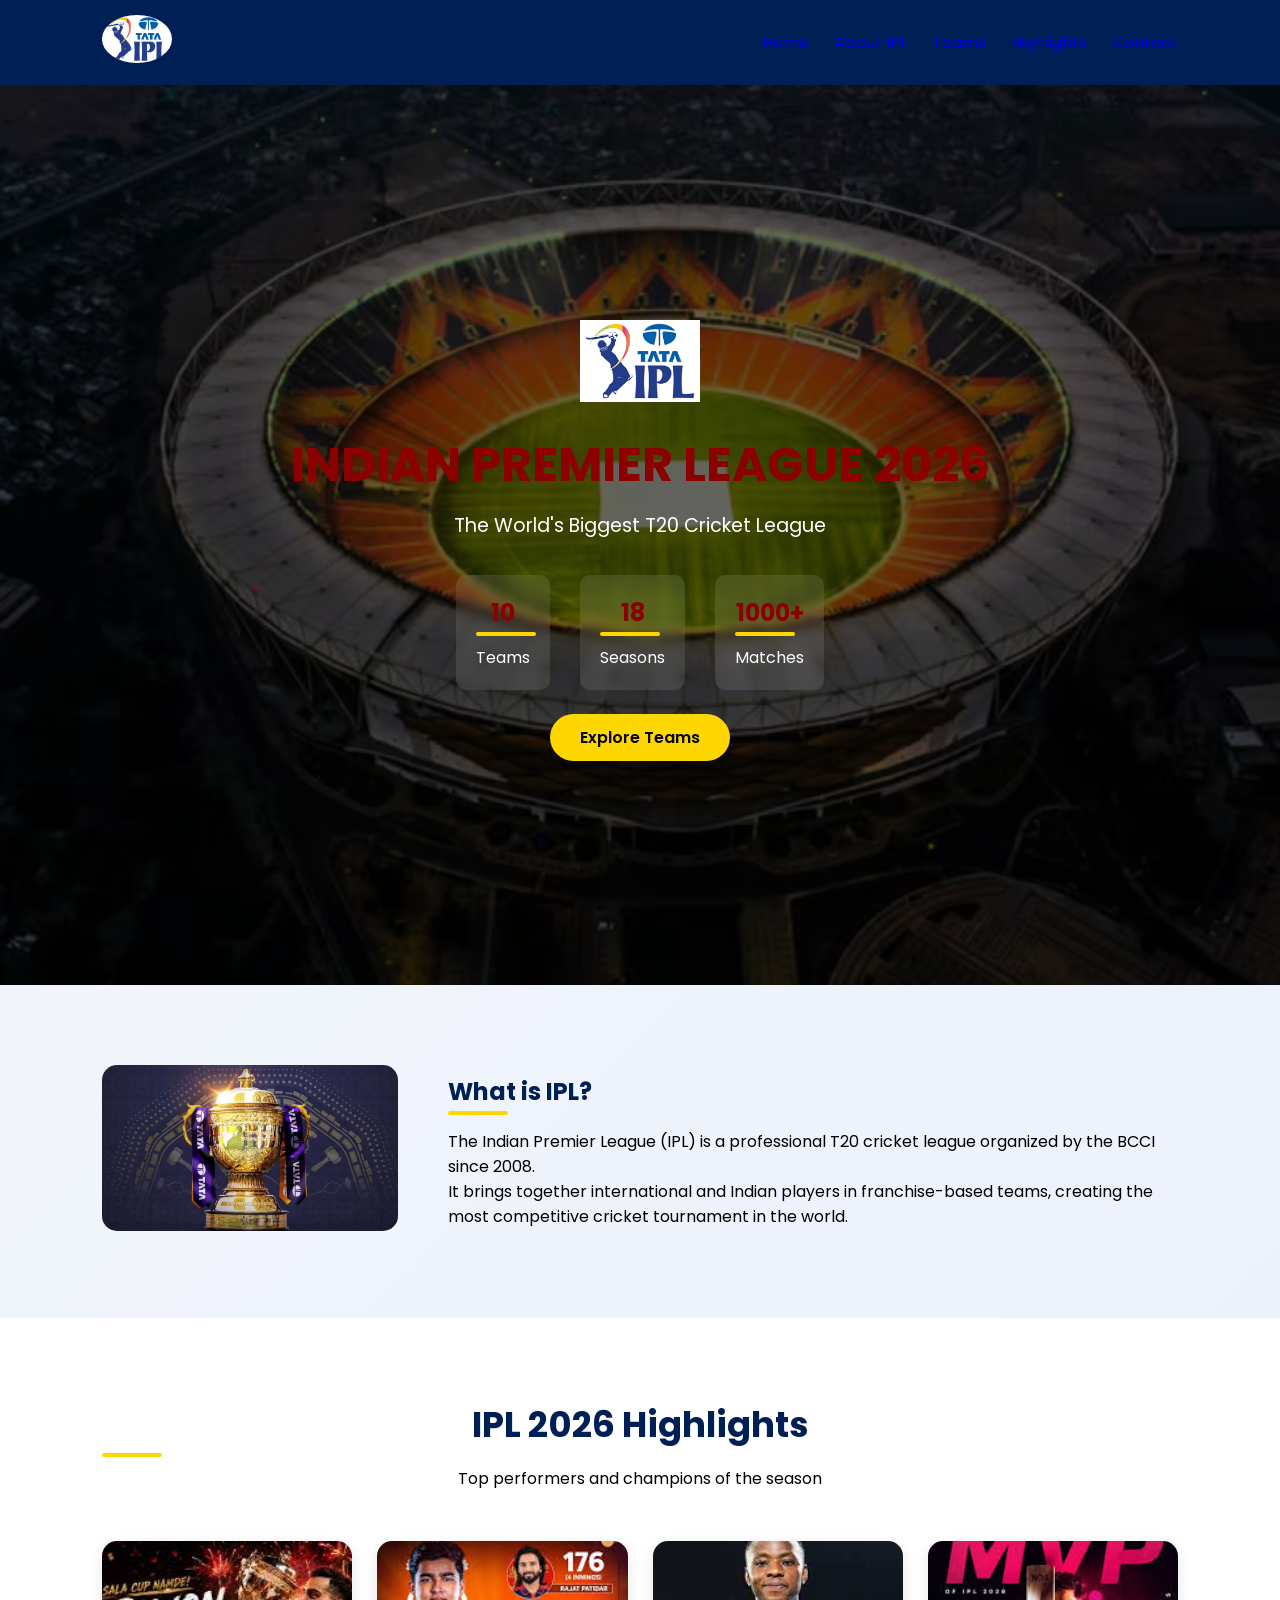
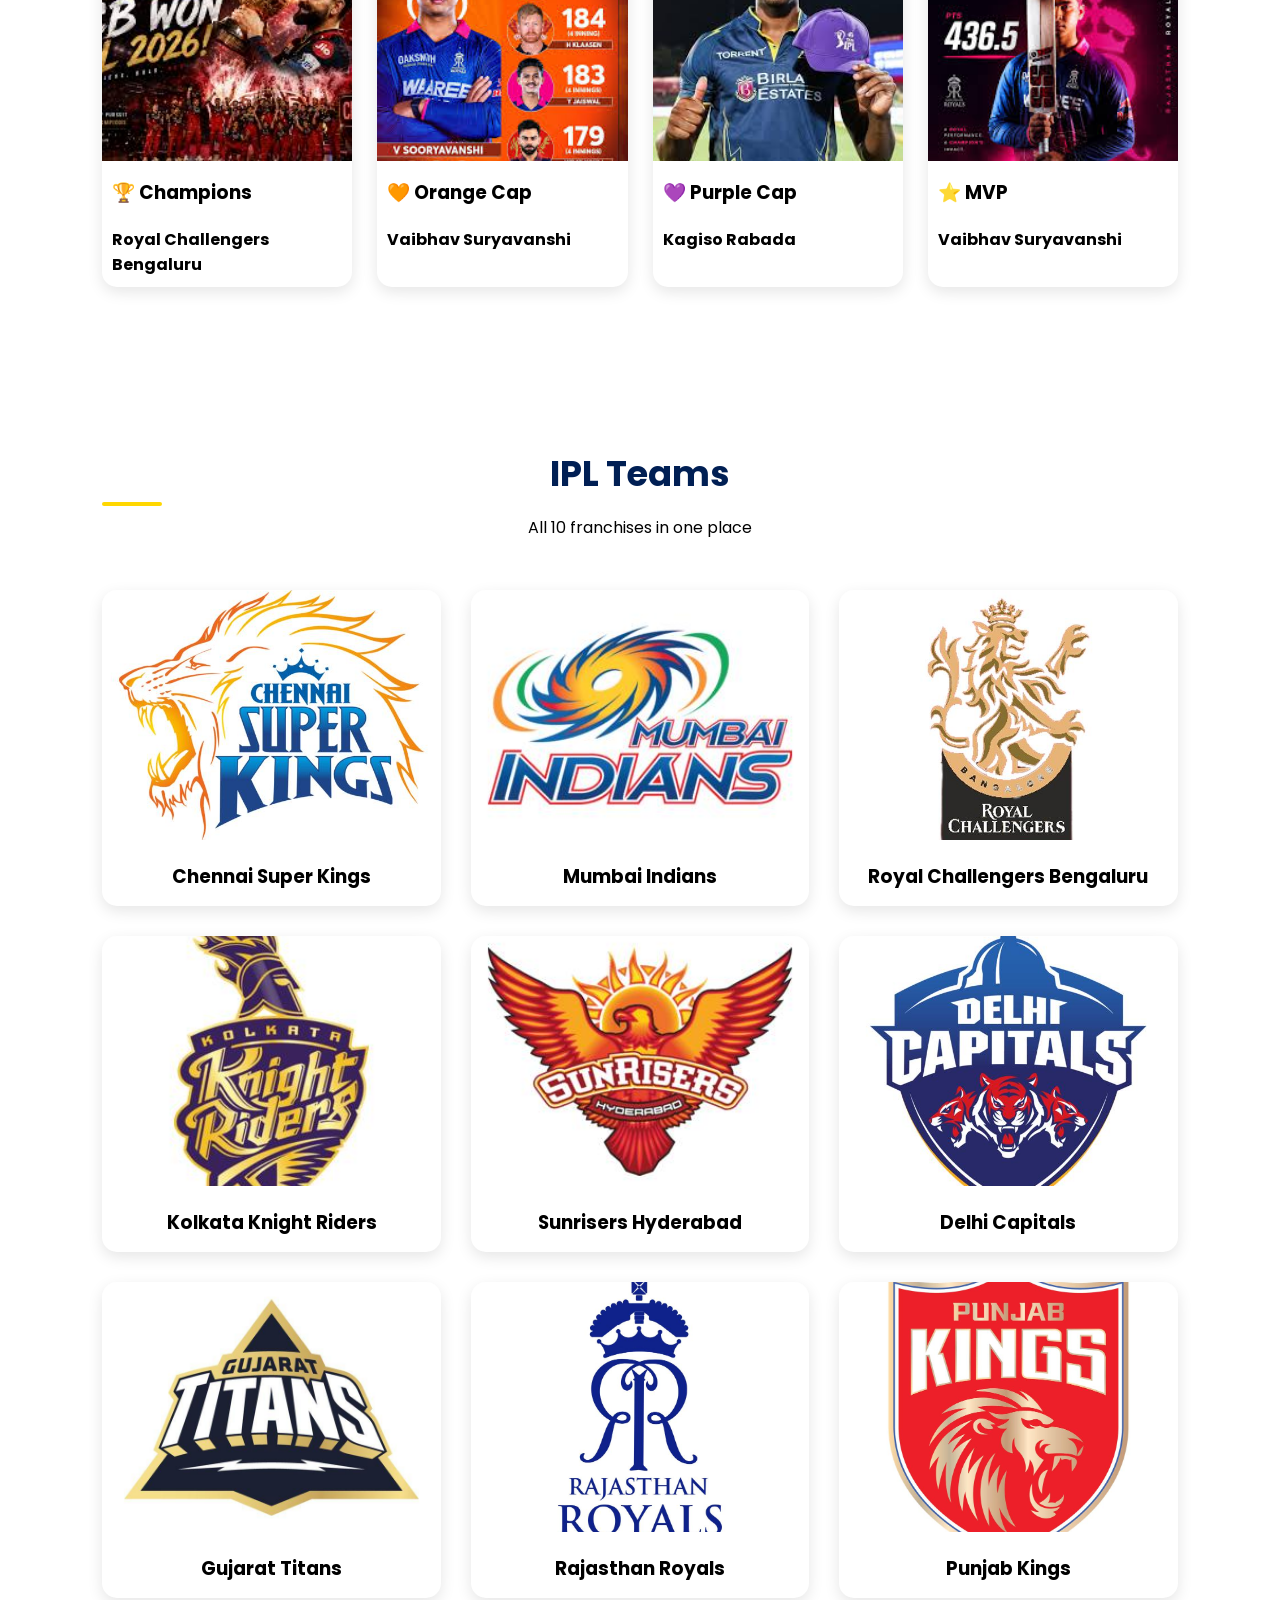
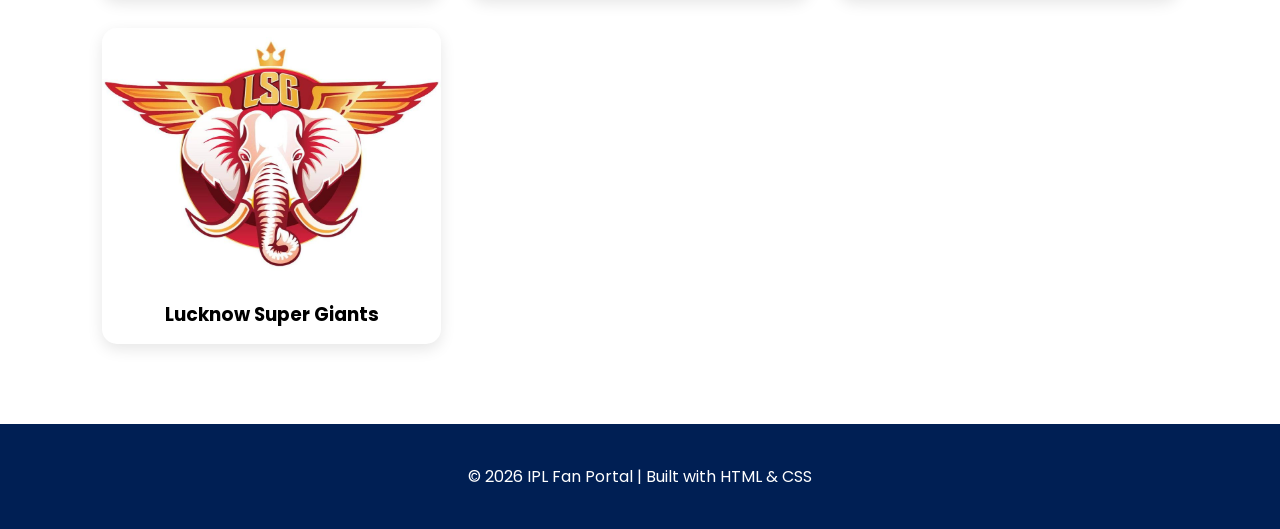
<file: index.html>
<!DOCTYPE html>
<html lang="en">

<head>
    <meta charset="UTF-8">
    <meta name="viewport" content="width=device-width, initial-scale=1.0">
    <title>IPL 2026 | Official Fan Portal</title>

    <!-- Google Font (optional but professional) -->
    <link href="https://fonts.googleapis.com/css2?family=Poppins:wght@300;400;600;700&display=swap" rel="stylesheet">

    <link rel="stylesheet" href="style.css">
</head>

<body>

    <!-- ================= NAVBAR ================= -->
    <header class="navbar">

        <div class="logo">
            <img src="images/ipl-logo.jpg" alt="IPL Logo">
        </div>

        <ul class="nav-links">
            <li><a href="#">Home</a></li>
            <li><a href="#about">About IPL</a></li>
            <li><a href="#teams">Teams</a></li>
            <li><a href="#highlights">Highlights</a></li>
            <li><a href="#footer">Contact</a></li>
        </ul>

    </header>

    <!-- ================= HERO ================= -->
    <section class="hero">

        <div class="hero-content">

            <img src="images/ipl-logo.jpg" alt="IPL Logo" class="hero-logo">

            <h1>INDIAN PREMIER LEAGUE 2026</h1>

            <p>The World's Biggest T20 Cricket League</p>

            <div class="hero-stats">

                <div class="stat">
                    <h2>10</h2>
                    <span>Teams</span>
                </div>

                <div class="stat">
                    <h2>18</h2>
                    <span>Seasons</span>
                </div>

                <div class="stat">
                    <h2>1000+</h2>
                    <span>Matches</span>
                </div>

            </div>

            <a href="#teams" class="hero-btn">Explore Teams</a>

        </div>

    </section>

    <!-- ================= ABOUT ================= -->
    <section id="about" class="about">

        <div class="about-image">
            <img src="images/ipl-trophy.jpg" alt="IPL Trophy">
        </div>

        <div class="about-content">

            <h2>What is IPL?</h2>

            <p>
                The Indian Premier League (IPL) is a professional T20 cricket league
                organized by the BCCI since 2008.
            </p>

            <p>
                It brings together international and Indian players in franchise-based teams,
                creating the most competitive cricket tournament in the world.
            </p>

        </div>

    </section>

    <!-- ================= HIGHLIGHTS ================= -->
    <section id="highlights" class="highlights">

        <div class="section-title">
            <h2>IPL 2026 Highlights</h2>
            <p>Top performers and champions of the season</p>
        </div>

        <div class="highlight-grid">

            <div class="highlight-card">
                <img src="images/champions.jpg" alt="Champions">
                <h3>🏆 Champions</h3>
                <h4>Royal Challengers Bengaluru</h4>
            </div>

            <div class="highlight-card">
                <img src="images/orange-cap.jpg" alt="Orange Cap">
                <h3>🧡 Orange Cap</h3>
                <h4>Vaibhav Suryavanshi</h4>
            </div>

            <div class="highlight-card">
                <img src="images/purple-cap.jpg" alt="Purple Cap">
                <h3>💜 Purple Cap</h3>
                <h4>Kagiso Rabada</h4>
            </div>

            <div class="highlight-card">
                <img src="images/mvp.jpg" alt="MVP">
                <h3>⭐ MVP</h3>
                <h4>Vaibhav Suryavanshi</h4>
            </div>

        </div>

    </section>

    <!-- ================= TEAMS ================= -->
    <section id="teams" class="teams">

        <div class="section-title">
            <h2>IPL Teams</h2>
            <p>All 10 franchises in one place</p>
        </div>

        <div class="teams-grid">

            <a href="csk.html" class="team-card">
                <img src="images/csk.jpg" alt="CSK">
                <h3>Chennai Super Kings</h3>
            </a>

            <a href="mi.html" class="team-card">
                <img src="images/mi.jpg" alt="MI">
                <h3>Mumbai Indians</h3>
            </a>

            <a href="rcb.html" class="team-card">
                <img src="images/my rcb.jpg" alt="RCB">
                <h3>Royal Challengers Bengaluru</h3>
            </a>

            <a href="kkr.html" class="team-card">
                <img src="images/kkr.jpg" alt="KKR">
                <h3>Kolkata Knight Riders</h3>
            </a>

            <a href="srh.html" class="team-card">
                <img src="images/srh.jpg" alt="SRH">
                <h3>Sunrisers Hyderabad</h3>
            </a>

            <a href="dc.html" class="team-card">
                <img src="images/dc.jpg" alt="DC">
                <h3>Delhi Capitals</h3>
            </a>

            <a href="gt.html" class="team-card">
                <img src="images/gt.jpg" alt="GT">
                <h3>Gujarat Titans</h3>
            </a>

            <a href="rr.html" class="team-card">
                <img src="images/rr.jpg" alt="RR">
                <h3>Rajasthan Royals</h3>
            </a>

            <a href="pbks.html" class="team-card">
                <img src="images/pan.jpg" alt="PBKS">
                <h3>Punjab Kings</h3>
            </a>

            <a href="lsg.html" class="team-card">
                <img src="images/lsg.jpg" alt="LSG">
                <h3>Lucknow Super Giants</h3>
            </a>

        </div>

    </section>

    <!-- ================= FOOTER ================= -->
    <footer id="footer">

        <p>© 2026 IPL Fan Portal | Built with HTML & CSS</p>

    </footer>

</body>

</html>
</file>
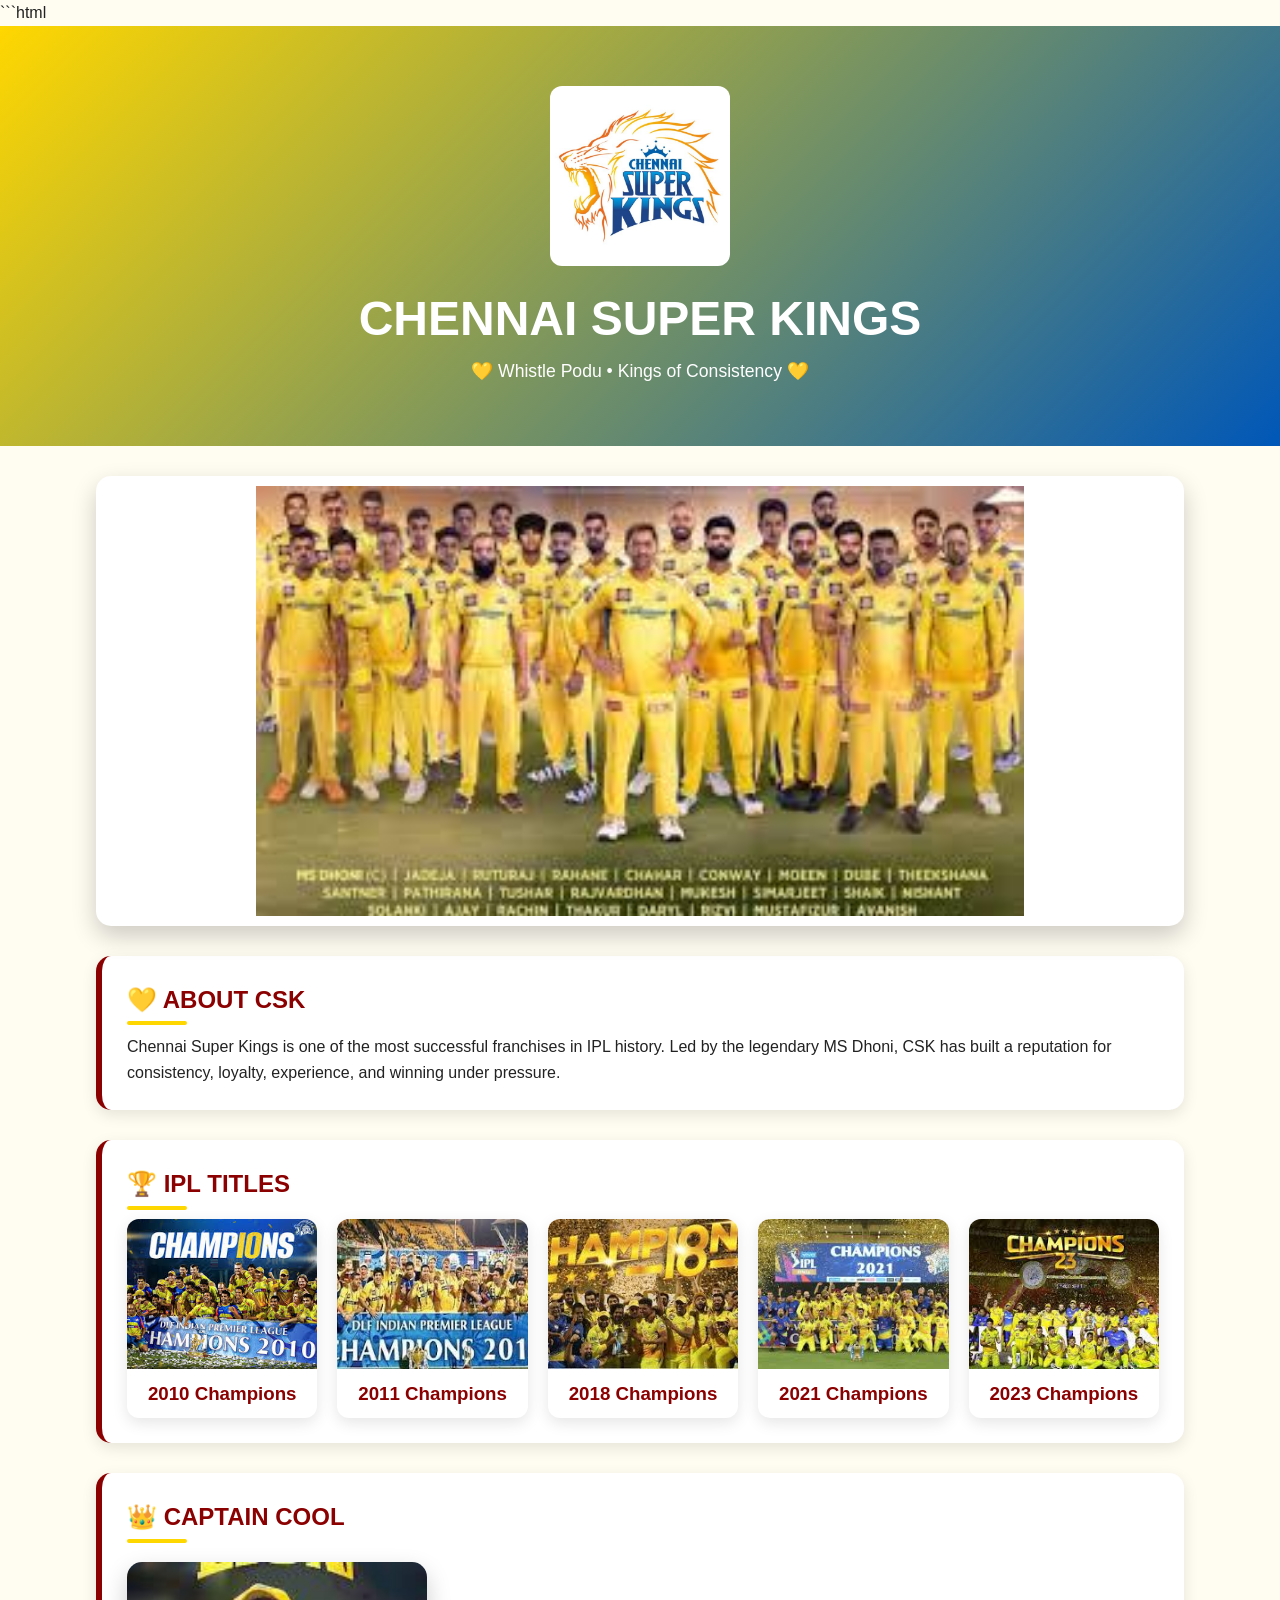
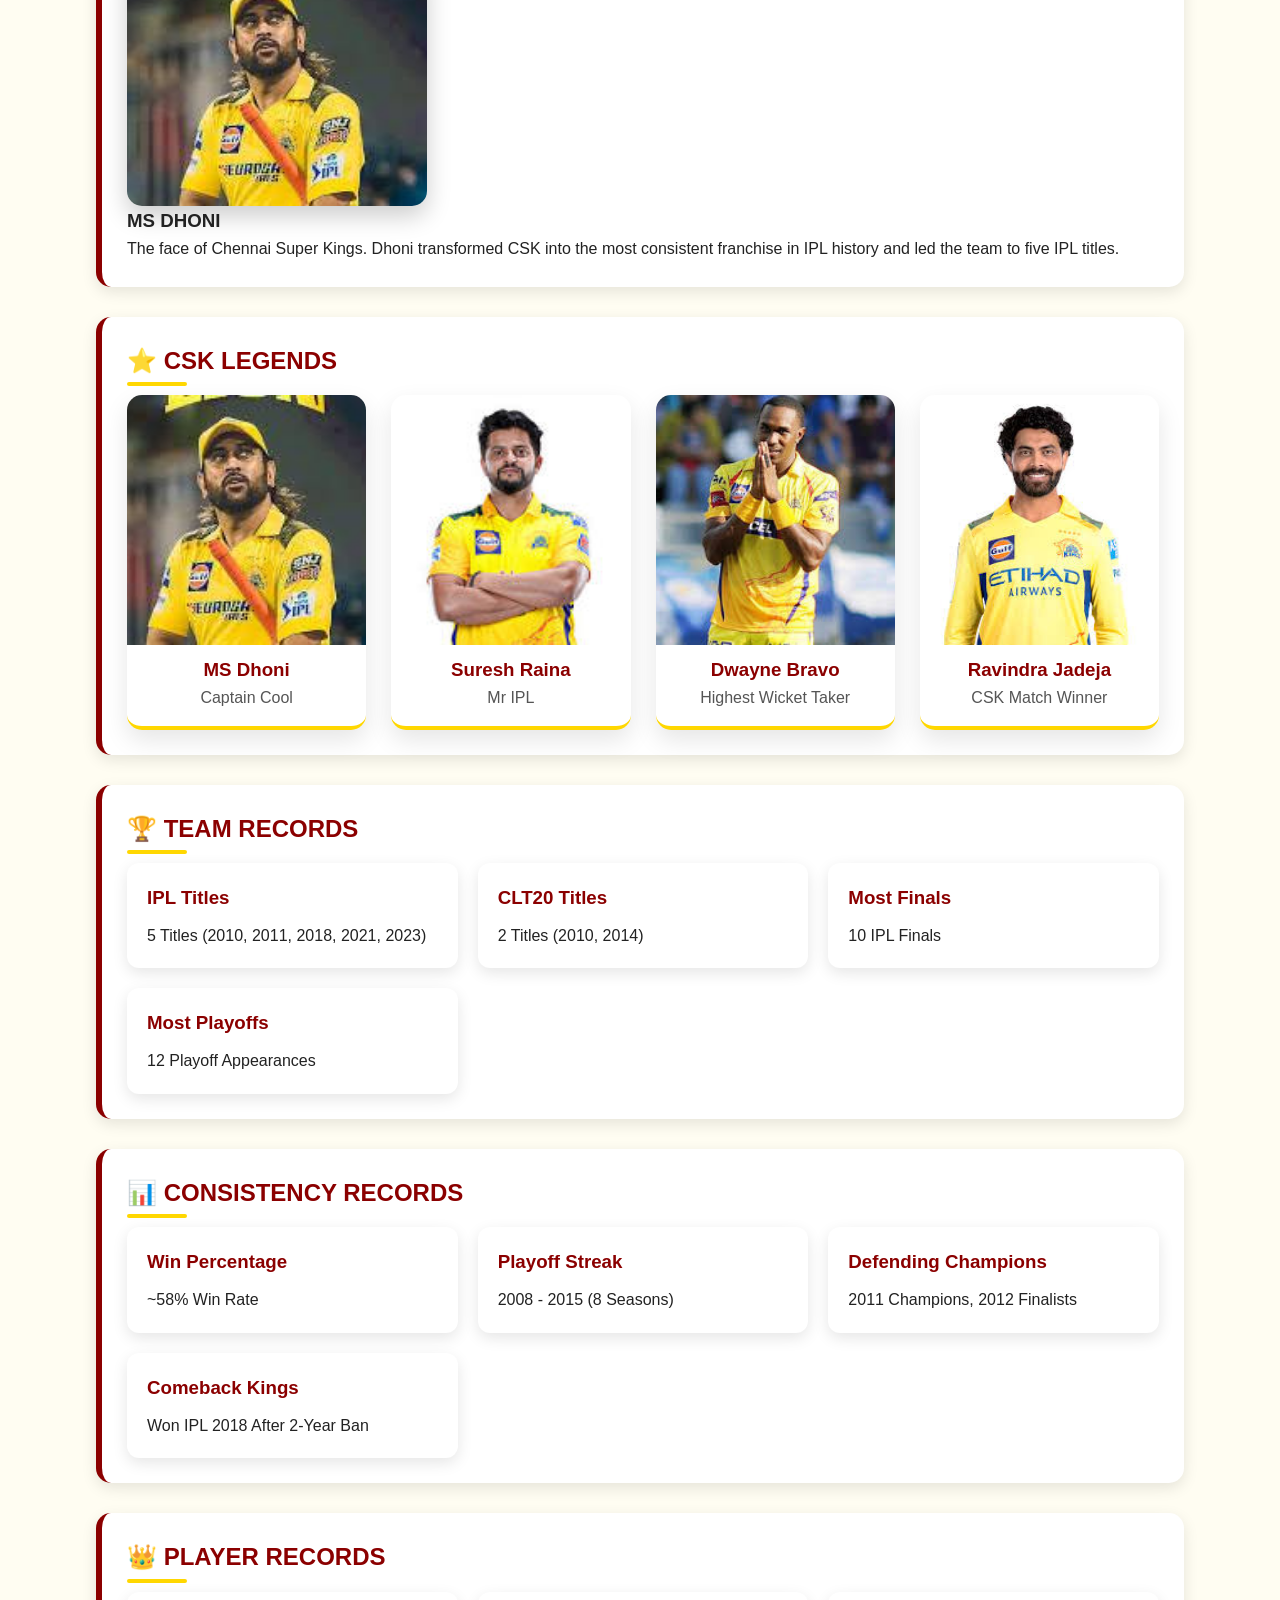
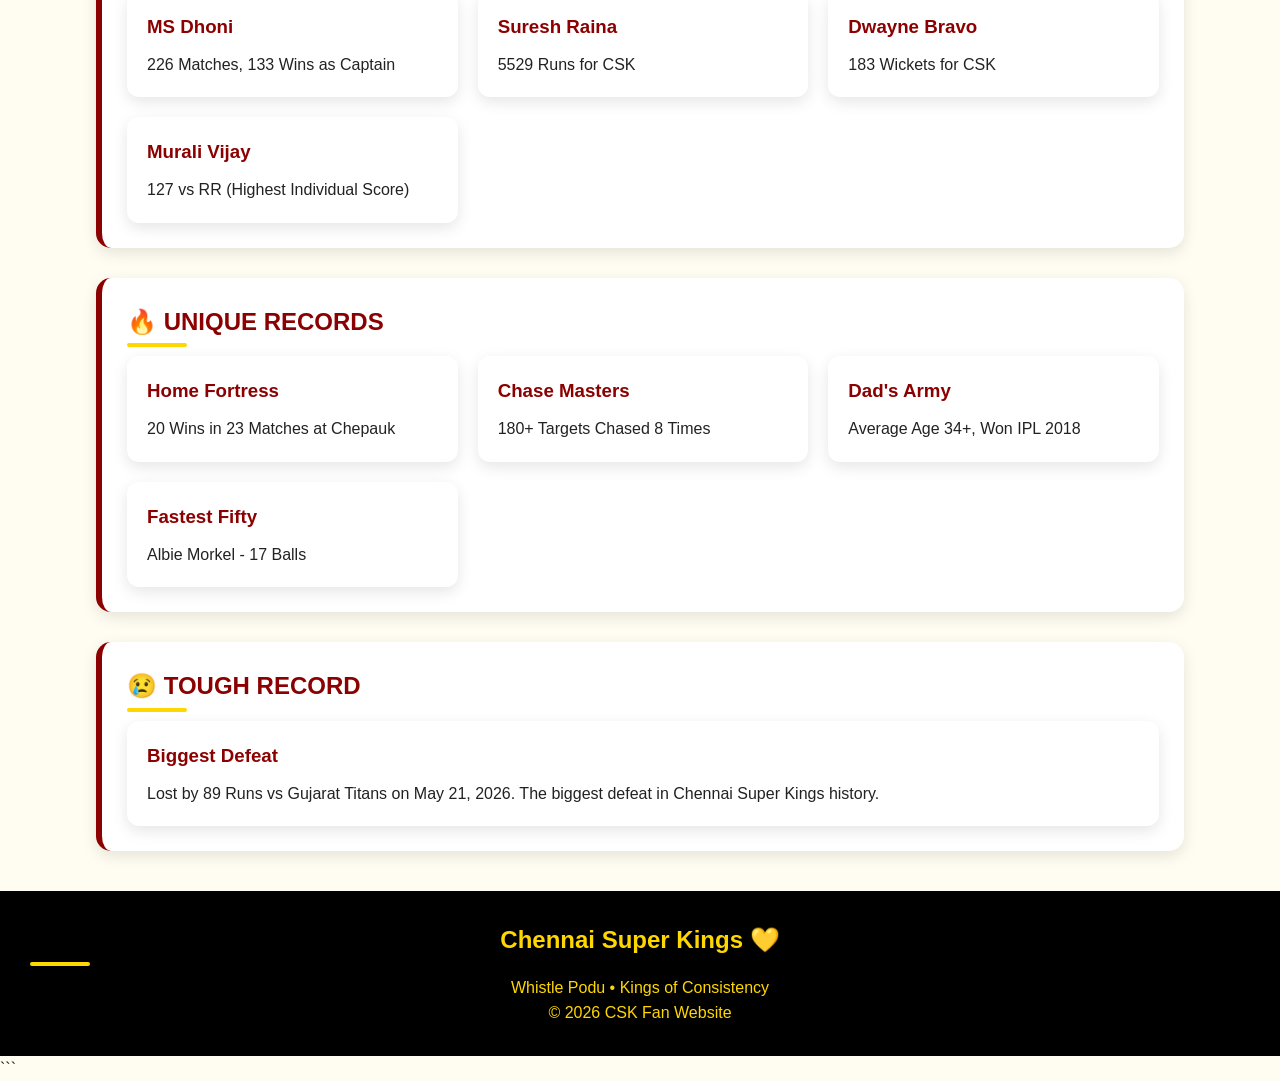
<file: csk.html>
```html
<!DOCTYPE html>
<html lang="en">

<head>
    <meta charset="UTF-8">
    <meta name="viewport" content="width=device-width, initial-scale=1.0">
    <title>Chennai Super Kings</title>

    <link rel="stylesheet" href="style.css">
</head>

<body class="csk-body">

    <!-- HERO SECTION -->
    <section class="csk-hero">

        <img src="images/csk.jpg" class="main-logo" alt="CSK Logo">

        <h1>CHENNAI SUPER KINGS</h1>

        <p>💛 Whistle Podu • Kings of Consistency 💛</p>

    </section>

    <!-- TEAM IMAGE -->
    <section class="team-image-section">

        <img src="images/cskteam.png" class="team-photo" alt="CSK Team">

    </section>

    <!-- ABOUT -->
    <section class="content-box">

        <h2>💛 ABOUT CSK</h2>

        <p>
            Chennai Super Kings is one of the most successful franchises in IPL history.
            Led by the legendary MS Dhoni, CSK has built a reputation for consistency,
            loyalty, experience, and winning under pressure.
        </p>

    </section>

    <!-- TROPHIES -->
    <section class="content-box">

        <h2>🏆 IPL TITLES</h2>

        <div class="trophy-container">

            <div class="trophy-card">
                <img src="images/2010.jpg" alt="">
                <h3>2010 Champions</h3>
            </div>

            <div class="trophy-card">
                <img src="images/2011.jpg" alt="">
                <h3>2011 Champions</h3>
            </div>

            <div class="trophy-card">
                <img src="images/2018.jpg" alt="">
                <h3>2018 Champions</h3>
            </div>

            <div class="trophy-card">
                <img src="images/2021.jpg" alt="">
                <h3>2021 Champions</h3>
            </div>

            <div class="trophy-card">
                <img src="images/2023.jpg" alt="">
                <h3>2023 Champions</h3>
            </div>

        </div>

    </section>

    <!-- CAPTAIN -->
    <section class="content-box">

        <h2>👑 CAPTAIN COOL</h2>

        <img src="images/dhoni.jpg" class="captain-img" alt="MS Dhoni">

        <h3>MS DHONI</h3>

        <p>
            The face of Chennai Super Kings. Dhoni transformed CSK into the most
            consistent franchise in IPL history and led the team to five IPL titles.
        </p>

    </section>

    <!-- LEGENDS -->
    <section class="content-box">

        <h2>⭐ CSK LEGENDS</h2>

        <div class="players-container">

            <div class="player-card">
                <img src="images/dhoni.jpg" alt="">
                <h3>MS Dhoni</h3>
                <p>Captain Cool</p>
            </div>

            <div class="player-card">
                <img src="images/raina.jpg" alt="">
                <h3>Suresh Raina</h3>
                <p>Mr IPL</p>
            </div>

            <div class="player-card">
                <img src="images/bravo.jpg" alt="">
                <h3>Dwayne Bravo</h3>
                <p>Highest Wicket Taker</p>
            </div>

            <div class="player-card">
                <img src="images/jadeja.jpg" alt="">
                <h3>Ravindra Jadeja</h3>
                <p>CSK Match Winner</p>
            </div>

        </div>

    </section>

    <!-- TEAM RECORDS -->
    <section class="content-box">

        <h2>🏆 TEAM RECORDS</h2>

        <div class="records-container">

            <div class="record-card">
                <h3>IPL Titles</h3>
                <p>5 Titles (2010, 2011, 2018, 2021, 2023)</p>
            </div>

            <div class="record-card">
                <h3>CLT20 Titles</h3>
                <p>2 Titles (2010, 2014)</p>
            </div>

            <div class="record-card">
                <h3>Most Finals</h3>
                <p>10 IPL Finals</p>
            </div>

            <div class="record-card">
                <h3>Most Playoffs</h3>
                <p>12 Playoff Appearances</p>
            </div>

        </div>

    </section>

    <!-- CONSISTENCY RECORDS -->
    <section class="content-box">

        <h2>📊 CONSISTENCY RECORDS</h2>

        <div class="records-container">

            <div class="record-card">
                <h3>Win Percentage</h3>
                <p>~58% Win Rate</p>
            </div>

            <div class="record-card">
                <h3>Playoff Streak</h3>
                <p>2008 - 2015 (8 Seasons)</p>
            </div>

            <div class="record-card">
                <h3>Defending Champions</h3>
                <p>2011 Champions, 2012 Finalists</p>
            </div>

            <div class="record-card">
                <h3>Comeback Kings</h3>
                <p>Won IPL 2018 After 2-Year Ban</p>
            </div>

        </div>

    </section>

    <!-- PLAYER RECORDS -->
    <section class="content-box">

        <h2>👑 PLAYER RECORDS</h2>

        <div class="records-container">

            <div class="record-card">
                <h3>MS Dhoni</h3>
                <p>226 Matches, 133 Wins as Captain</p>
            </div>

            <div class="record-card">
                <h3>Suresh Raina</h3>
                <p>5529 Runs for CSK</p>
            </div>

            <div class="record-card">
                <h3>Dwayne Bravo</h3>
                <p>183 Wickets for CSK</p>
            </div>

            <div class="record-card">
                <h3>Murali Vijay</h3>
                <p>127 vs RR (Highest Individual Score)</p>
            </div>

        </div>

    </section>

    <!-- UNIQUE RECORDS -->
    <section class="content-box">

        <h2>🔥 UNIQUE RECORDS</h2>

        <div class="records-container">

            <div class="record-card">
                <h3>Home Fortress</h3>
                <p>20 Wins in 23 Matches at Chepauk</p>
            </div>

            <div class="record-card">
                <h3>Chase Masters</h3>
                <p>180+ Targets Chased 8 Times</p>
            </div>

            <div class="record-card">
                <h3>Dad's Army</h3>
                <p>Average Age 34+, Won IPL 2018</p>
            </div>

            <div class="record-card">
                <h3>Fastest Fifty</h3>
                <p>Albie Morkel - 17 Balls</p>
            </div>

        </div>

    </section>

    <!-- PAINFUL RECORD -->
    <section class="content-box">

        <h2>😢 TOUGH RECORD</h2>

        <div class="record-card">

            <h3>Biggest Defeat</h3>

            <p>
                Lost by 89 Runs vs Gujarat Titans on May 21, 2026.
                The biggest defeat in Chennai Super Kings history.
            </p>

        </div>

    </section>

    <!-- FOOTER -->
    <footer class="footer">

        <h2>Chennai Super Kings 💛</h2>

        <p>Whistle Podu • Kings of Consistency</p>

        <p>© 2026 CSK Fan Website</p>

    </footer>

</body>

</html>
```
</file>
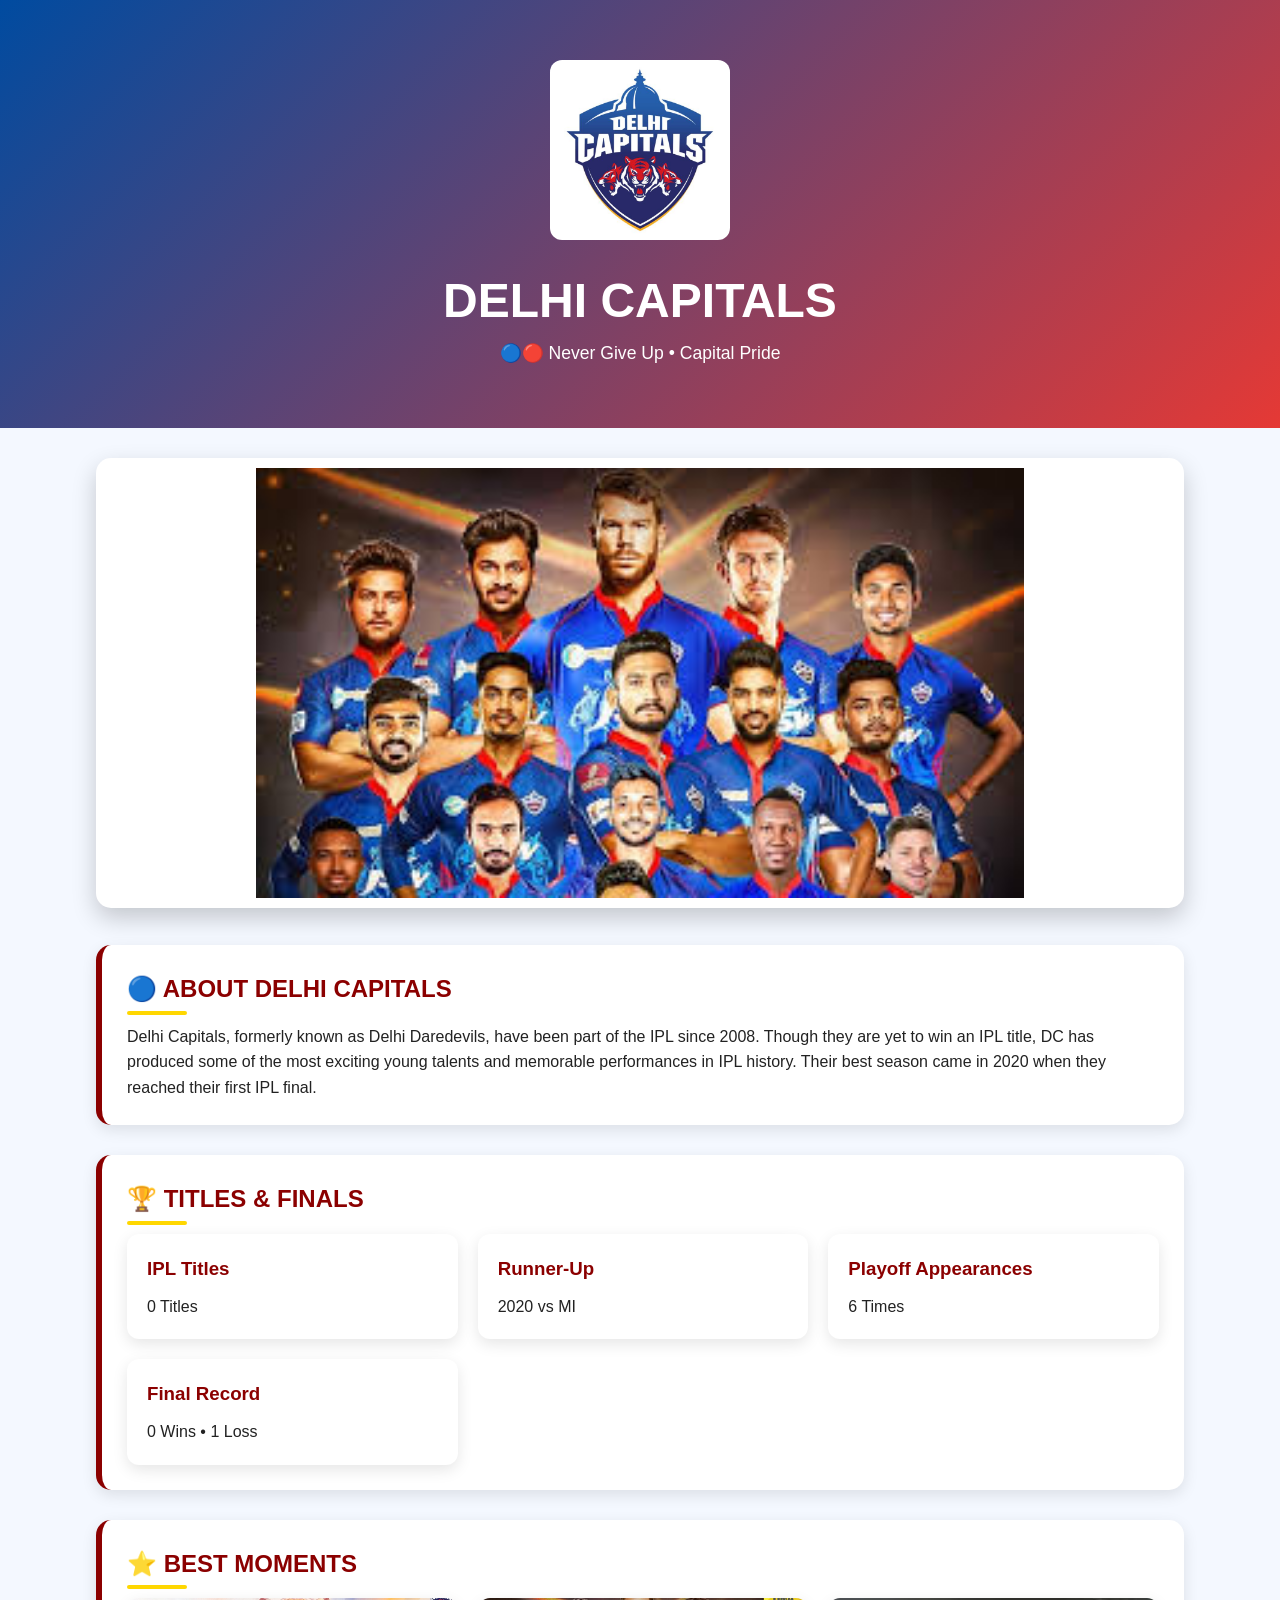
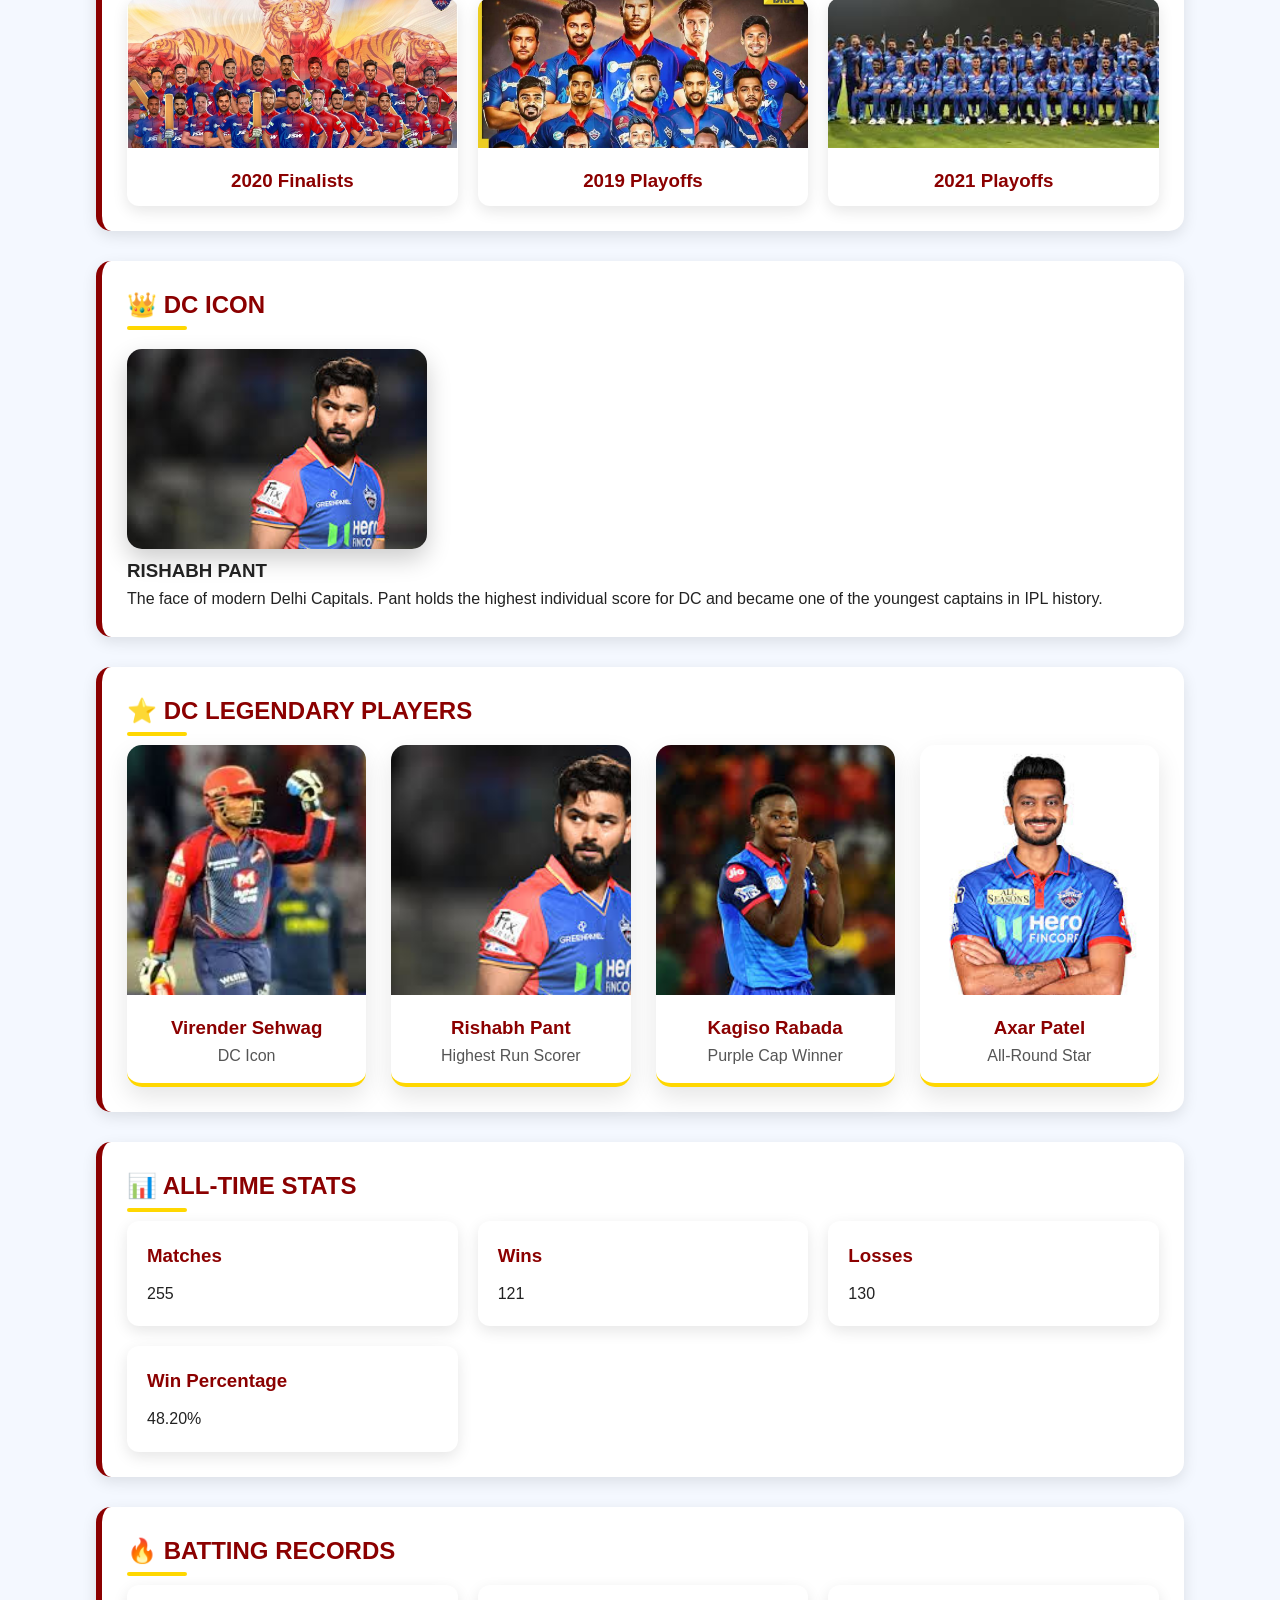
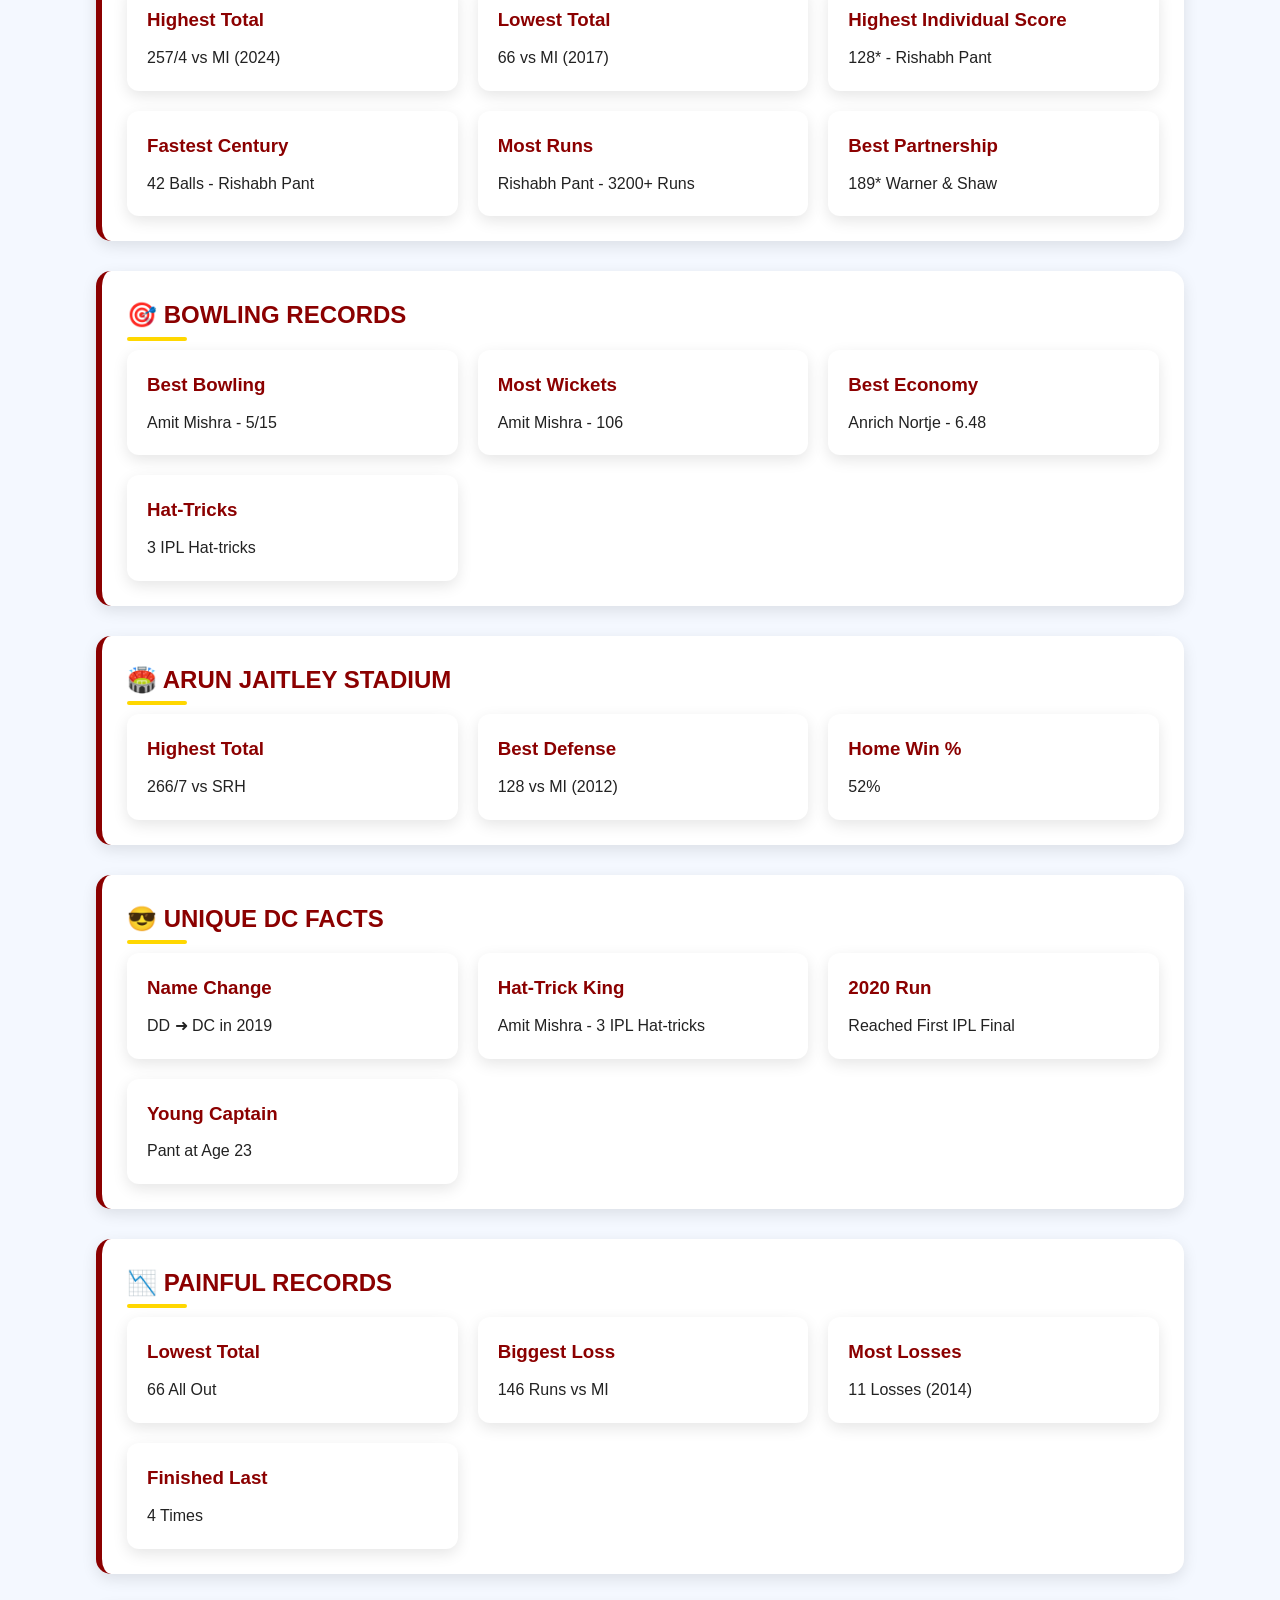
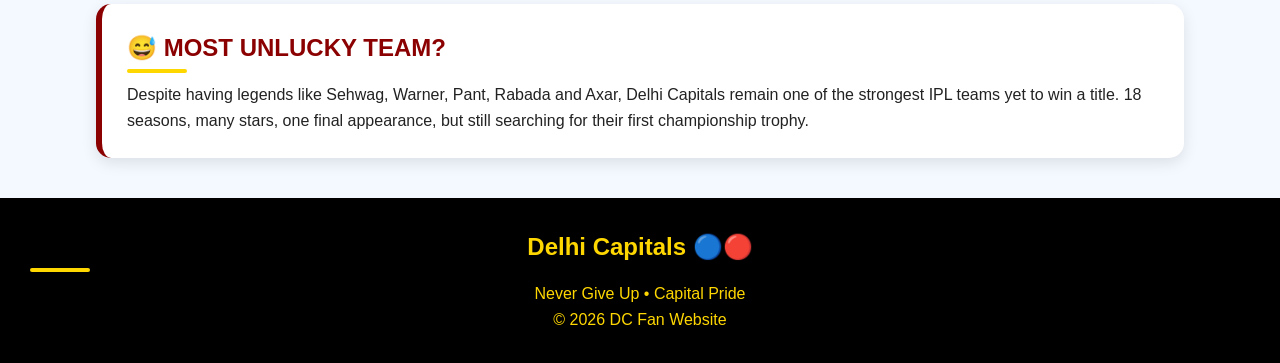
<file: dc.html>
<!DOCTYPE html>
<html lang="en">

<head>
    <meta charset="UTF-8">
    <meta name="viewport" content="width=device-width, initial-scale=1.0">
    <title>Delhi Capitals</title>

    <link rel="stylesheet" href="style.css">
</head>

<body class="dc-body">

    <!-- HERO SECTION -->
    <section class="dc-hero">

        <img src="images/dc.jpg" class="main-logo" alt="DC Logo">

        <h1>DELHI CAPITALS</h1>

        <p>🔵🔴 Never Give Up • Capital Pride</p>

    </section>

    <!-- TEAM IMAGE -->
    <section class="team-image-section">

        <img src="images/dcteam.jpg" class="team-photo" alt="DC Team">

    </section>

    <!-- ABOUT -->
    <section class="content-box">

        <h2>🔵 ABOUT DELHI CAPITALS</h2>

        <p>
            Delhi Capitals, formerly known as Delhi Daredevils, have been part of the IPL
            since 2008. Though they are yet to win an IPL title, DC has produced some of the
            most exciting young talents and memorable performances in IPL history.
            Their best season came in 2020 when they reached their first IPL final.
        </p>

    </section>

    <!-- TITLES -->
    <section class="content-box">

        <h2>🏆 TITLES & FINALS</h2>

        <div class="records-container">

            <div class="record-card">
                <h3>IPL Titles</h3>
                <p>0 Titles</p>
            </div>

            <div class="record-card">
                <h3>Runner-Up</h3>
                <p>2020 vs MI</p>
            </div>

            <div class="record-card">
                <h3>Playoff Appearances</h3>
                <p>6 Times</p>
            </div>

            <div class="record-card">
                <h3>Final Record</h3>
                <p>0 Wins • 1 Loss</p>
            </div>

        </div>

    </section>

    <!-- CHAMPIONS MOMENTS -->
    <section class="content-box">

        <h2>⭐ BEST MOMENTS</h2>

        <div class="trophy-container">

            <div class="trophy-card">
                <img src="images/dc2020.jpg" alt="">
                <h3>2020 Finalists</h3>
            </div>

            <div class="trophy-card">
                <img src="images/dc2019.jpg" alt="">
                <h3>2019 Playoffs</h3>
            </div>

            <div class="trophy-card">
                <img src="images/dc2021.jpg" alt="">
                <h3>2021 Playoffs</h3>
            </div>

        </div>

    </section>

    <!-- CAPTAIN -->
    <section class="content-box">

        <h2>👑 DC ICON</h2>

        <img src="images/pant.jpg" class="captain-img" alt="Rishabh Pant">

        <h3>RISHABH PANT</h3>

        <p>
            The face of modern Delhi Capitals. Pant holds the highest individual score
            for DC and became one of the youngest captains in IPL history.
        </p>

    </section>

    <!-- LEGENDS -->
    <section class="content-box">

        <h2>⭐ DC LEGENDARY PLAYERS</h2>

        <div class="players-container">

            <div class="player-card">
                <img src="images/sehwag.jpg" alt="">
                <h3>Virender Sehwag</h3>
                <p>DC Icon</p>
            </div>

            <div class="player-card">
                <img src="images/pant.jpg" alt="">
                <h3>Rishabh Pant</h3>
                <p>Highest Run Scorer</p>
            </div>

            <div class="player-card">
                <img src="images/rabada.jpg" alt="">
                <h3>Kagiso Rabada</h3>
                <p>Purple Cap Winner</p>
            </div>

            <div class="player-card">
                <img src="images/axar.jpg" alt="">
                <h3>Axar Patel</h3>
                <p>All-Round Star</p>
            </div>

        </div>

    </section>

    <!-- ALL TIME STATS -->
    <section class="content-box">

        <h2>📊 ALL-TIME STATS</h2>

        <div class="records-container">

            <div class="record-card">
                <h3>Matches</h3>
                <p>255</p>
            </div>

            <div class="record-card">
                <h3>Wins</h3>
                <p>121</p>
            </div>

            <div class="record-card">
                <h3>Losses</h3>
                <p>130</p>
            </div>

            <div class="record-card">
                <h3>Win Percentage</h3>
                <p>48.20%</p>
            </div>

        </div>

    </section>

    <!-- BATTING RECORDS -->
    <section class="content-box">

        <h2>🔥 BATTING RECORDS</h2>

        <div class="records-container">

            <div class="record-card">
                <h3>Highest Total</h3>
                <p>257/4 vs MI (2024)</p>
            </div>

            <div class="record-card">
                <h3>Lowest Total</h3>
                <p>66 vs MI (2017)</p>
            </div>

            <div class="record-card">
                <h3>Highest Individual Score</h3>
                <p>128* - Rishabh Pant</p>
            </div>

            <div class="record-card">
                <h3>Fastest Century</h3>
                <p>42 Balls - Rishabh Pant</p>
            </div>

            <div class="record-card">
                <h3>Most Runs</h3>
                <p>Rishabh Pant - 3200+ Runs</p>
            </div>

            <div class="record-card">
                <h3>Best Partnership</h3>
                <p>189* Warner & Shaw</p>
            </div>

        </div>

    </section>

    <!-- BOWLING RECORDS -->
    <section class="content-box">

        <h2>🎯 BOWLING RECORDS</h2>

        <div class="records-container">

            <div class="record-card">
                <h3>Best Bowling</h3>
                <p>Amit Mishra - 5/15</p>
            </div>

            <div class="record-card">
                <h3>Most Wickets</h3>
                <p>Amit Mishra - 106</p>
            </div>

            <div class="record-card">
                <h3>Best Economy</h3>
                <p>Anrich Nortje - 6.48</p>
            </div>

            <div class="record-card">
                <h3>Hat-Tricks</h3>
                <p>3 IPL Hat-tricks</p>
            </div>

        </div>

    </section>

    <!-- STADIUM -->
    <section class="content-box">

        <h2>🏟️ ARUN JAITLEY STADIUM</h2>

        <div class="records-container">

            <div class="record-card">
                <h3>Highest Total</h3>
                <p>266/7 vs SRH</p>
            </div>

            <div class="record-card">
                <h3>Best Defense</h3>
                <p>128 vs MI (2012)</p>
            </div>

            <div class="record-card">
                <h3>Home Win %</h3>
                <p>52%</p>
            </div>

        </div>

    </section>

    <!-- UNIQUE FACTS -->
    <section class="content-box">

        <h2>😎 UNIQUE DC FACTS</h2>

        <div class="records-container">

            <div class="record-card">
                <h3>Name Change</h3>
                <p>DD ➜ DC in 2019</p>
            </div>

            <div class="record-card">
                <h3>Hat-Trick King</h3>
                <p>Amit Mishra - 3 IPL Hat-tricks</p>
            </div>

            <div class="record-card">
                <h3>2020 Run</h3>
                <p>Reached First IPL Final</p>
            </div>

            <div class="record-card">
                <h3>Young Captain</h3>
                <p>Pant at Age 23</p>
            </div>

        </div>

    </section>

    <!-- PAINFUL RECORDS -->
    <section class="content-box">

        <h2>📉 PAINFUL RECORDS</h2>

        <div class="records-container">

            <div class="record-card">
                <h3>Lowest Total</h3>
                <p>66 All Out</p>
            </div>

            <div class="record-card">
                <h3>Biggest Loss</h3>
                <p>146 Runs vs MI</p>
            </div>

            <div class="record-card">
                <h3>Most Losses</h3>
                <p>11 Losses (2014)</p>
            </div>

            <div class="record-card">
                <h3>Finished Last</h3>
                <p>4 Times</p>
            </div>

        </div>

    </section>

    <!-- UNLUCKY TEAM -->
    <section class="content-box">

        <h2>😅 MOST UNLUCKY TEAM?</h2>

        <p>
            Despite having legends like Sehwag, Warner, Pant, Rabada and Axar,
            Delhi Capitals remain one of the strongest IPL teams yet to win a title.
            18 seasons, many stars, one final appearance, but still searching for
            their first championship trophy.
        </p>

    </section>

    <!-- FOOTER -->
    <footer class="footer">

        <h2>Delhi Capitals 🔵🔴</h2>

        <p>Never Give Up • Capital Pride</p>

        <p>© 2026 DC Fan Website</p>

    </footer>

</body>

</html>
</file>
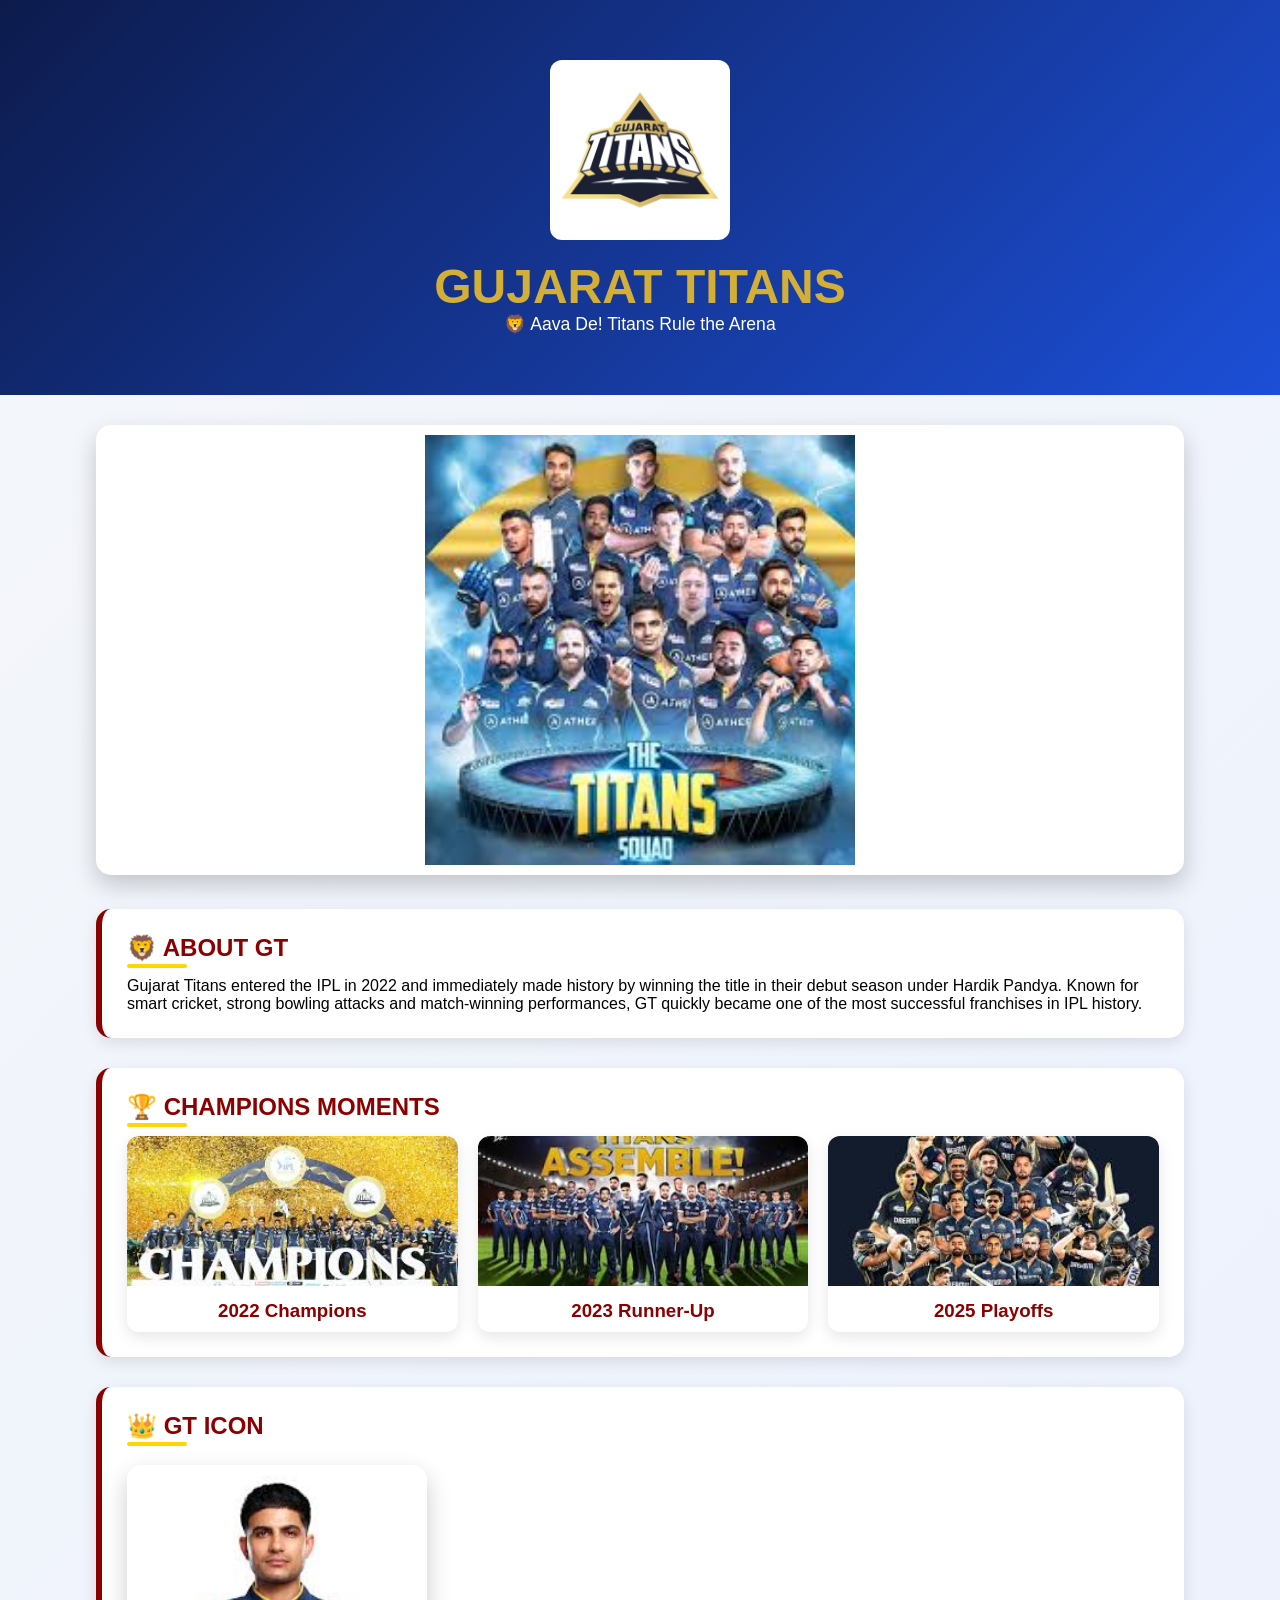
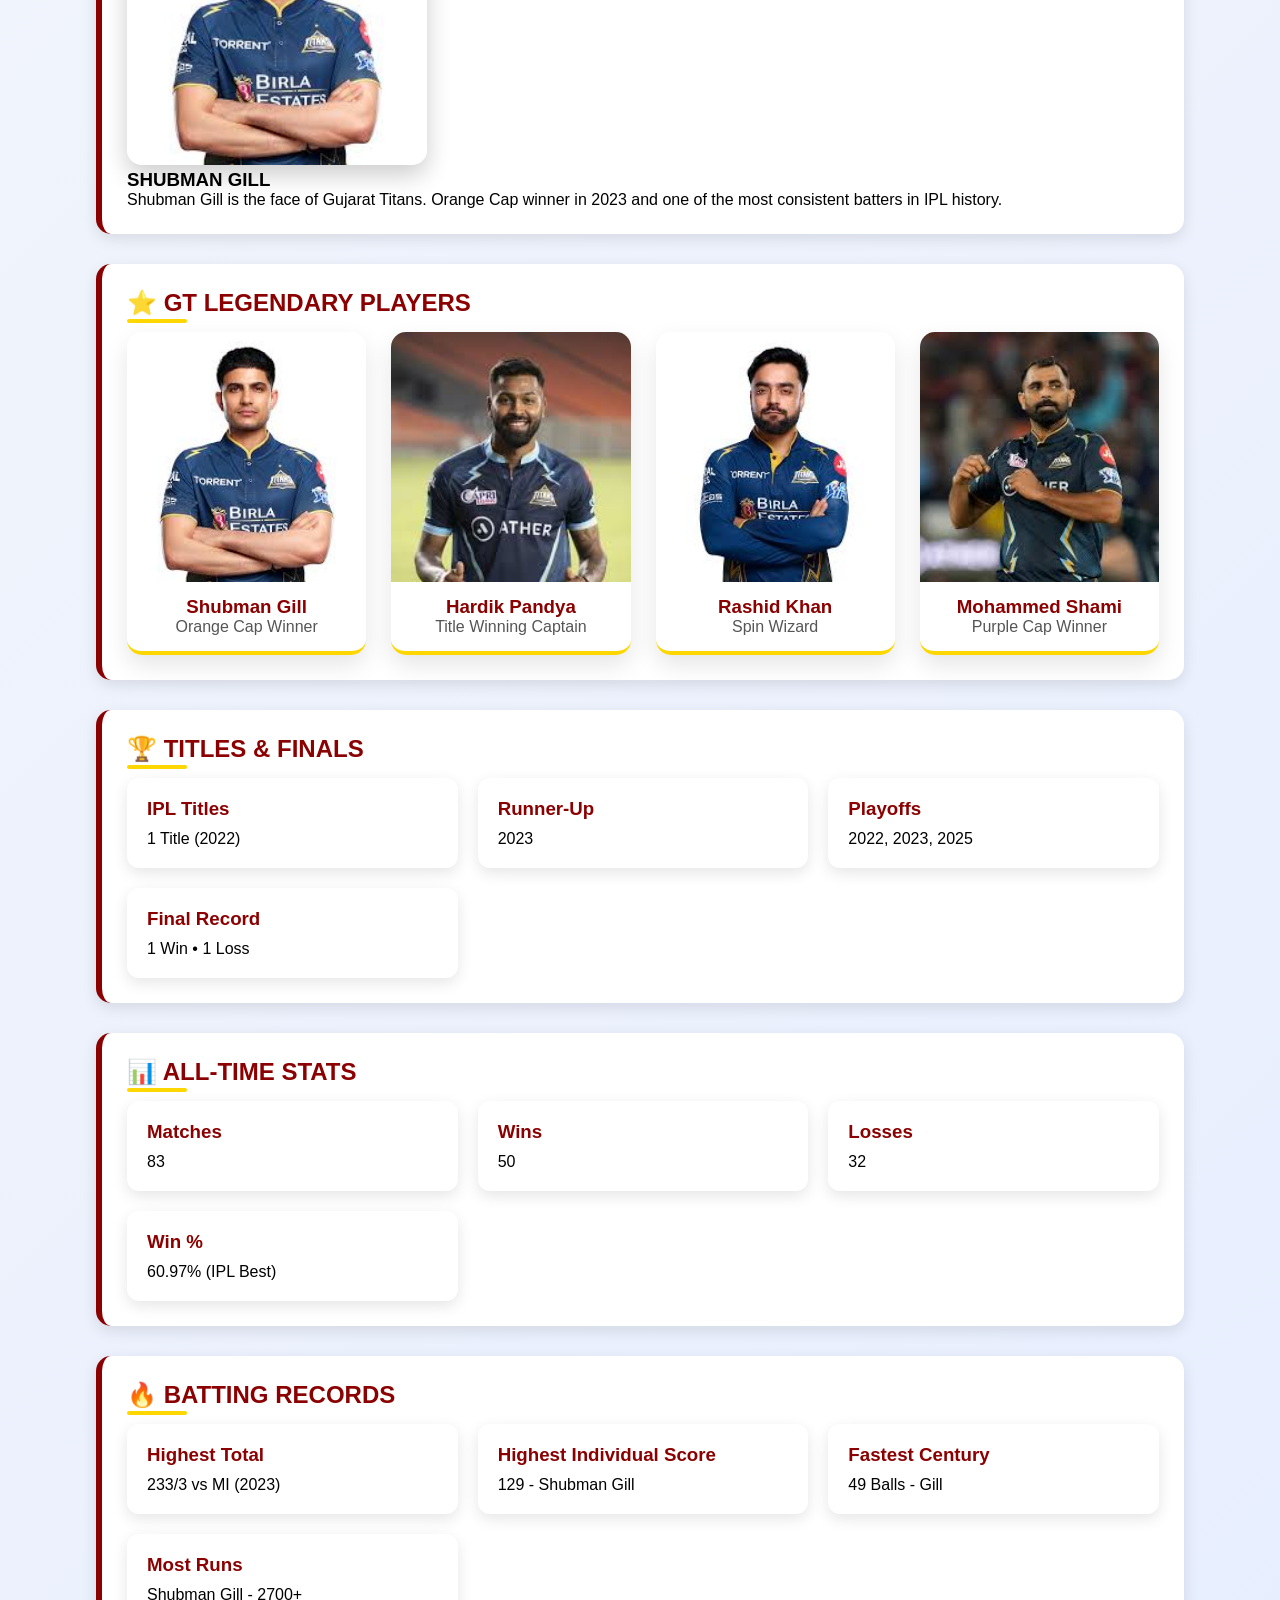
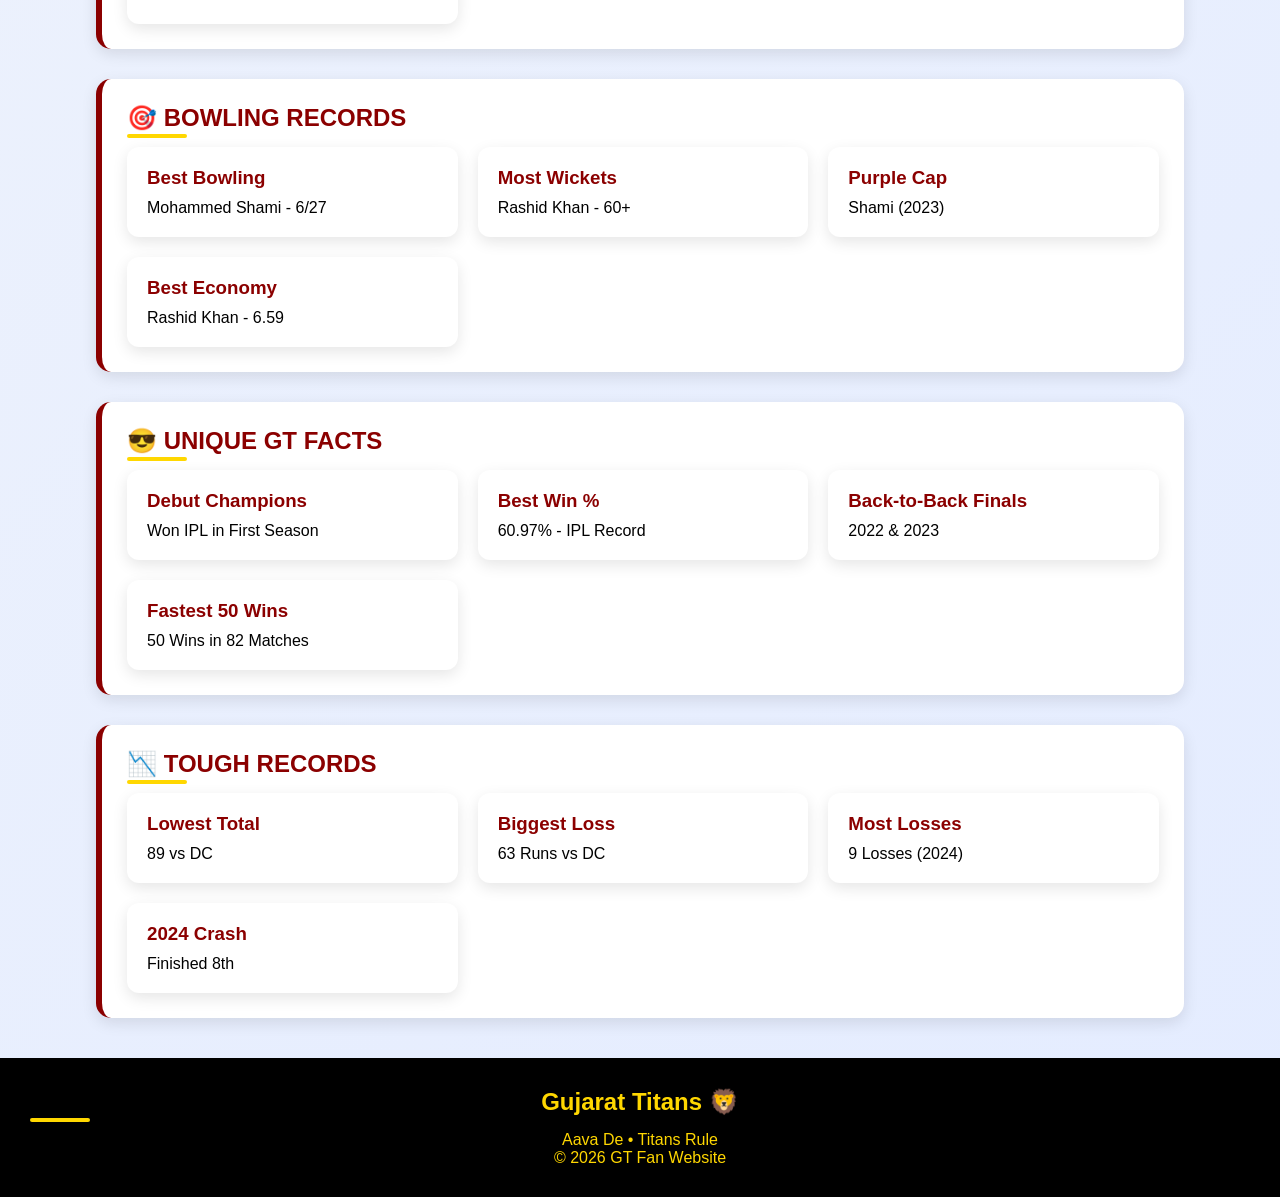
<file: gt.html>
<!DOCTYPE html>
<html lang="en">

<head>
    <meta charset="UTF-8">
    <meta name="viewport" content="width=device-width, initial-scale=1.0">
    <title>Gujarat Titans</title>

    <!-- CSS Connection -->
    <link rel="stylesheet" href="style.css">
</head>


    <!-- HERO SECTION -->
    <section class="gt-hero">

        <img src="images/gt.jpg" class="main-logo" alt="GT Logo">

        <h1>GUJARAT TITANS</h1>

        <p>🦁 Aava De! Titans Rule the Arena</p>

    </section>

    <!-- TEAM IMAGE -->
    <section class="team-image-section">

        <img src="images/gtteam.jpg" class="team-photo" alt="GT Team">

    </section>
    <section class="content-box">

    <h2>🦁 ABOUT GT</h2>

    <p>
        Gujarat Titans entered the IPL in 2022 and immediately made history by
        winning the title in their debut season under Hardik Pandya.
        Known for smart cricket, strong bowling attacks and match-winning performances,
        GT quickly became one of the most successful franchises in IPL history.
    </p>

</section>
<section class="content-box">

    <h2>🏆 CHAMPIONS MOMENTS</h2>

    <div class="trophy-container">

        <div class="trophy-card">
            <img src="images/gt2022.jpg" alt="">
            <h3>2022 Champions</h3>
        </div>

        <div class="trophy-card">
            <img src="images/gt2023.jpg" alt="">
            <h3>2023 Runner-Up</h3>
        </div>

        <div class="trophy-card">
            <img src="images/gt2025.jpg" alt="">
            <h3>2025 Playoffs</h3>
        </div>

    </div>

</section>
<section class="content-box">

    <h2>👑 GT ICON</h2>

    <img src="images/gill.jpg" class="captain-img" alt="Shubman Gill">

    <h3>SHUBMAN GILL</h3>

    <p>
        Shubman Gill is the face of Gujarat Titans.
        Orange Cap winner in 2023 and one of the most consistent batters in IPL history.
    </p>

</section>
<section class="content-box">

    <h2>⭐ GT LEGENDARY PLAYERS</h2>

    <div class="players-container">

        <div class="player-card">
            <img src="images/gill.jpg" alt="">
            <h3>Shubman Gill</h3>
            <p>Orange Cap Winner</p>
        </div>

        <div class="player-card">
            <img src="images/hardik.jpg" alt="">
            <h3>Hardik Pandya</h3>
            <p>Title Winning Captain</p>
        </div>

        <div class="player-card">
            <img src="images/rashid.jpg" alt="">
            <h3>Rashid Khan</h3>
            <p>Spin Wizard</p>
        </div>

        <div class="player-card">
            <img src="images/shami.jpg" alt="">
            <h3>Mohammed Shami</h3>
            <p>Purple Cap Winner</p>
        </div>

    </div>

</section>
<section class="content-box">

    <h2>🏆 TITLES & FINALS</h2>

    <div class="records-container">

        <div class="record-card">
            <h3>IPL Titles</h3>
            <p>1 Title (2022)</p>
        </div>

        <div class="record-card">
            <h3>Runner-Up</h3>
            <p>2023</p>
        </div>

        <div class="record-card">
            <h3>Playoffs</h3>
            <p>2022, 2023, 2025</p>
        </div>

        <div class="record-card">
            <h3>Final Record</h3>
            <p>1 Win • 1 Loss</p>
        </div>

    </div>

</section>
<section class="content-box">

    <h2>📊 ALL-TIME STATS</h2>

    <div class="records-container">

        <div class="record-card">
            <h3>Matches</h3>
            <p>83</p>
        </div>

        <div class="record-card">
            <h3>Wins</h3>
            <p>50</p>
        </div>

        <div class="record-card">
            <h3>Losses</h3>
            <p>32</p>
        </div>

        <div class="record-card">
            <h3>Win %</h3>
            <p>60.97% (IPL Best)</p>
        </div>

    </div>

</section>
<section class="content-box">

    <h2>🔥 BATTING RECORDS</h2>

    <div class="records-container">

        <div class="record-card">
            <h3>Highest Total</h3>
            <p>233/3 vs MI (2023)</p>
        </div>

        <div class="record-card">
            <h3>Highest Individual Score</h3>
            <p>129 - Shubman Gill</p>
        </div>

        <div class="record-card">
            <h3>Fastest Century</h3>
            <p>49 Balls - Gill</p>
        </div>

        <div class="record-card">
            <h3>Most Runs</h3>
            <p>Shubman Gill - 2700+</p>
        </div>

    </div>

</section>
<section class="content-box">

    <h2>🎯 BOWLING RECORDS</h2>

    <div class="records-container">

        <div class="record-card">
            <h3>Best Bowling</h3>
            <p>Mohammed Shami - 6/27</p>
        </div>

        <div class="record-card">
            <h3>Most Wickets</h3>
            <p>Rashid Khan - 60+</p>
        </div>

        <div class="record-card">
            <h3>Purple Cap</h3>
            <p>Shami (2023)</p>
        </div>

        <div class="record-card">
            <h3>Best Economy</h3>
            <p>Rashid Khan - 6.59</p>
        </div>

    </div>

</section>
<section class="content-box">

    <h2>😎 UNIQUE GT FACTS</h2>

    <div class="records-container">

        <div class="record-card">
            <h3>Debut Champions</h3>
            <p>Won IPL in First Season</p>
        </div>

        <div class="record-card">
            <h3>Best Win %</h3>
            <p>60.97% - IPL Record</p>
        </div>

        <div class="record-card">
            <h3>Back-to-Back Finals</h3>
            <p>2022 & 2023</p>
        </div>

        <div class="record-card">
            <h3>Fastest 50 Wins</h3>
            <p>50 Wins in 82 Matches</p>
        </div>

    </div>

</section>
<section class="content-box">

    <h2>📉 TOUGH RECORDS</h2>

    <div class="records-container">

        <div class="record-card">
            <h3>Lowest Total</h3>
            <p>89 vs DC</p>
        </div>

        <div class="record-card">
            <h3>Biggest Loss</h3>
            <p>63 Runs vs DC</p>
        </div>

        <div class="record-card">
            <h3>Most Losses</h3>
            <p>9 Losses (2024)</p>
        </div>

        <div class="record-card">
            <h3>2024 Crash</h3>
            <p>Finished 8th</p>
        </div>

    </div>

</section>
<footer class="footer">

    <h2>Gujarat Titans 🦁</h2>

    <p>Aava De • Titans Rule</p>

    <p>© 2026 GT Fan Website</p>

</footer>

</body>
</html>
</file>
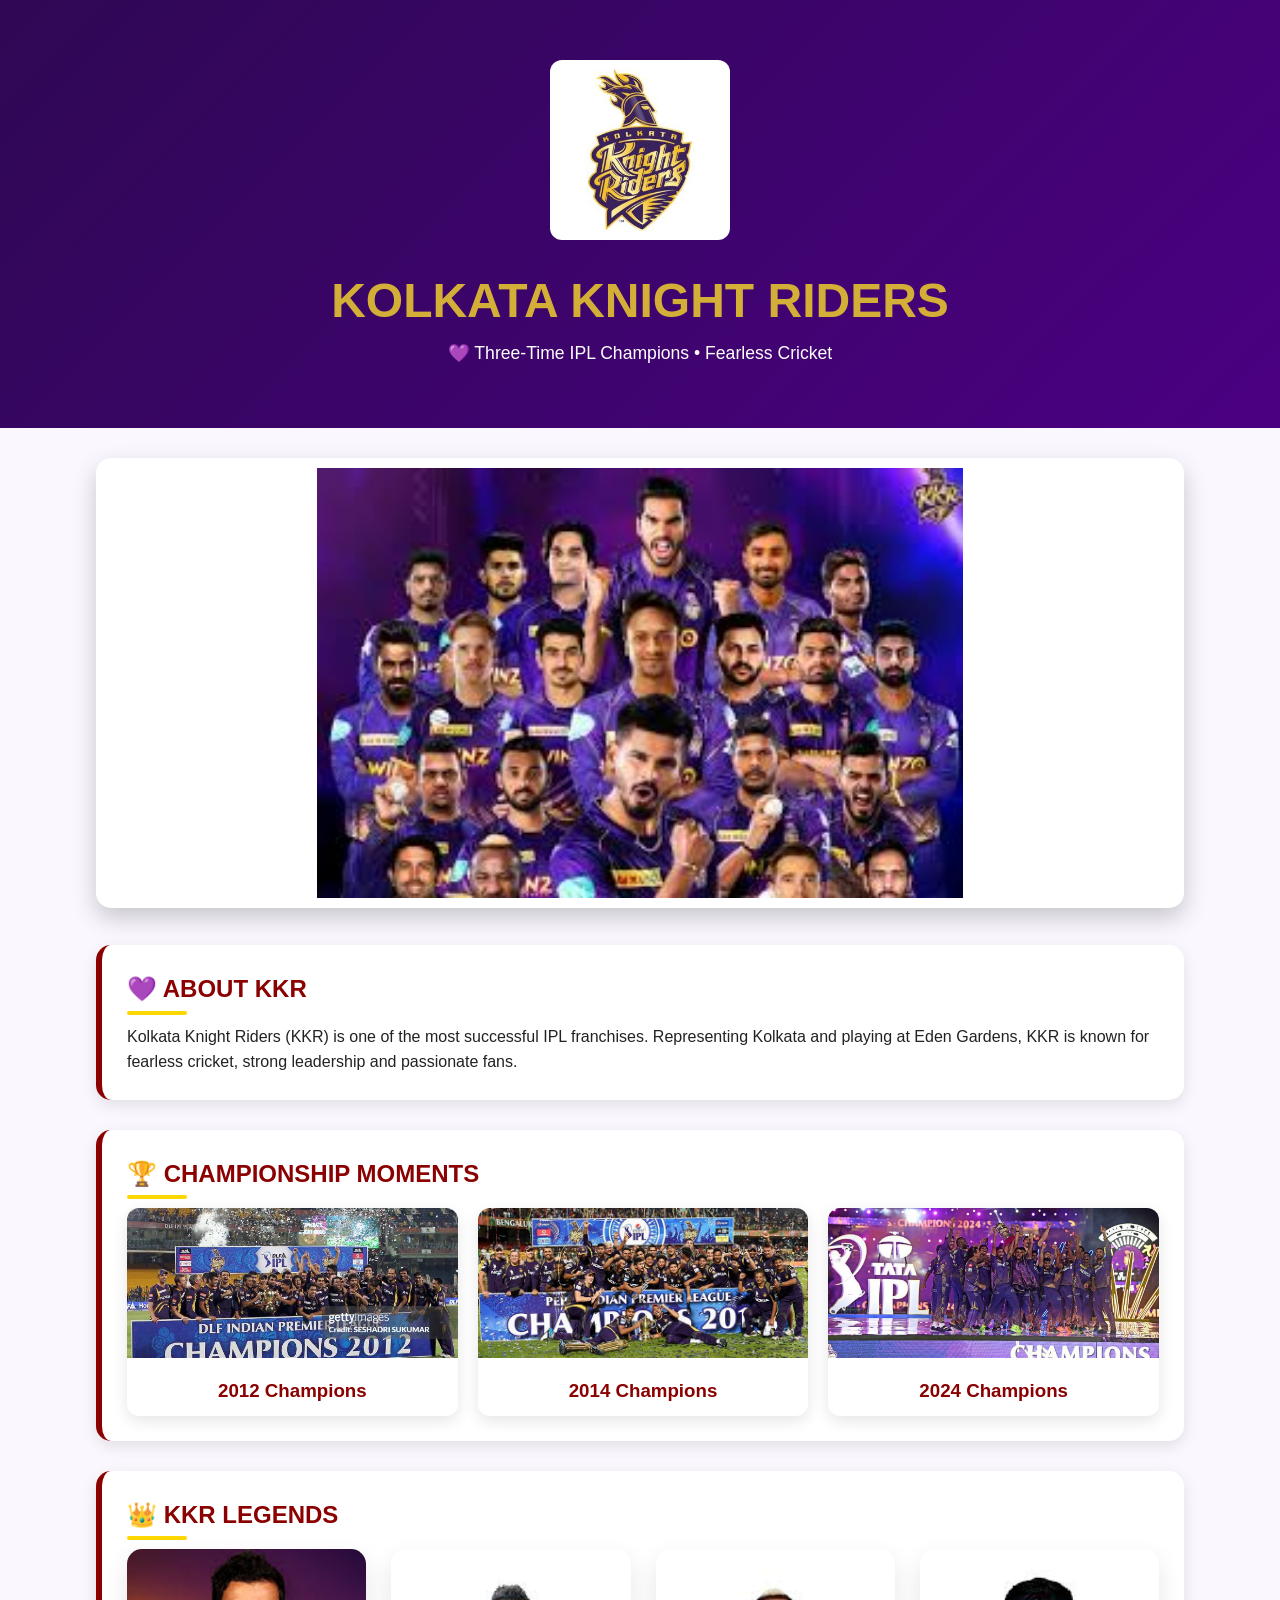
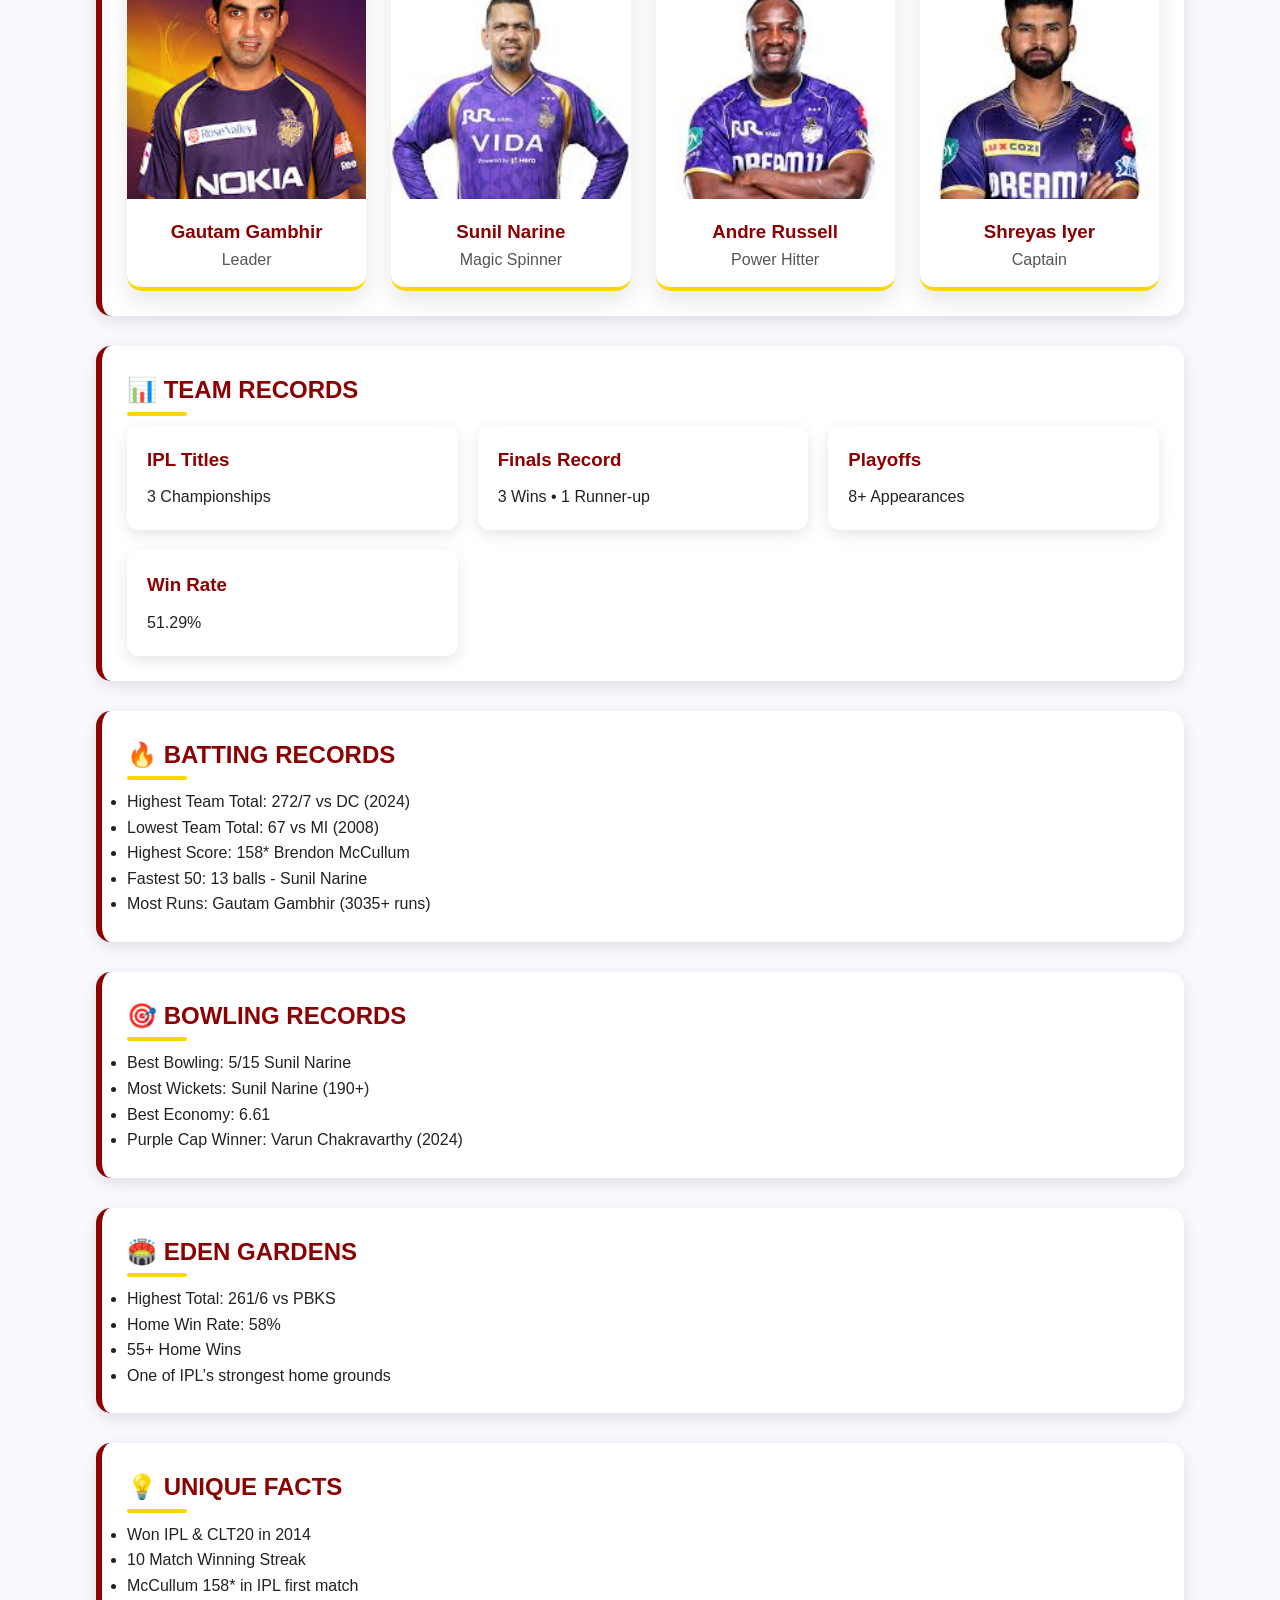
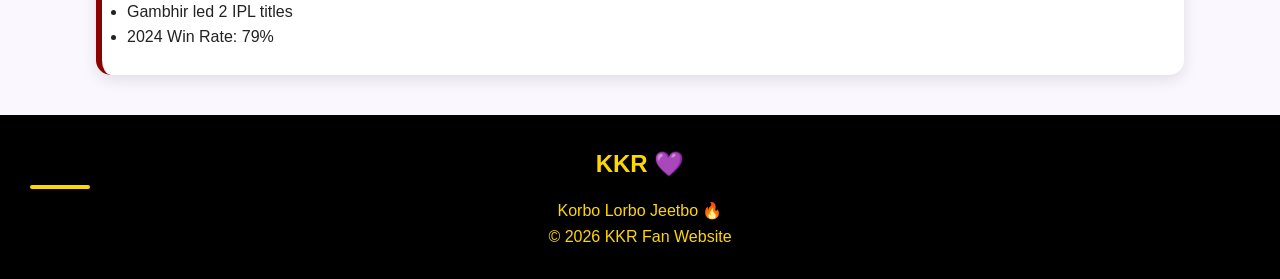
<file: kkr.html>
<!DOCTYPE html>
<html lang="en">

<head>
    <meta charset="UTF-8">
    <meta name="viewport" content="width=device-width, initial-scale=1.0">
    <title>Kolkata Knight Riders</title>

    <link rel="stylesheet" href="style.css">
</head>

<body class="kkr-body">

    <!-- HERO SECTION -->
    <section class="kkr-hero">

        <img src="images/kkr.jpg" class="main-logo" alt="KKR Logo">

        <h1>KOLKATA KNIGHT RIDERS</h1>

        <p>💜 Three-Time IPL Champions • Fearless Cricket</p>

    </section>

    <!-- TEAM IMAGE -->
    <section class="team-image-section">

        <img src="images/kkrteam.png" class="team-photo" alt="KKR Team">

    </section>

    <!-- ABOUT -->
    <section class="content-box">

        <h2>💜 ABOUT KKR</h2>

        <p>
            Kolkata Knight Riders (KKR) is one of the most successful IPL franchises.
            Representing Kolkata and playing at Eden Gardens, KKR is known for fearless cricket,
            strong leadership and passionate fans.
        </p>

    </section>


    <!-- TROPHIES -->
    <section class="content-box">

        <h2>🏆 CHAMPIONSHIP MOMENTS</h2>

        <div class="trophy-container">

            <div class="trophy-card">
                <img src="images/kkr2012.jpg" alt="">
                <h3>2012 Champions</h3>
            </div>

            <div class="trophy-card">
                <img src="images/kkr2014.jpg" alt="">
                <h3>2014 Champions</h3>
            </div>

            <div class="trophy-card">
                <img src="images/kkr2024.jpg" alt="">
                <h3>2024 Champions</h3>
            </div>

        </div>

    </section>

    <!-- LEGENDS -->
    <section class="content-box">

        <h2>👑 KKR LEGENDS</h2>

        <div class="players-container">

            <div class="player-card">
                <img src="images/gambhir.jpg" alt="">
                <h3>Gautam Gambhir</h3>
                <p>Leader</p>
            </div>

            <div class="player-card">
                <img src="images/narine.jpg" alt="">
                <h3>Sunil Narine</h3>
                <p>Magic Spinner</p>
            </div>

            <div class="player-card">
                <img src="images/russell.jpg" alt="">
                <h3>Andre Russell</h3>
                <p>Power Hitter</p>
            </div>

            <div class="player-card">
                <img src="images/shreyas.jpg" alt="">
                <h3>Shreyas Iyer</h3>
                <p>Captain</p>
            </div>

        </div>

    </section>

    <!-- RECORDS -->
    <section class="content-box">

        <h2>📊 TEAM RECORDS</h2>

        <div class="records-container">

            <div class="record-card">
                <h3>IPL Titles</h3>
                <p>3 Championships</p>
            </div>

            <div class="record-card">
                <h3>Finals Record</h3>
                <p>3 Wins • 1 Runner-up</p>
            </div>

            <div class="record-card">
                <h3>Playoffs</h3>
                <p>8+ Appearances</p>
            </div>

            <div class="record-card">
                <h3>Win Rate</h3>
                <p>51.29%</p>
            </div>

        </div>

    </section>

    <!-- BATTING -->
    <section class="content-box">

        <h2>🔥 BATTING RECORDS</h2>

        <ul>
            <li>Highest Team Total: 272/7 vs DC (2024)</li>
            <li>Lowest Team Total: 67 vs MI (2008)</li>
            <li>Highest Score: 158* Brendon McCullum</li>
            <li>Fastest 50: 13 balls - Sunil Narine</li>
            <li>Most Runs: Gautam Gambhir (3035+ runs)</li>
        </ul>

    </section>

    <!-- BOWLING -->
    <section class="content-box">

        <h2>🎯 BOWLING RECORDS</h2>

        <ul>
            <li>Best Bowling: 5/15 Sunil Narine</li>
            <li>Most Wickets: Sunil Narine (190+)</li>
            <li>Best Economy: 6.61</li>
            <li>Purple Cap Winner: Varun Chakravarthy (2024)</li>
        </ul>

    </section>

    <!-- EDEN GARDENS -->
    <section class="content-box">

        <h2>🏟️ EDEN GARDENS</h2>

        <ul>
            <li>Highest Total: 261/6 vs PBKS</li>
            <li>Home Win Rate: 58%</li>
            <li>55+ Home Wins</li>
            <li>One of IPL’s strongest home grounds</li>
        </ul>

    </section>

    <!-- UNIQUE FACTS -->
    <section class="content-box">

        <h2>💡 UNIQUE FACTS</h2>

        <ul>
            <li>Won IPL & CLT20 in 2014</li>
            <li>10 Match Winning Streak</li>
            <li>McCullum 158* in IPL first match</li>
            <li>Gambhir led 2 IPL titles</li>
            <li>2024 Win Rate: 79%</li>
        </ul>

    </section>

    <!-- FOOTER -->
    <footer class="footer">

        <h2>KKR 💜</h2>
        <p>Korbo Lorbo Jeetbo 🔥</p>
        <p>© 2026 KKR Fan Website</p>

    </footer>

</body>
</html>
</file>
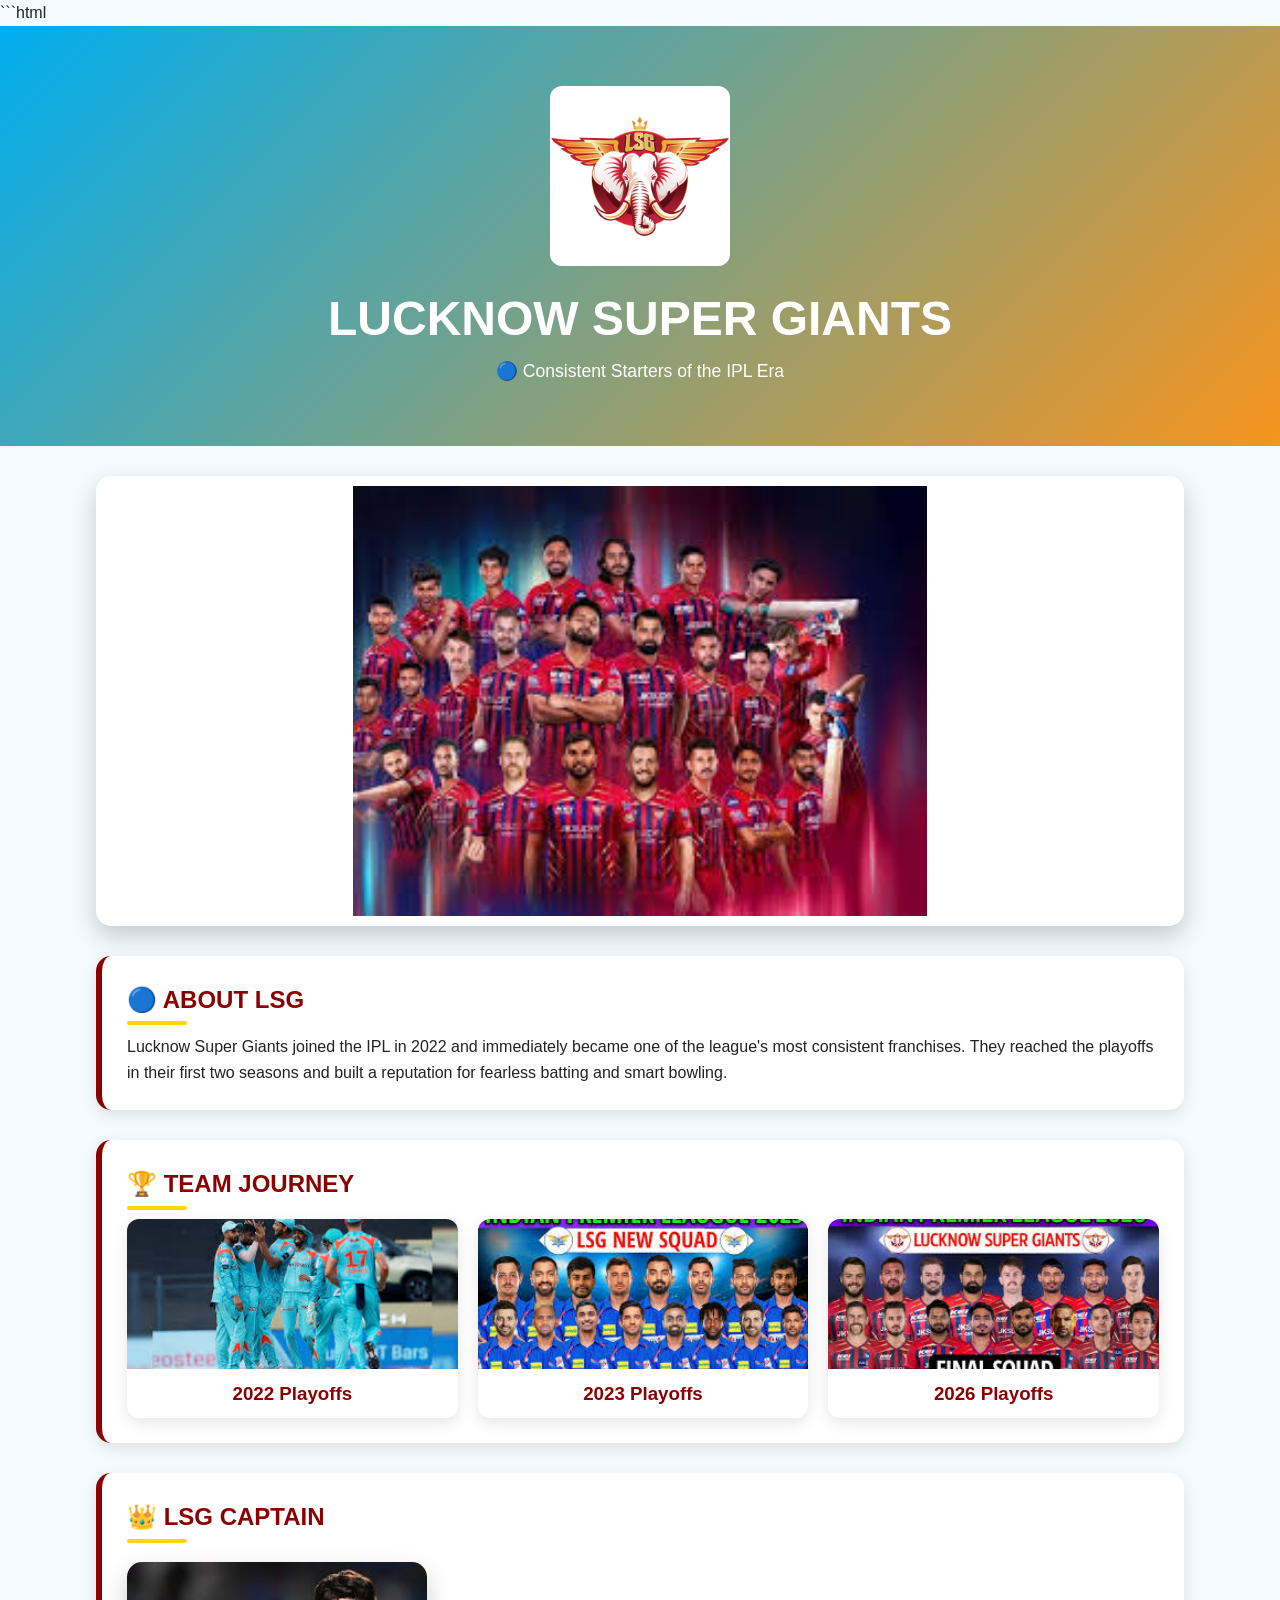
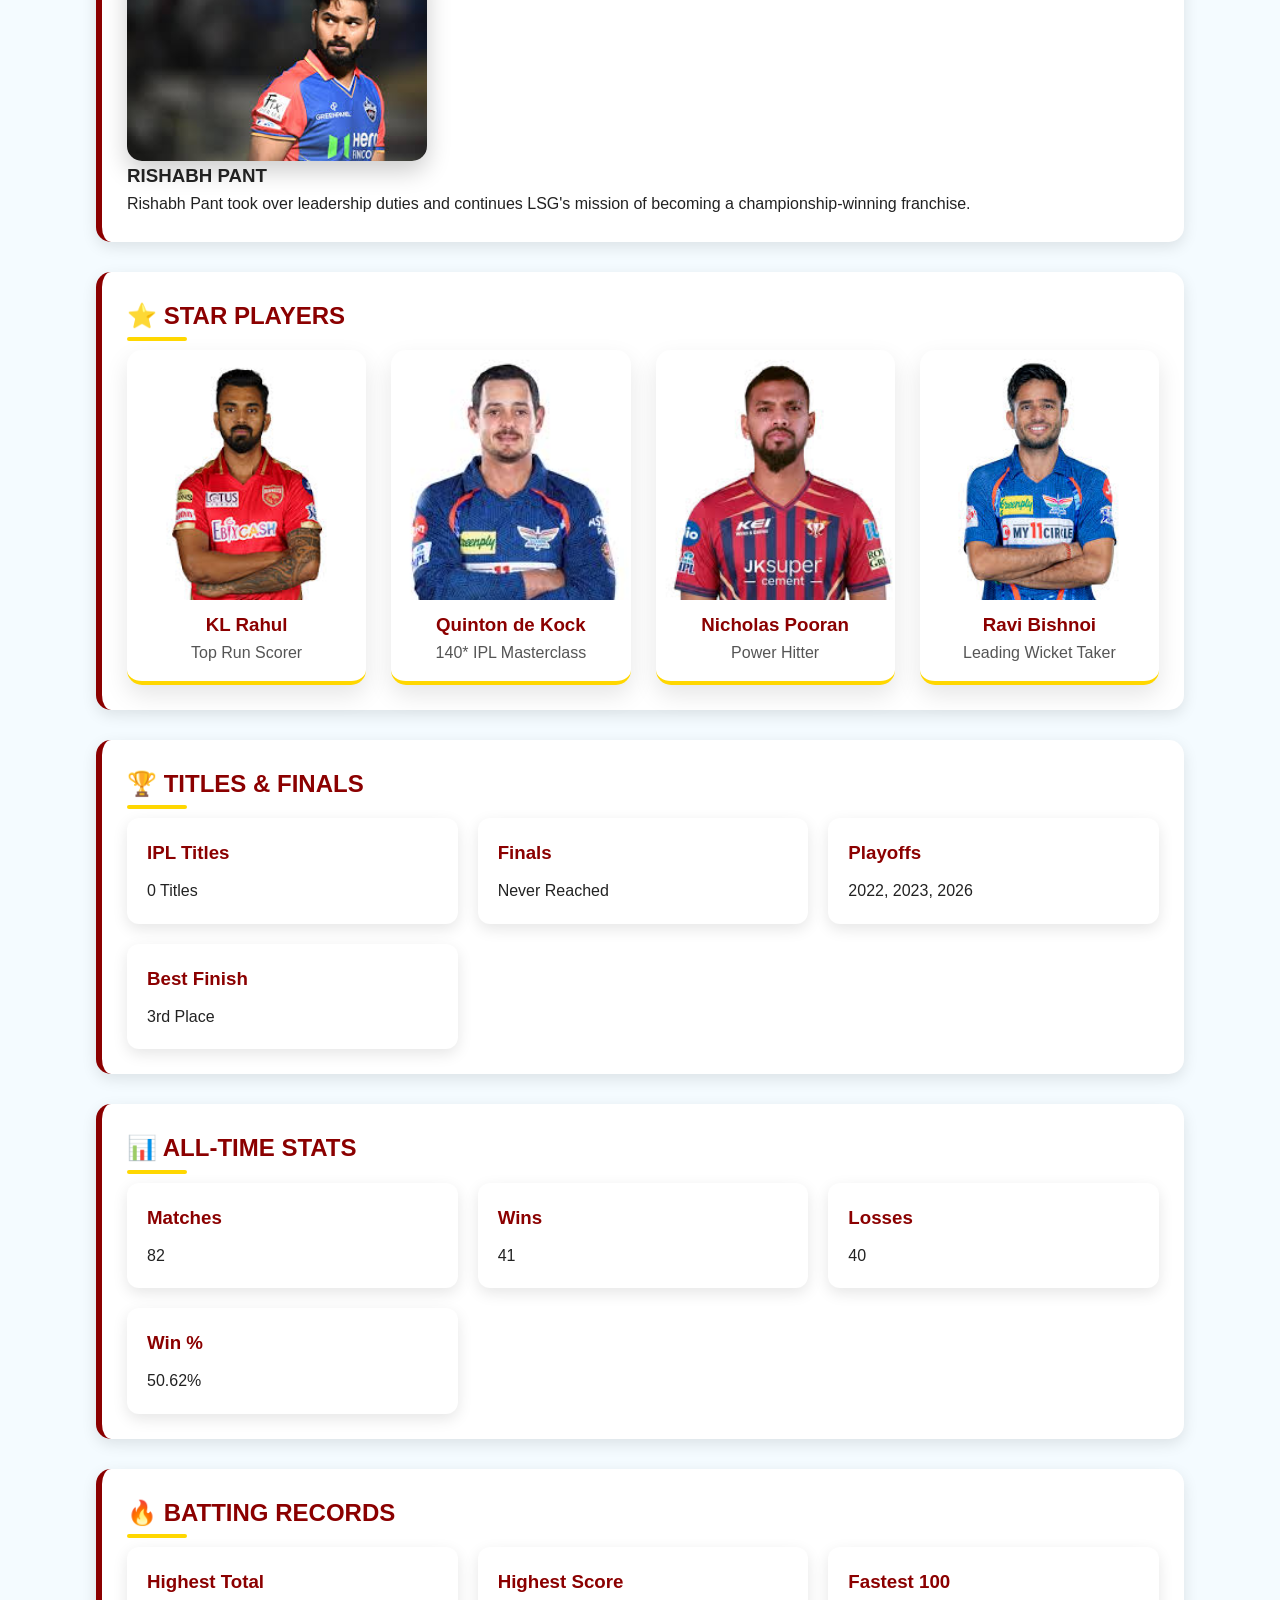
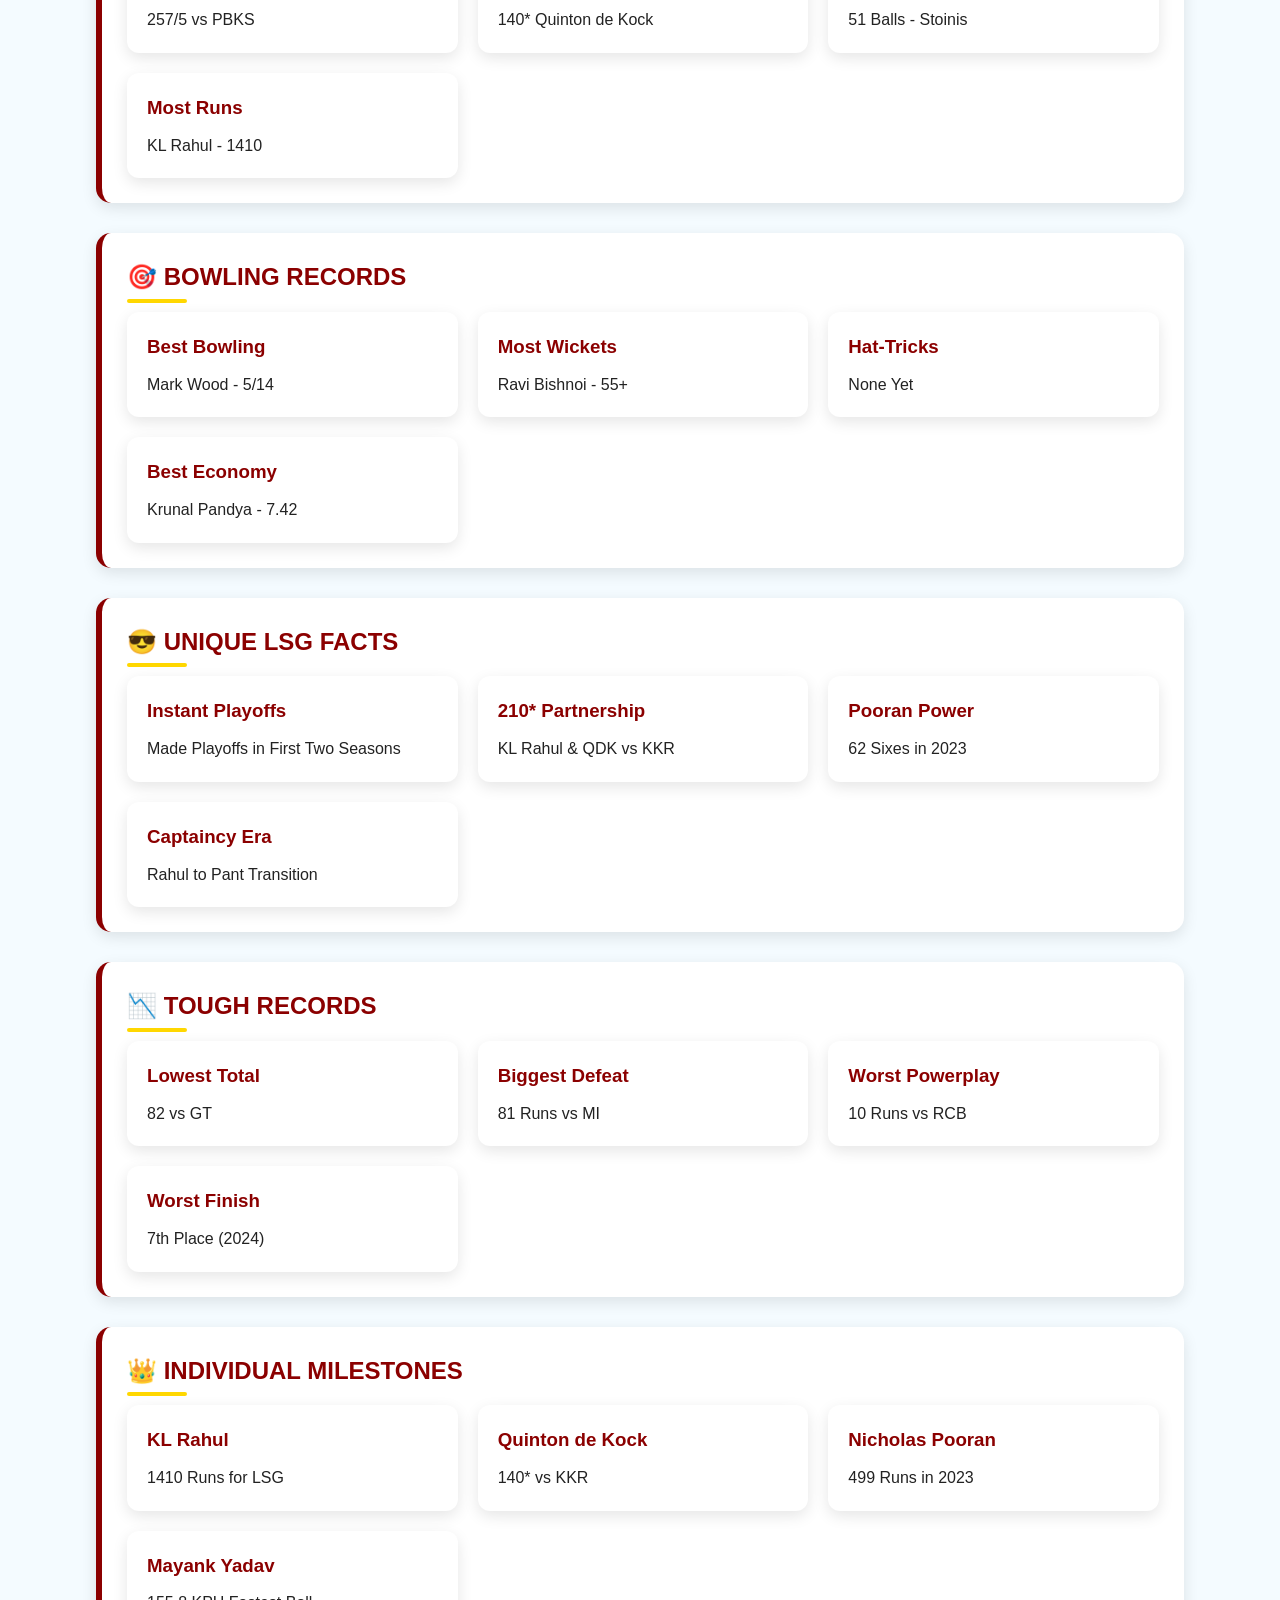
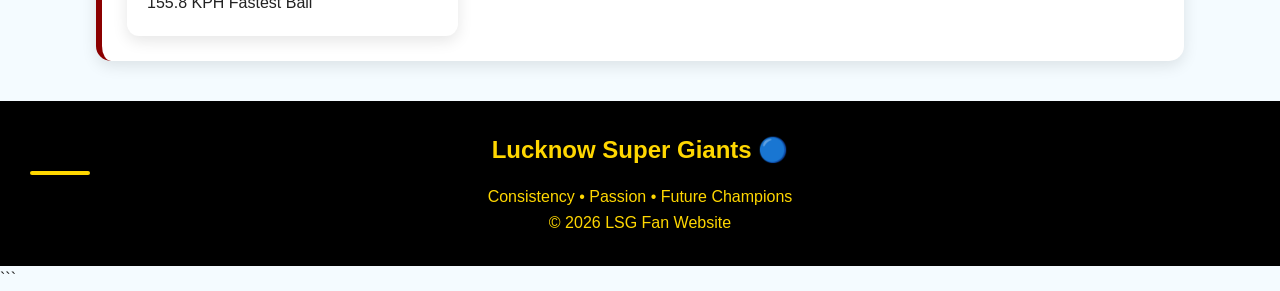
<file: lsg.html>
```html
<!DOCTYPE html>
<html lang="en">

<head>
    <meta charset="UTF-8">
    <meta name="viewport" content="width=device-width, initial-scale=1.0">
    <title>Lucknow Super Giants</title>

    <link rel="stylesheet" href="style.css">
</head>

<body class="lsg-body">

    <!-- HERO SECTION -->
    <section class="lsg-hero">

        <img src="images/lsg.jpg" class="main-logo" alt="LSG Logo">

        <h1>LUCKNOW SUPER GIANTS</h1>

        <p>🔵 Consistent Starters of the IPL Era</p>

    </section>

    <!-- TEAM IMAGE -->
    <section class="team-image-section">

        <img src="images/lsgteam.jpg" class="team-photo" alt="LSG Team">

    </section>

    <!-- ABOUT -->
    <section class="content-box">

        <h2>🔵 ABOUT LSG</h2>

        <p>
            Lucknow Super Giants joined the IPL in 2022 and immediately became one of the
            league's most consistent franchises. They reached the playoffs in their first
            two seasons and built a reputation for fearless batting and smart bowling.
        </p>

    </section>

    <!-- CHAMPIONS MOMENTS -->
    <section class="content-box">

        <h2>🏆 TEAM JOURNEY</h2>

        <div class="trophy-container">

            <div class="trophy-card">
                <img src="images/lsg2022.jpg" alt="">
                <h3>2022 Playoffs</h3>
            </div>

            <div class="trophy-card">
                <img src="images/lsg2023.jpg" alt="">
                <h3>2023 Playoffs</h3>
            </div>

            <div class="trophy-card">
                <img src="images/lsg2026.jpg" alt="">
                <h3>2026 Playoffs</h3>
            </div>

        </div>

    </section>

    <!-- CAPTAIN -->
    <section class="content-box">

        <h2>👑 LSG CAPTAIN</h2>

        <img src="images/pant.jpg" class="captain-img" alt="Rishabh Pant">

        <h3>RISHABH PANT</h3>

        <p>
            Rishabh Pant took over leadership duties and continues LSG's mission of
            becoming a championship-winning franchise.
        </p>

    </section>

    <!-- LEGENDARY PLAYERS -->
    <section class="content-box">

        <h2>⭐ STAR PLAYERS</h2>

        <div class="players-container">

            <div class="player-card">
                <img src="images/rahul.jpg" alt="">
                <h3>KL Rahul</h3>
                <p>Top Run Scorer</p>
            </div>

            <div class="player-card">
                <img src="images/qdk.jpg" alt="">
                <h3>Quinton de Kock</h3>
                <p>140* IPL Masterclass</p>
            </div>

            <div class="player-card">
                <img src="images/pooran.jpg" alt="">
                <h3>Nicholas Pooran</h3>
                <p>Power Hitter</p>
            </div>

            <div class="player-card">
                <img src="images/bishnoi.jpg" alt="">
                <h3>Ravi Bishnoi</h3>
                <p>Leading Wicket Taker</p>
            </div>

        </div>

    </section>

    <!-- TITLES & FINALS -->
    <section class="content-box">

        <h2>🏆 TITLES & FINALS</h2>

        <div class="records-container">

            <div class="record-card">
                <h3>IPL Titles</h3>
                <p>0 Titles</p>
            </div>

            <div class="record-card">
                <h3>Finals</h3>
                <p>Never Reached</p>
            </div>

            <div class="record-card">
                <h3>Playoffs</h3>
                <p>2022, 2023, 2026</p>
            </div>

            <div class="record-card">
                <h3>Best Finish</h3>
                <p>3rd Place</p>
            </div>

        </div>

    </section>

    <!-- ALL TIME STATS -->
    <section class="content-box">

        <h2>📊 ALL-TIME STATS</h2>

        <div class="records-container">

            <div class="record-card">
                <h3>Matches</h3>
                <p>82</p>
            </div>

            <div class="record-card">
                <h3>Wins</h3>
                <p>41</p>
            </div>

            <div class="record-card">
                <h3>Losses</h3>
                <p>40</p>
            </div>

            <div class="record-card">
                <h3>Win %</h3>
                <p>50.62%</p>
            </div>

        </div>

    </section>

    <!-- BATTING RECORDS -->
    <section class="content-box">

        <h2>🔥 BATTING RECORDS</h2>

        <div class="records-container">

            <div class="record-card">
                <h3>Highest Total</h3>
                <p>257/5 vs PBKS</p>
            </div>

            <div class="record-card">
                <h3>Highest Score</h3>
                <p>140* Quinton de Kock</p>
            </div>

            <div class="record-card">
                <h3>Fastest 100</h3>
                <p>51 Balls - Stoinis</p>
            </div>

            <div class="record-card">
                <h3>Most Runs</h3>
                <p>KL Rahul - 1410</p>
            </div>

        </div>

    </section>

    <!-- BOWLING RECORDS -->
    <section class="content-box">

        <h2>🎯 BOWLING RECORDS</h2>

        <div class="records-container">

            <div class="record-card">
                <h3>Best Bowling</h3>
                <p>Mark Wood - 5/14</p>
            </div>

            <div class="record-card">
                <h3>Most Wickets</h3>
                <p>Ravi Bishnoi - 55+</p>
            </div>

            <div class="record-card">
                <h3>Hat-Tricks</h3>
                <p>None Yet</p>
            </div>

            <div class="record-card">
                <h3>Best Economy</h3>
                <p>Krunal Pandya - 7.42</p>
            </div>

        </div>

    </section>

    <!-- UNIQUE FACTS -->
    <section class="content-box">

        <h2>😎 UNIQUE LSG FACTS</h2>

        <div class="records-container">

            <div class="record-card">
                <h3>Instant Playoffs</h3>
                <p>Made Playoffs in First Two Seasons</p>
            </div>

            <div class="record-card">
                <h3>210* Partnership</h3>
                <p>KL Rahul & QDK vs KKR</p>
            </div>

            <div class="record-card">
                <h3>Pooran Power</h3>
                <p>62 Sixes in 2023</p>
            </div>

            <div class="record-card">
                <h3>Captaincy Era</h3>
                <p>Rahul to Pant Transition</p>
            </div>

        </div>

    </section>

    <!-- TOUGH RECORDS -->
    <section class="content-box">

        <h2>📉 TOUGH RECORDS</h2>

        <div class="records-container">

            <div class="record-card">
                <h3>Lowest Total</h3>
                <p>82 vs GT</p>
            </div>

            <div class="record-card">
                <h3>Biggest Defeat</h3>
                <p>81 Runs vs MI</p>
            </div>

            <div class="record-card">
                <h3>Worst Powerplay</h3>
                <p>10 Runs vs RCB</p>
            </div>

            <div class="record-card">
                <h3>Worst Finish</h3>
                <p>7th Place (2024)</p>
            </div>

        </div>

    </section>

    <!-- INDIVIDUAL MILESTONES -->
    <section class="content-box">

        <h2>👑 INDIVIDUAL MILESTONES</h2>

        <div class="records-container">

            <div class="record-card">
                <h3>KL Rahul</h3>
                <p>1410 Runs for LSG</p>
            </div>

            <div class="record-card">
                <h3>Quinton de Kock</h3>
                <p>140* vs KKR</p>
            </div>

            <div class="record-card">
                <h3>Nicholas Pooran</h3>
                <p>499 Runs in 2023</p>
            </div>

            <div class="record-card">
                <h3>Mayank Yadav</h3>
                <p>155.8 KPH Fastest Ball</p>
            </div>

        </div>

    </section>

    <!-- FOOTER -->
    <footer class="footer">

        <h2>Lucknow Super Giants 🔵</h2>

        <p>Consistency • Passion • Future Champions</p>

        <p>© 2026 LSG Fan Website</p>

    </footer>

</body>
</html>
```
</file>
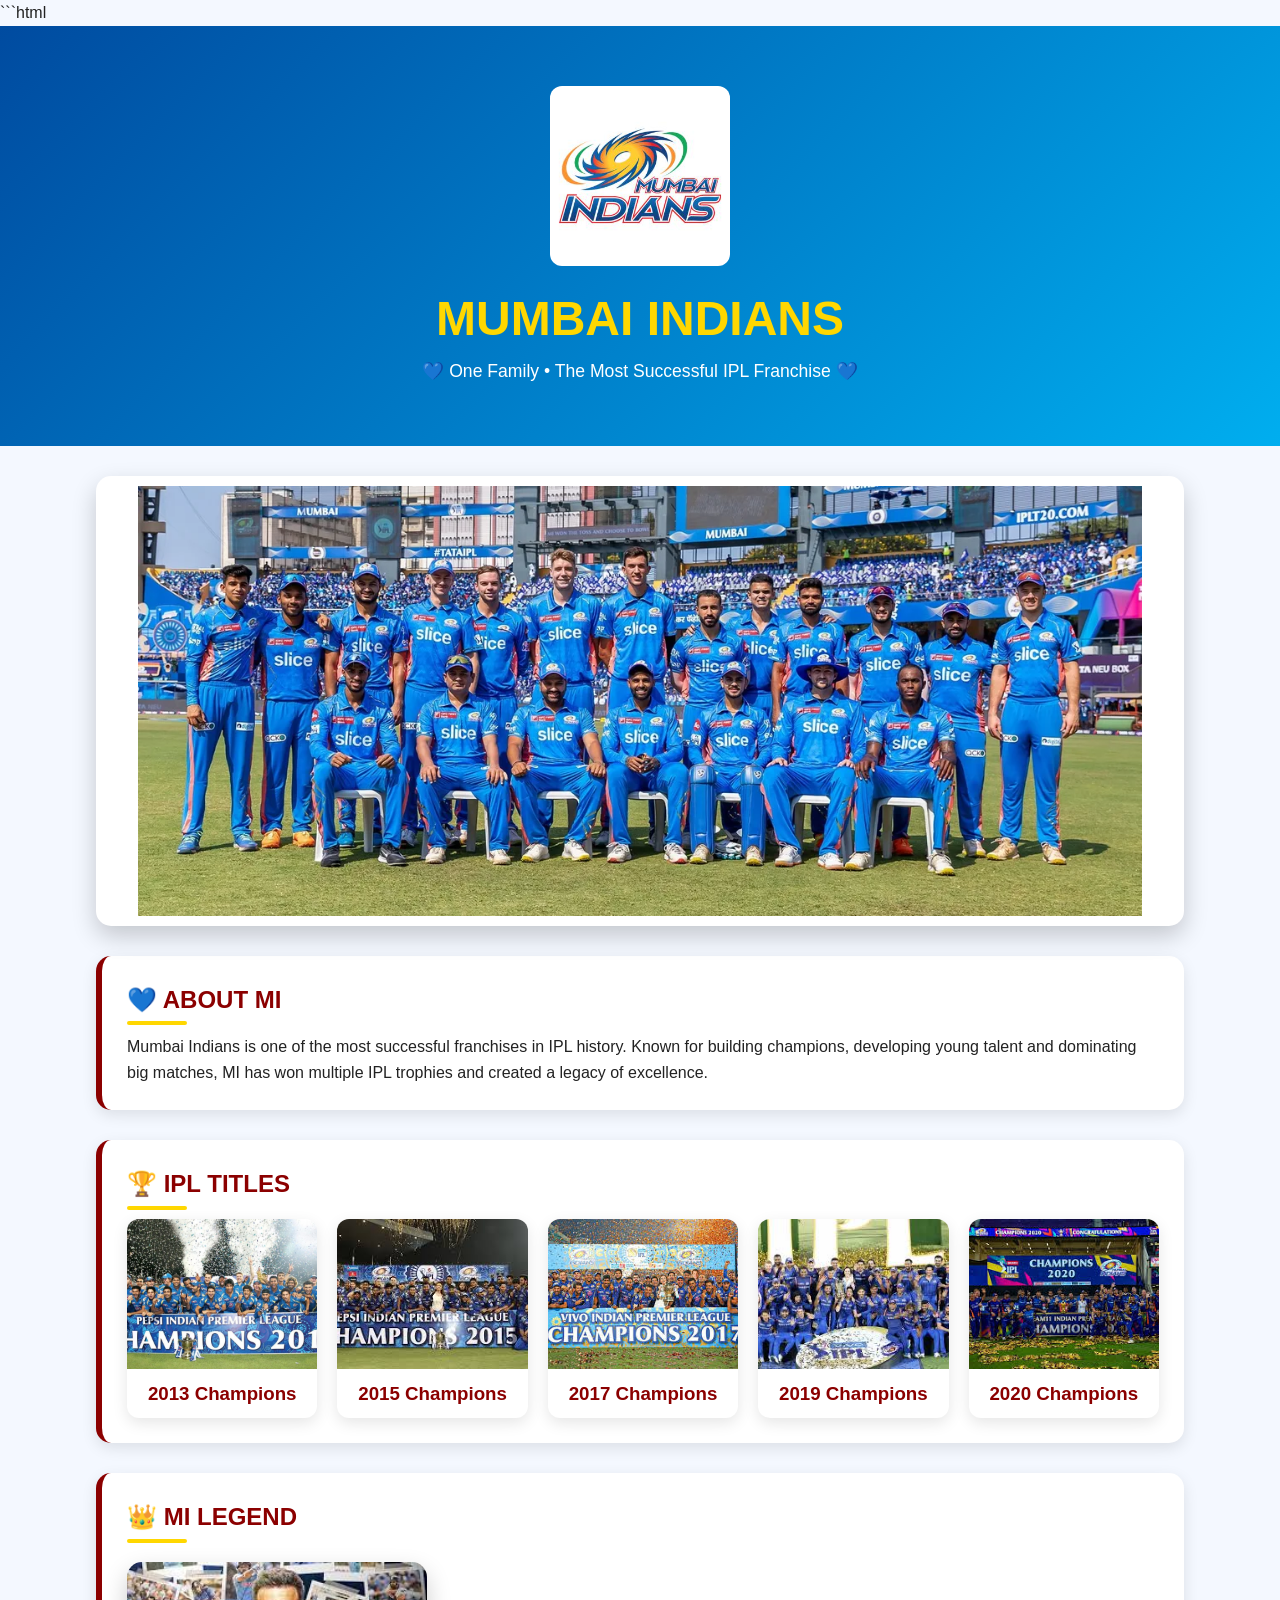
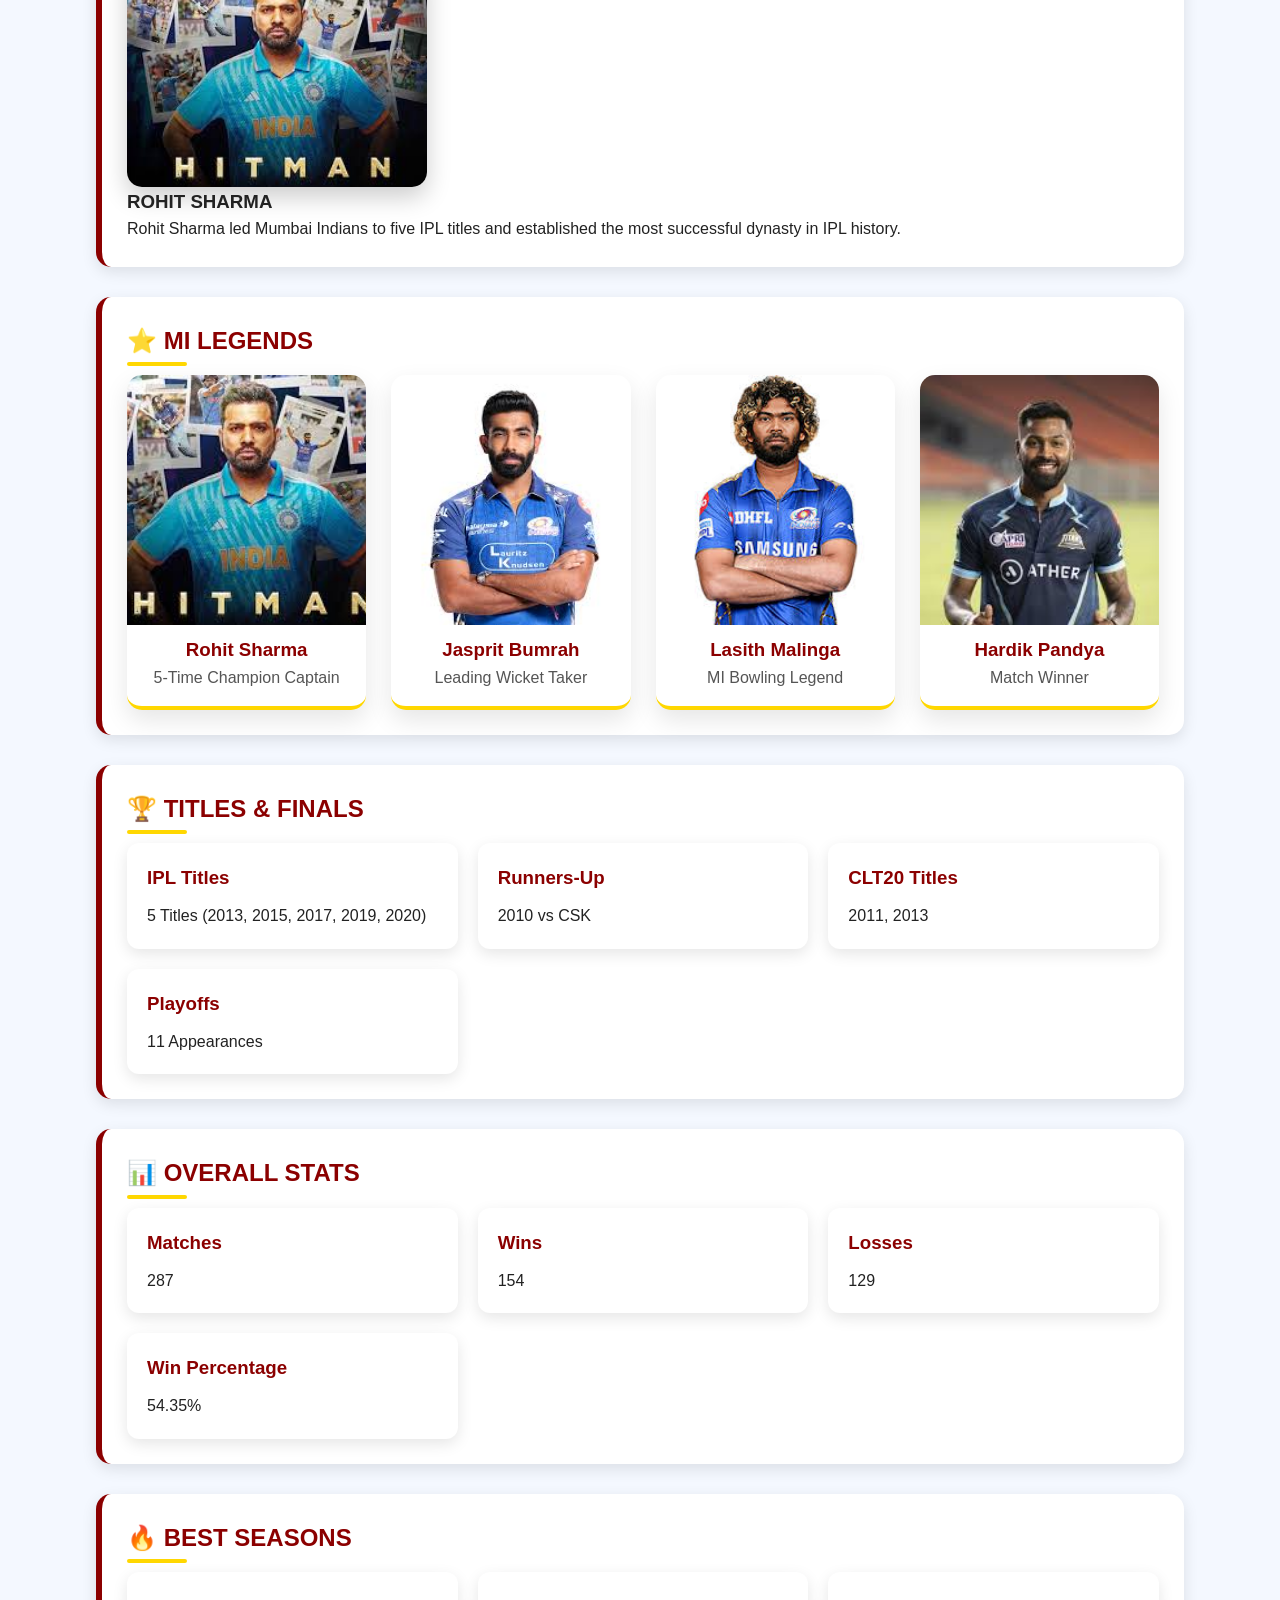
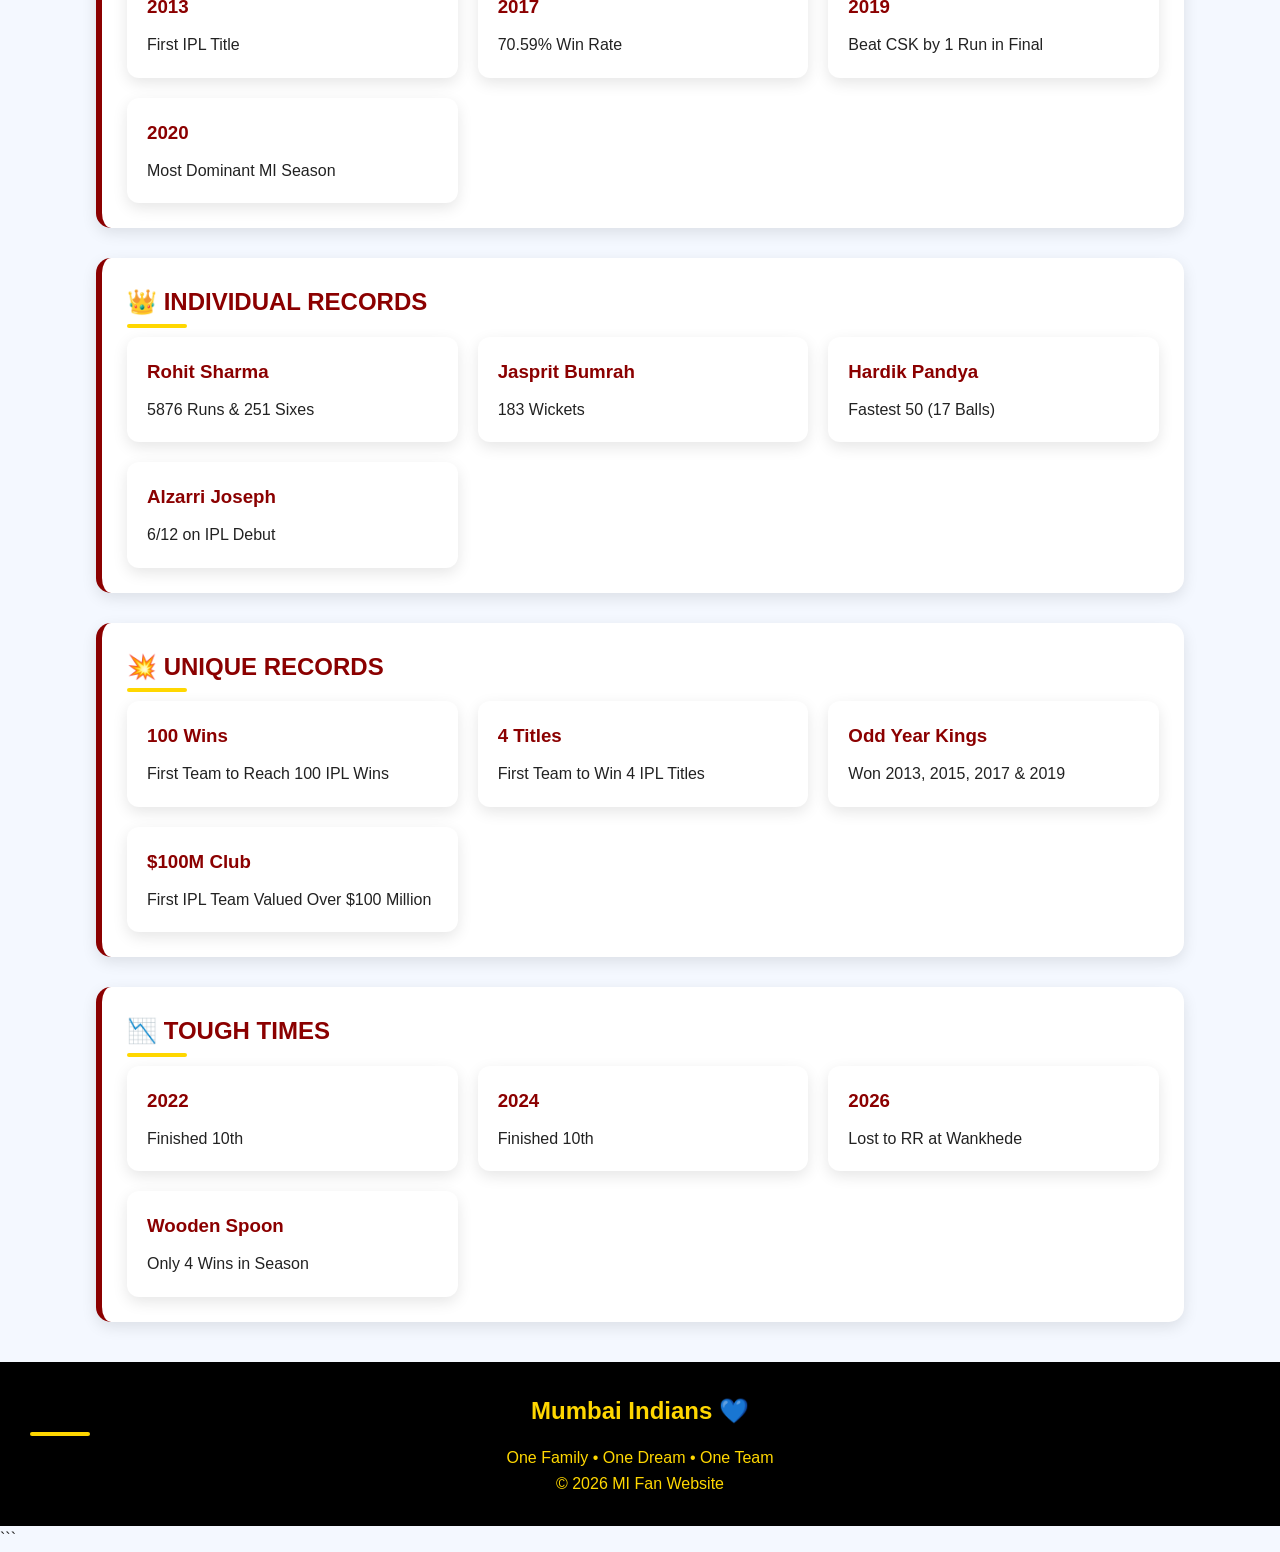
<file: mi.html>
```html
<!DOCTYPE html>
<html lang="en">

<head>
    <meta charset="UTF-8">
    <meta name="viewport" content="width=device-width, initial-scale=1.0">
    <title>Mumbai Indians</title>

    <link rel="stylesheet" href="style.css">
</head>

<body class="mi-body">

    <!-- HERO SECTION -->
    <section class="mi-hero">

        <img src="images/mi.jpg" class="main-logo" alt="MI Logo">

        <h1>MUMBAI INDIANS</h1>

        <p>💙 One Family • The Most Successful IPL Franchise 💙</p>

    </section>

    <!-- TEAM IMAGE -->
    <section class="team-image-section">

        <img src="images/miteam.jpg" class="team-photo" alt="MI Team">

    </section>

    <!-- ABOUT -->
    <section class="content-box">

        <h2>💙 ABOUT MI</h2>

        <p>
            Mumbai Indians is one of the most successful franchises in IPL history.
            Known for building champions, developing young talent and dominating big matches,
            MI has won multiple IPL trophies and created a legacy of excellence.
        </p>

    </section>

    <!-- TROPHIES -->
    <section class="content-box">

        <h2>🏆 IPL TITLES</h2>

        <div class="trophy-container">

            <div class="trophy-card">
                <img src="images/2013.jpg" alt="">
                <h3>2013 Champions</h3>
            </div>

            <div class="trophy-card">
                <img src="images/2015.jpg" alt="">
                <h3>2015 Champions</h3>
            </div>

            <div class="trophy-card">
                <img src="images/2017.jpg" alt="">
                <h3>2017 Champions</h3>
            </div>

            <div class="trophy-card">
                <img src="images/2019.jpg" alt="">
                <h3>2019 Champions</h3>
            </div>

            <div class="trophy-card">
                <img src="images/2020.jpg" alt="">
                <h3>2020 Champions</h3>
            </div>

        </div>

    </section>

    <!-- CAPTAIN -->
    <section class="content-box">

        <h2>👑 MI LEGEND</h2>

        <img src="images/rohit.jpg" class="captain-img" alt="Rohit Sharma">

        <h3>ROHIT SHARMA</h3>

        <p>
            Rohit Sharma led Mumbai Indians to five IPL titles and established
            the most successful dynasty in IPL history.
        </p>

    </section>

    <!-- LEGENDARY PLAYERS -->
    <section class="content-box">

        <h2>⭐ MI LEGENDS</h2>

        <div class="players-container">

            <div class="player-card">
                <img src="images/rohit.jpg" alt="">
                <h3>Rohit Sharma</h3>
                <p>5-Time Champion Captain</p>
            </div>

            <div class="player-card">
                <img src="images/bumrah.jpg" alt="">
                <h3>Jasprit Bumrah</h3>
                <p>Leading Wicket Taker</p>
            </div>

            <div class="player-card">
                <img src="images/malinga.jpg" alt="">
                <h3>Lasith Malinga</h3>
                <p>MI Bowling Legend</p>
            </div>

            <div class="player-card">
                <img src="images/hardik.jpg" alt="">
                <h3>Hardik Pandya</h3>
                <p>Match Winner</p>
            </div>

        </div>

    </section>

    <!-- TITLES & FINALS -->
    <section class="content-box">

        <h2>🏆 TITLES & FINALS</h2>

        <div class="records-container">

            <div class="record-card">
                <h3>IPL Titles</h3>
                <p>5 Titles (2013, 2015, 2017, 2019, 2020)</p>
            </div>

            <div class="record-card">
                <h3>Runners-Up</h3>
                <p>2010 vs CSK</p>
            </div>

            <div class="record-card">
                <h3>CLT20 Titles</h3>
                <p>2011, 2013</p>
            </div>

            <div class="record-card">
                <h3>Playoffs</h3>
                <p>11 Appearances</p>
            </div>

        </div>

    </section>

    <!-- OVERALL STATS -->
    <section class="content-box">

        <h2>📊 OVERALL STATS</h2>

        <div class="records-container">

            <div class="record-card">
                <h3>Matches</h3>
                <p>287</p>
            </div>

            <div class="record-card">
                <h3>Wins</h3>
                <p>154</p>
            </div>

            <div class="record-card">
                <h3>Losses</h3>
                <p>129</p>
            </div>

            <div class="record-card">
                <h3>Win Percentage</h3>
                <p>54.35%</p>
            </div>

        </div>

    </section>

    <!-- BEST SEASONS -->
    <section class="content-box">

        <h2>🔥 BEST SEASONS</h2>

        <div class="records-container">

            <div class="record-card">
                <h3>2013</h3>
                <p>First IPL Title</p>
            </div>

            <div class="record-card">
                <h3>2017</h3>
                <p>70.59% Win Rate</p>
            </div>

            <div class="record-card">
                <h3>2019</h3>
                <p>Beat CSK by 1 Run in Final</p>
            </div>

            <div class="record-card">
                <h3>2020</h3>
                <p>Most Dominant MI Season</p>
            </div>

        </div>

    </section>

    <!-- INDIVIDUAL RECORDS -->
    <section class="content-box">

        <h2>👑 INDIVIDUAL RECORDS</h2>

        <div class="records-container">

            <div class="record-card">
                <h3>Rohit Sharma</h3>
                <p>5876 Runs & 251 Sixes</p>
            </div>

            <div class="record-card">
                <h3>Jasprit Bumrah</h3>
                <p>183 Wickets</p>
            </div>

            <div class="record-card">
                <h3>Hardik Pandya</h3>
                <p>Fastest 50 (17 Balls)</p>
            </div>

            <div class="record-card">
                <h3>Alzarri Joseph</h3>
                <p>6/12 on IPL Debut</p>
            </div>

        </div>

    </section>

    <!-- UNIQUE RECORDS -->
    <section class="content-box">

        <h2>💥 UNIQUE RECORDS</h2>

        <div class="records-container">

            <div class="record-card">
                <h3>100 Wins</h3>
                <p>First Team to Reach 100 IPL Wins</p>
            </div>

            <div class="record-card">
                <h3>4 Titles</h3>
                <p>First Team to Win 4 IPL Titles</p>
            </div>

            <div class="record-card">
                <h3>Odd Year Kings</h3>
                <p>Won 2013, 2015, 2017 & 2019</p>
            </div>

            <div class="record-card">
                <h3>$100M Club</h3>
                <p>First IPL Team Valued Over $100 Million</p>
            </div>

        </div>

    </section>

    <!-- WORST SEASONS -->
    <section class="content-box">

        <h2>📉 TOUGH TIMES</h2>

        <div class="records-container">

            <div class="record-card">
                <h3>2022</h3>
                <p>Finished 10th</p>
            </div>

            <div class="record-card">
                <h3>2024</h3>
                <p>Finished 10th</p>
            </div>

            <div class="record-card">
                <h3>2026</h3>
                <p>Lost to RR at Wankhede</p>
            </div>

            <div class="record-card">
                <h3>Wooden Spoon</h3>
                <p>Only 4 Wins in Season</p>
            </div>

        </div>

    </section>

    <!-- FOOTER -->
    <footer class="footer">

        <h2>Mumbai Indians 💙</h2>

        <p>One Family • One Dream • One Team</p>

        <p>© 2026 MI Fan Website</p>

    </footer>

</body>
</html>
```
</file>
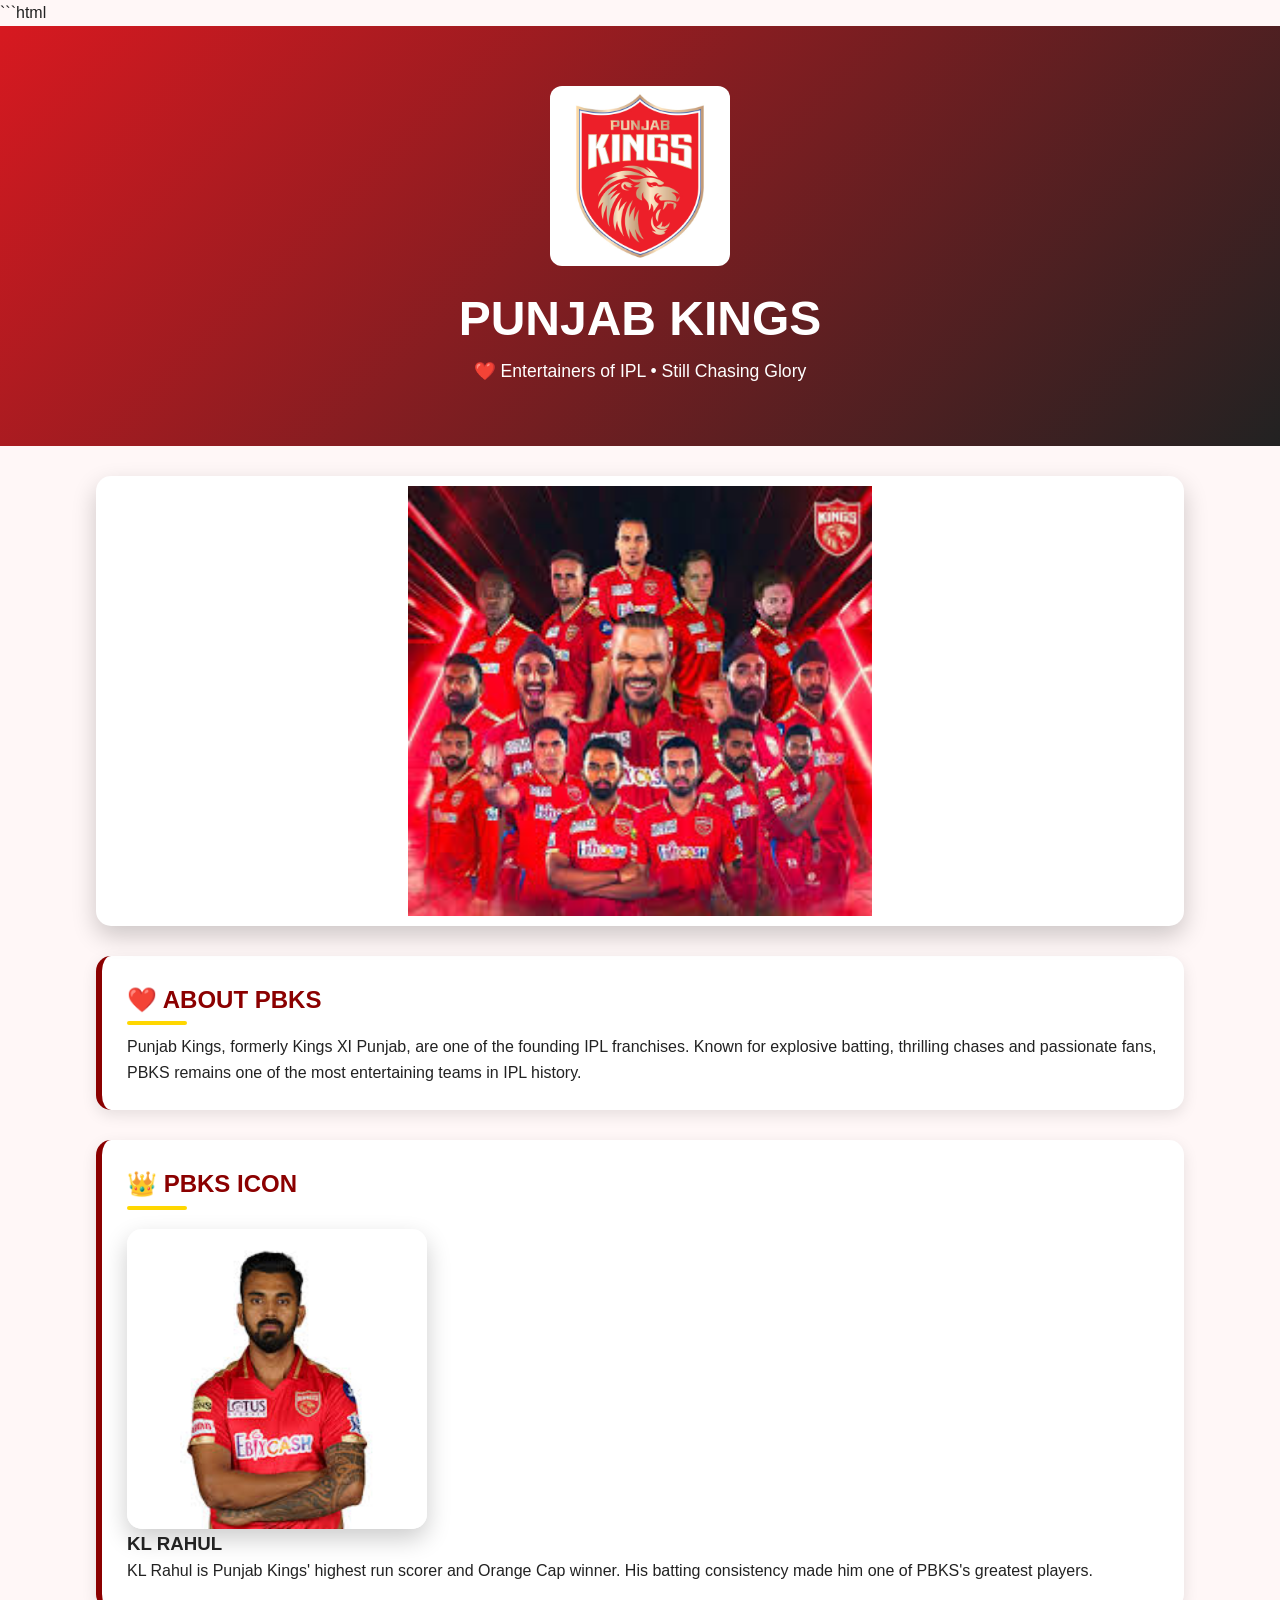
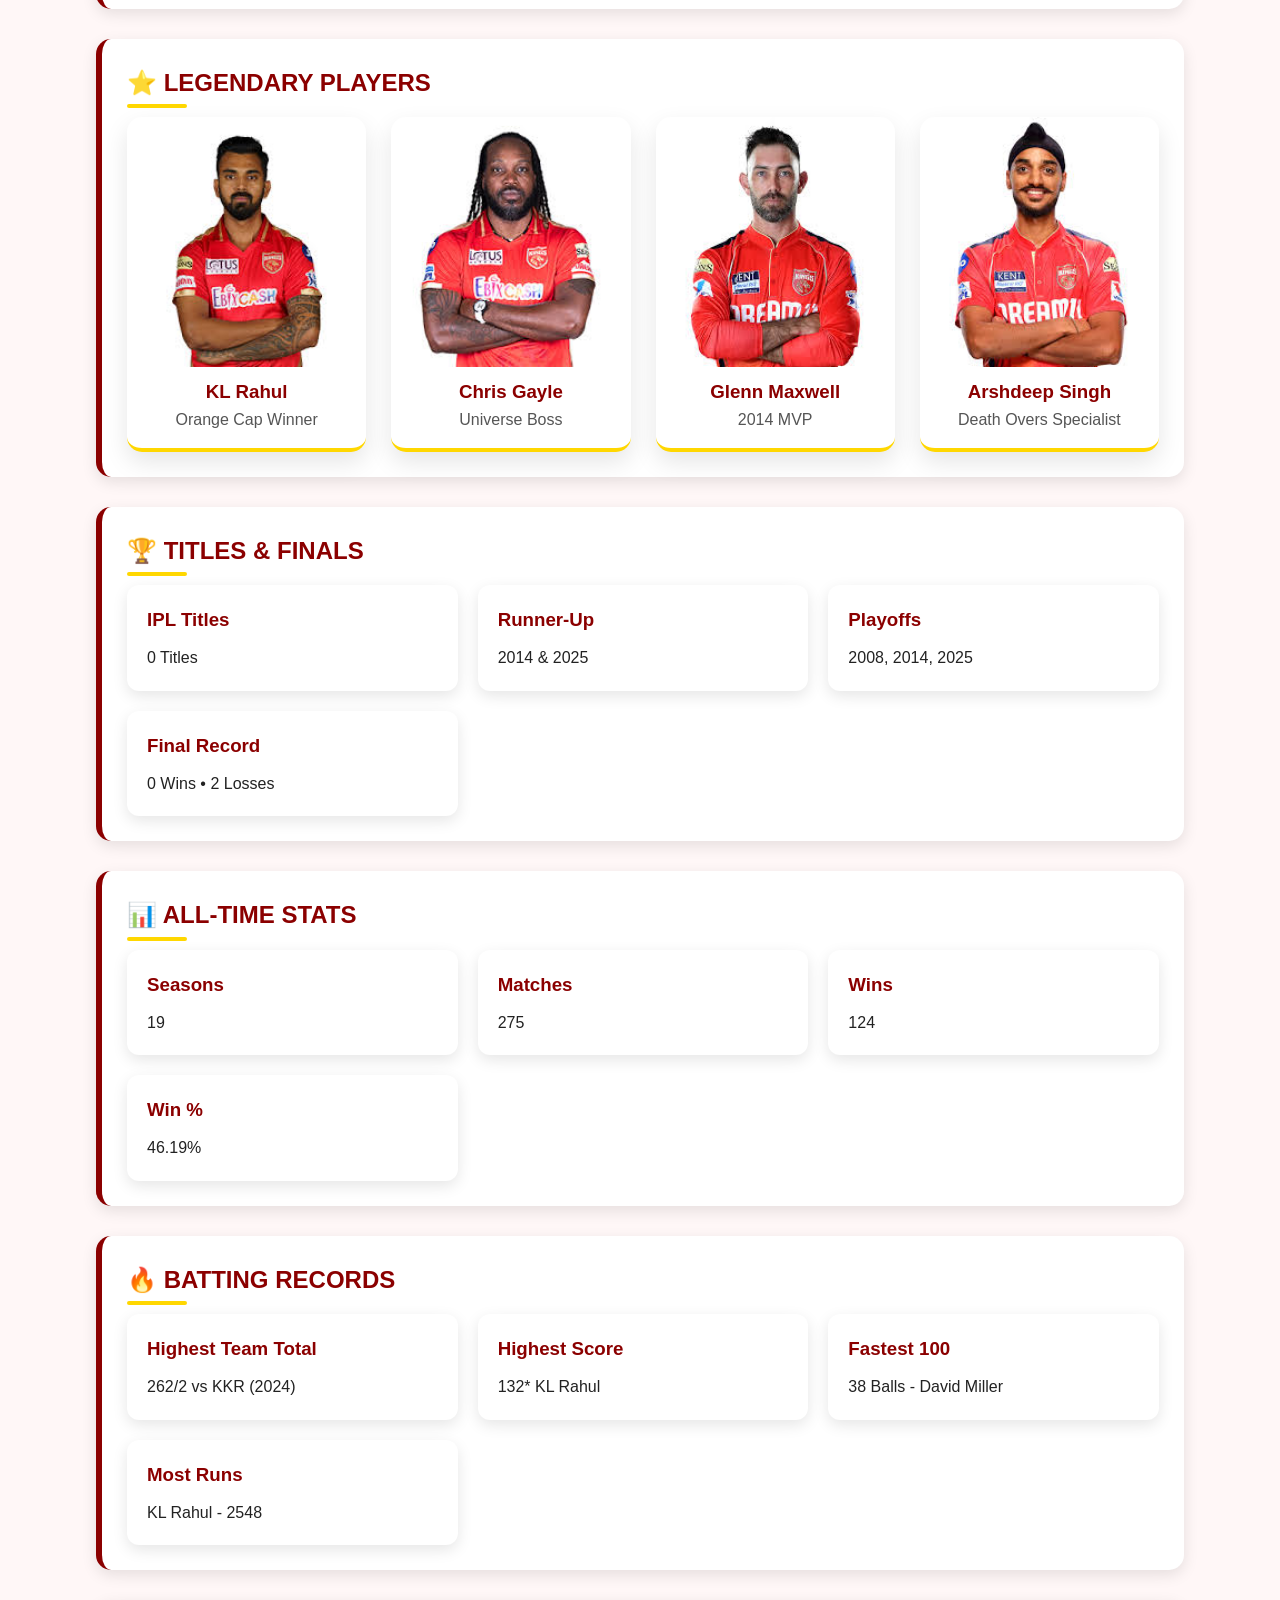
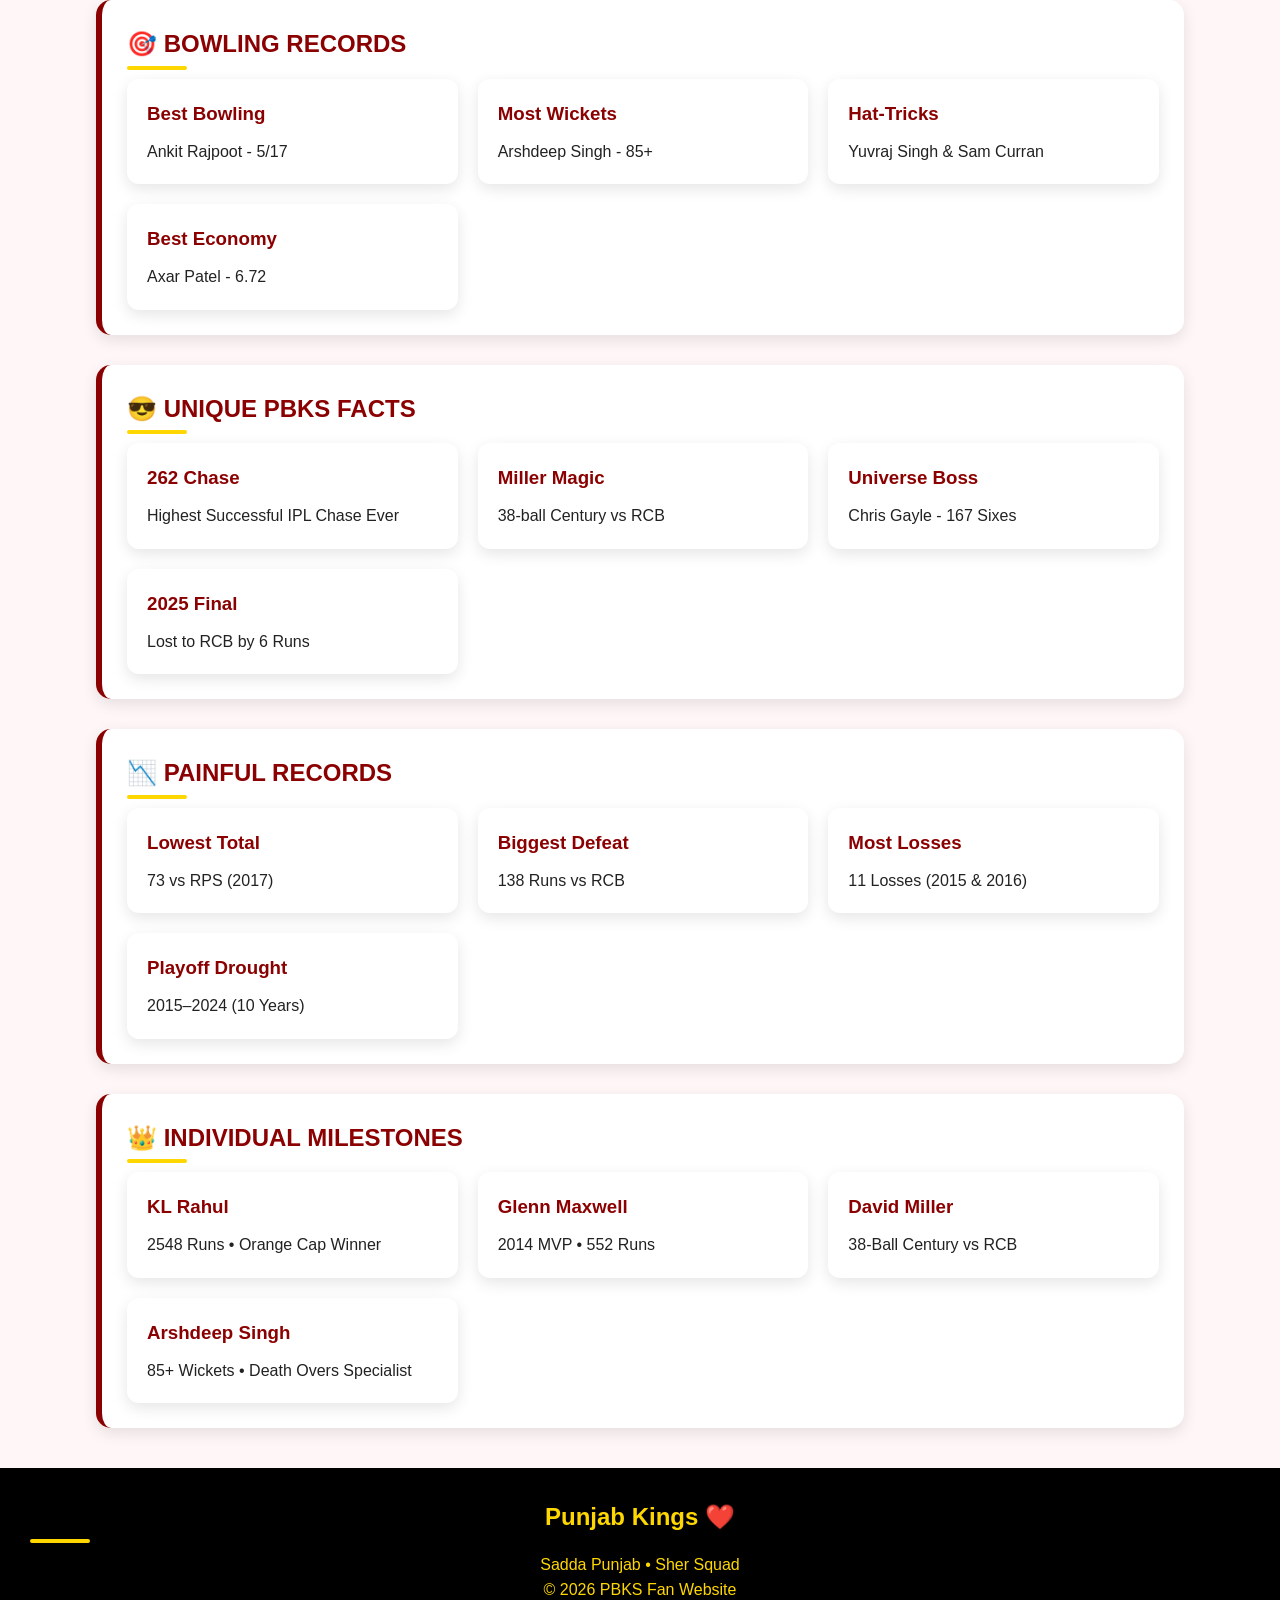
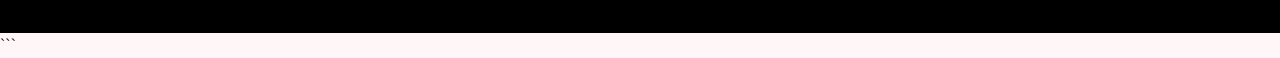
<file: pbks.html>
```html
<!DOCTYPE html>
<html lang="en">

<head>
    <meta charset="UTF-8">
    <meta name="viewport" content="width=device-width, initial-scale=1.0">
    <title>Punjab Kings</title>

    <link rel="stylesheet" href="style.css">
</head>

<body class="pbks-body">

    <!-- HERO SECTION -->
    <section class="pbks-hero">

        <img src="images/pan.jpg" class="main-logo" alt="PBKS Logo">

        <h1>PUNJAB KINGS</h1>

        <p>❤️ Entertainers of IPL • Still Chasing Glory</p>

    </section>

    <!-- TEAM IMAGE -->
    <section class="team-image-section">

        <img src="images/pbksteam.jpg" class="team-photo" alt="PBKS Team">

    </section>

    <!-- ABOUT -->
    <section class="content-box">

        <h2>❤️ ABOUT PBKS</h2>

        <p>
            Punjab Kings, formerly Kings XI Punjab, are one of the founding IPL franchises.
            Known for explosive batting, thrilling chases and passionate fans,
            PBKS remains one of the most entertaining teams in IPL history.
        </p>

    </section>

    <!-- CAPTAIN -->
    <section class="content-box">

        <h2>👑 PBKS ICON</h2>

        <img src="images/rahul.jpg" class="captain-img" alt="KL Rahul">

        <h3>KL RAHUL</h3>

        <p>
            KL Rahul is Punjab Kings' highest run scorer and Orange Cap winner.
            His batting consistency made him one of PBKS's greatest players.
        </p>

    </section>

    <!-- LEGENDARY PLAYERS -->
    <section class="content-box">

        <h2>⭐ LEGENDARY PLAYERS</h2>

        <div class="players-container">

            <div class="player-card">
                <img src="images/rahul.jpg" alt="">
                <h3>KL Rahul</h3>
                <p>Orange Cap Winner</p>
            </div>

            <div class="player-card">
                <img src="images/gayle.jpg" alt="">
                <h3>Chris Gayle</h3>
                <p>Universe Boss</p>
            </div>

            <div class="player-card">
                <img src="images/maxwell.jpg" alt="">
                <h3>Glenn Maxwell</h3>
                <p>2014 MVP</p>
            </div>

            <div class="player-card">
                <img src="images/arshdeep.jpg" alt="">
                <h3>Arshdeep Singh</h3>
                <p>Death Overs Specialist</p>
            </div>

        </div>

    </section>

    <!-- TITLES & FINALS -->
    <section class="content-box">

        <h2>🏆 TITLES & FINALS</h2>

        <div class="records-container">

            <div class="record-card">
                <h3>IPL Titles</h3>
                <p>0 Titles</p>
            </div>

            <div class="record-card">
                <h3>Runner-Up</h3>
                <p>2014 & 2025</p>
            </div>

            <div class="record-card">
                <h3>Playoffs</h3>
                <p>2008, 2014, 2025</p>
            </div>

            <div class="record-card">
                <h3>Final Record</h3>
                <p>0 Wins • 2 Losses</p>
            </div>

        </div>

    </section>

    <!-- ALL TIME STATS -->
    <section class="content-box">

        <h2>📊 ALL-TIME STATS</h2>

        <div class="records-container">

            <div class="record-card">
                <h3>Seasons</h3>
                <p>19</p>
            </div>

            <div class="record-card">
                <h3>Matches</h3>
                <p>275</p>
            </div>

            <div class="record-card">
                <h3>Wins</h3>
                <p>124</p>
            </div>

            <div class="record-card">
                <h3>Win %</h3>
                <p>46.19%</p>
            </div>

        </div>

    </section>

    <!-- BATTING RECORDS -->
    <section class="content-box">

        <h2>🔥 BATTING RECORDS</h2>

        <div class="records-container">

            <div class="record-card">
                <h3>Highest Team Total</h3>
                <p>262/2 vs KKR (2024)</p>
            </div>

            <div class="record-card">
                <h3>Highest Score</h3>
                <p>132* KL Rahul</p>
            </div>

            <div class="record-card">
                <h3>Fastest 100</h3>
                <p>38 Balls - David Miller</p>
            </div>

            <div class="record-card">
                <h3>Most Runs</h3>
                <p>KL Rahul - 2548</p>
            </div>

        </div>

    </section>

    <!-- BOWLING RECORDS -->
    <section class="content-box">

        <h2>🎯 BOWLING RECORDS</h2>

        <div class="records-container">

            <div class="record-card">
                <h3>Best Bowling</h3>
                <p>Ankit Rajpoot - 5/17</p>
            </div>

            <div class="record-card">
                <h3>Most Wickets</h3>
                <p>Arshdeep Singh - 85+</p>
            </div>

            <div class="record-card">
                <h3>Hat-Tricks</h3>
                <p>Yuvraj Singh & Sam Curran</p>
            </div>

            <div class="record-card">
                <h3>Best Economy</h3>
                <p>Axar Patel - 6.72</p>
            </div>

        </div>

    </section>

    <!-- UNIQUE FACTS -->
    <section class="content-box">

        <h2>😎 UNIQUE PBKS FACTS</h2>

        <div class="records-container">

            <div class="record-card">
                <h3>262 Chase</h3>
                <p>Highest Successful IPL Chase Ever</p>
            </div>

            <div class="record-card">
                <h3>Miller Magic</h3>
                <p>38-ball Century vs RCB</p>
            </div>

            <div class="record-card">
                <h3>Universe Boss</h3>
                <p>Chris Gayle - 167 Sixes</p>
            </div>

            <div class="record-card">
                <h3>2025 Final</h3>
                <p>Lost to RCB by 6 Runs</p>
            </div>

        </div>

    </section>

    <!-- PAINFUL RECORDS -->
    <section class="content-box">

        <h2>📉 PAINFUL RECORDS</h2>

        <div class="records-container">

            <div class="record-card">
                <h3>Lowest Total</h3>
                <p>73 vs RPS (2017)</p>
            </div>

            <div class="record-card">
                <h3>Biggest Defeat</h3>
                <p>138 Runs vs RCB</p>
            </div>

            <div class="record-card">
                <h3>Most Losses</h3>
                <p>11 Losses (2015 & 2016)</p>
            </div>

            <div class="record-card">
                <h3>Playoff Drought</h3>
                <p>2015–2024 (10 Years)</p>
            </div>

        </div>

    </section>

    <!-- INDIVIDUAL MILESTONES -->
    <section class="content-box">

        <h2>👑 INDIVIDUAL MILESTONES</h2>

        <div class="records-container">

            <div class="record-card">
                <h3>KL Rahul</h3>
                <p>2548 Runs • Orange Cap Winner</p>
            </div>

            <div class="record-card">
                <h3>Glenn Maxwell</h3>
                <p>2014 MVP • 552 Runs</p>
            </div>

            <div class="record-card">
                <h3>David Miller</h3>
                <p>38-Ball Century vs RCB</p>
            </div>

            <div class="record-card">
                <h3>Arshdeep Singh</h3>
                <p>85+ Wickets • Death Overs Specialist</p>
            </div>

        </div>

    </section>

    <!-- FOOTER -->
    <footer class="footer">

        <h2>Punjab Kings ❤️</h2>

        <p>Sadda Punjab • Sher Squad</p>

        <p>© 2026 PBKS Fan Website</p>

    </footer>

</body>
</html>
```
</file>
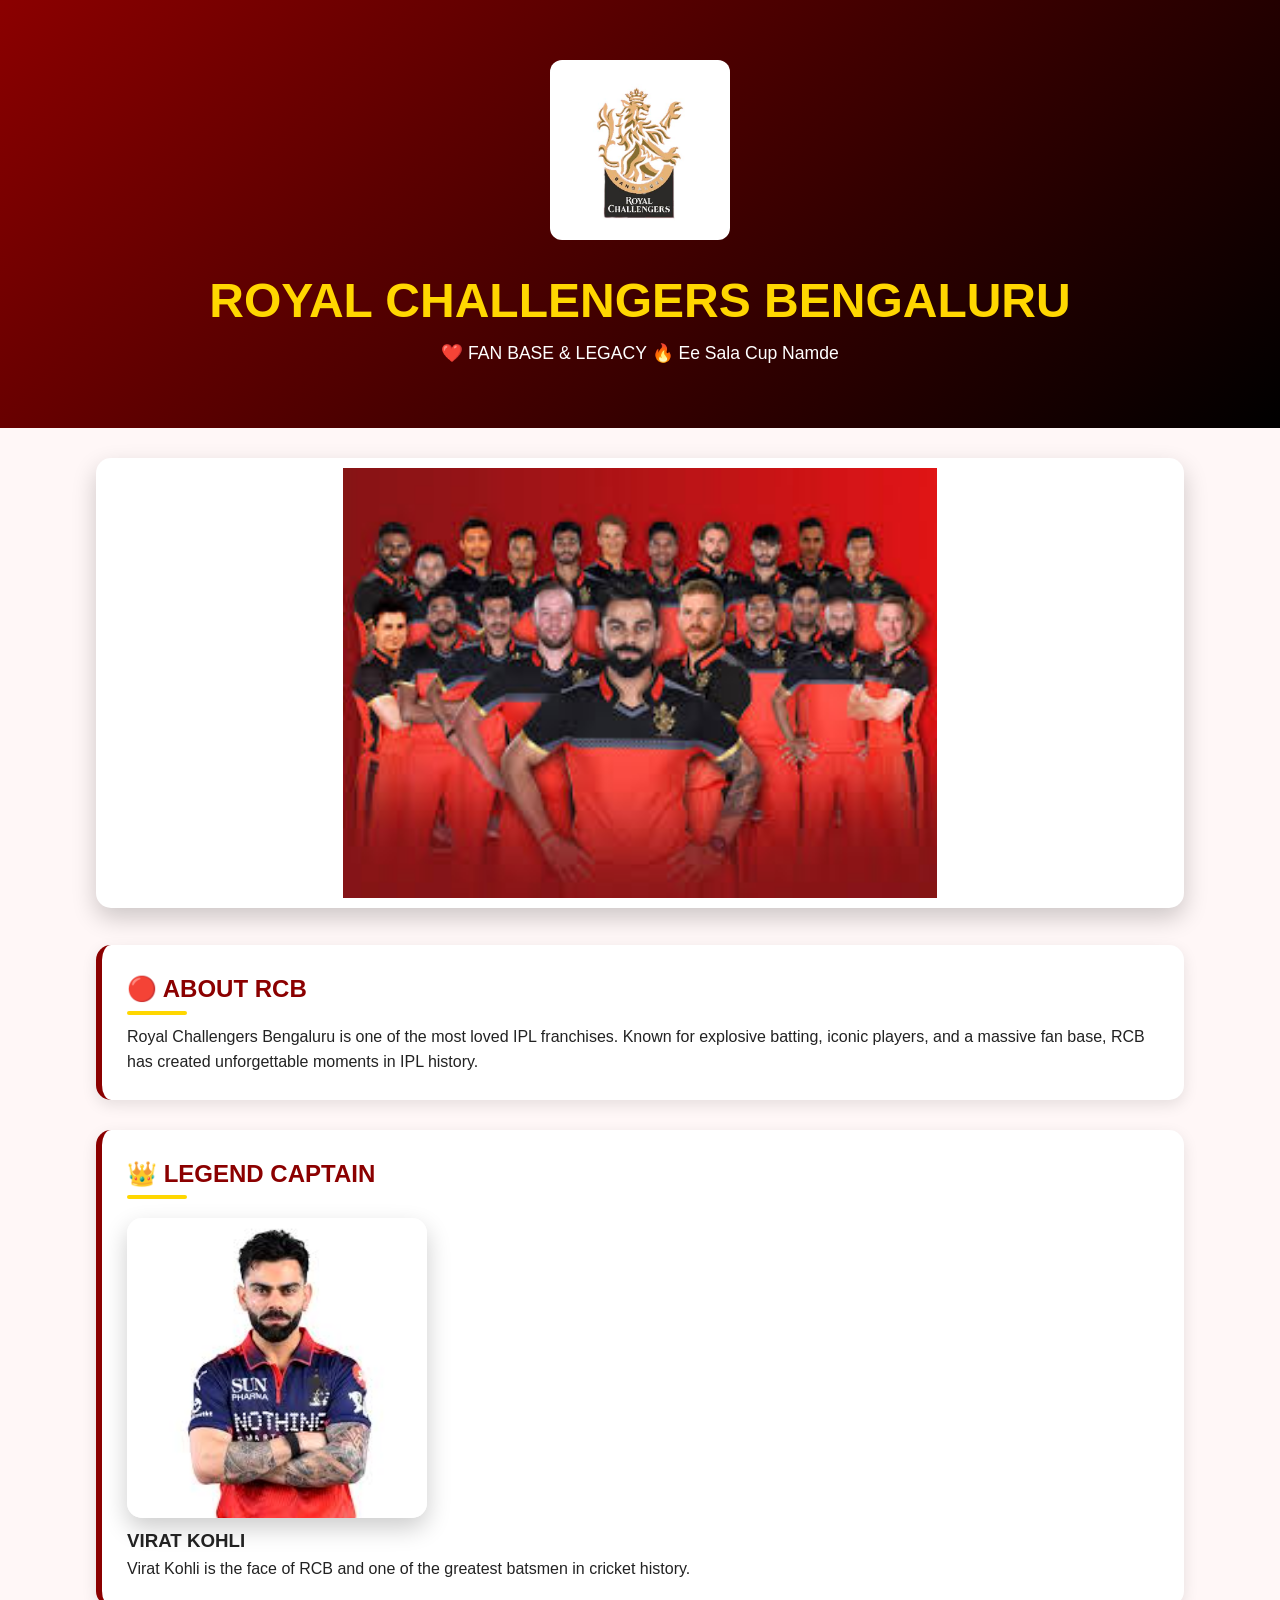
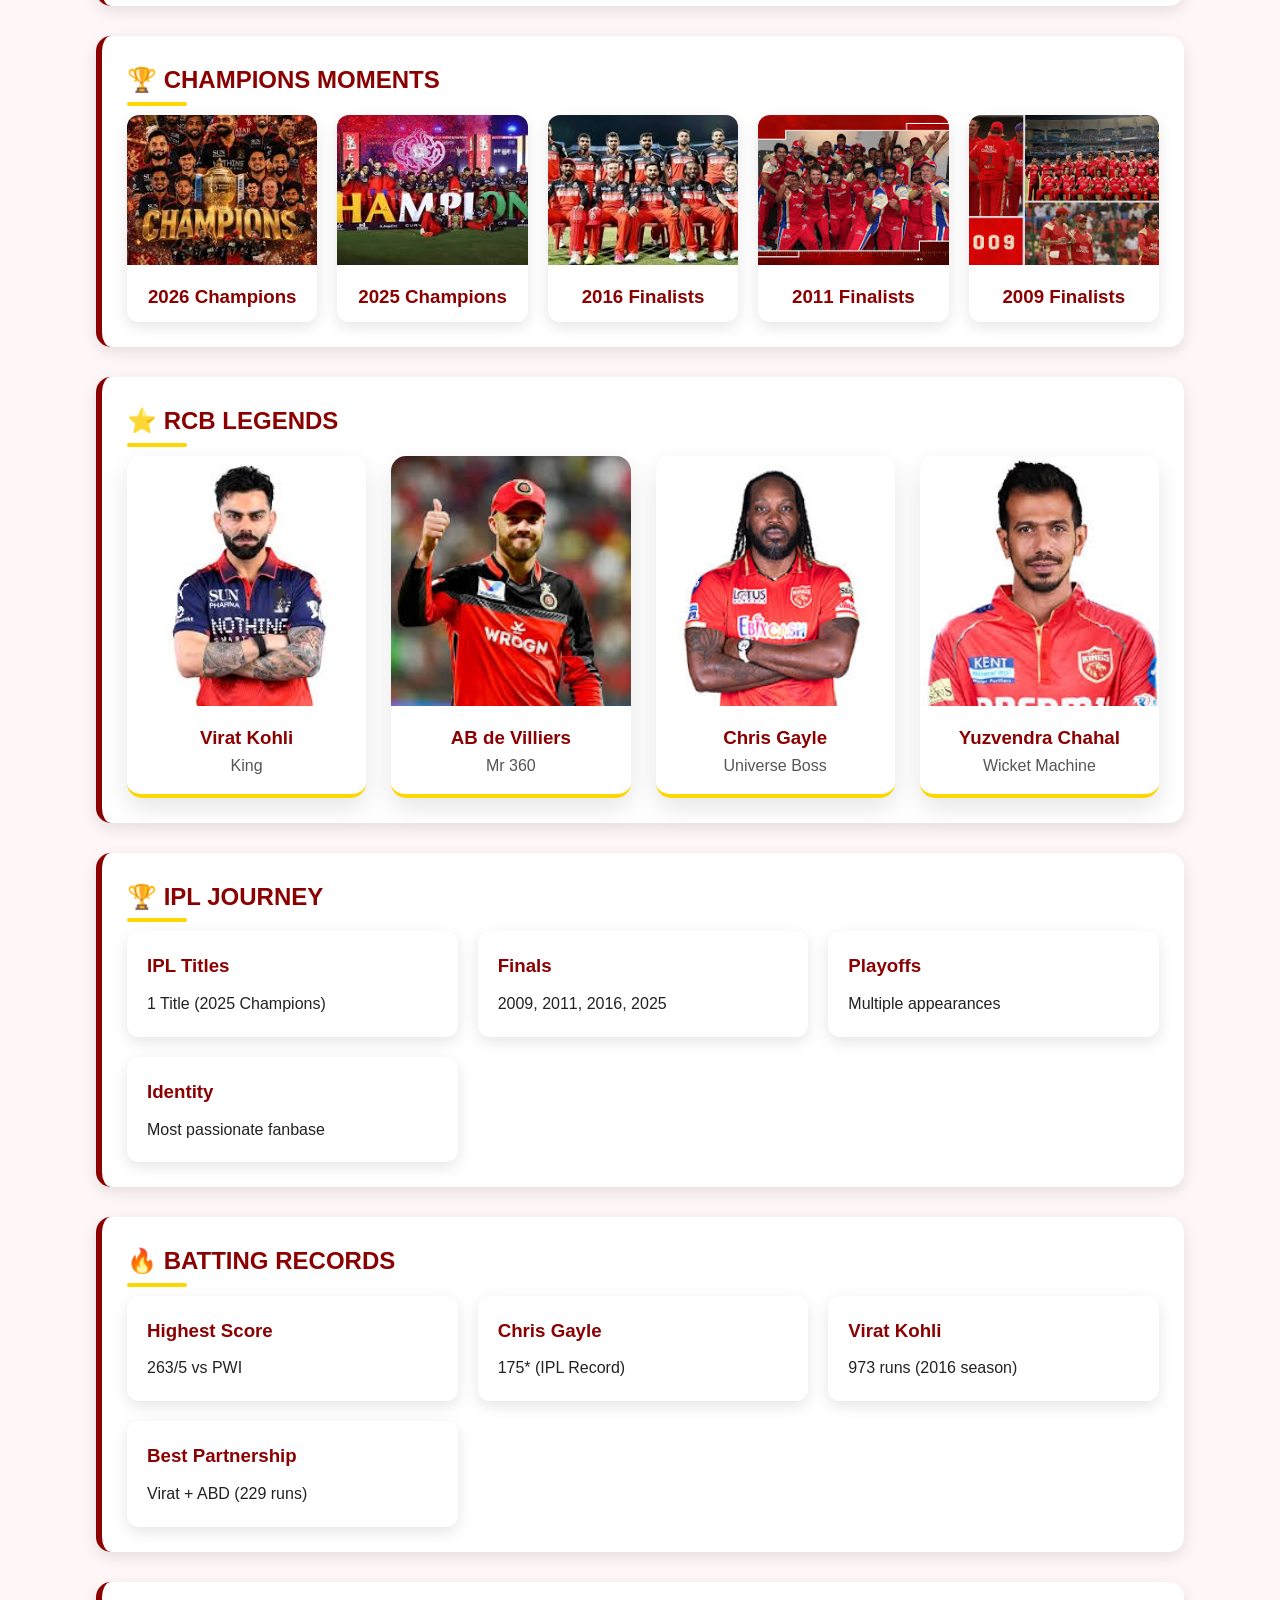
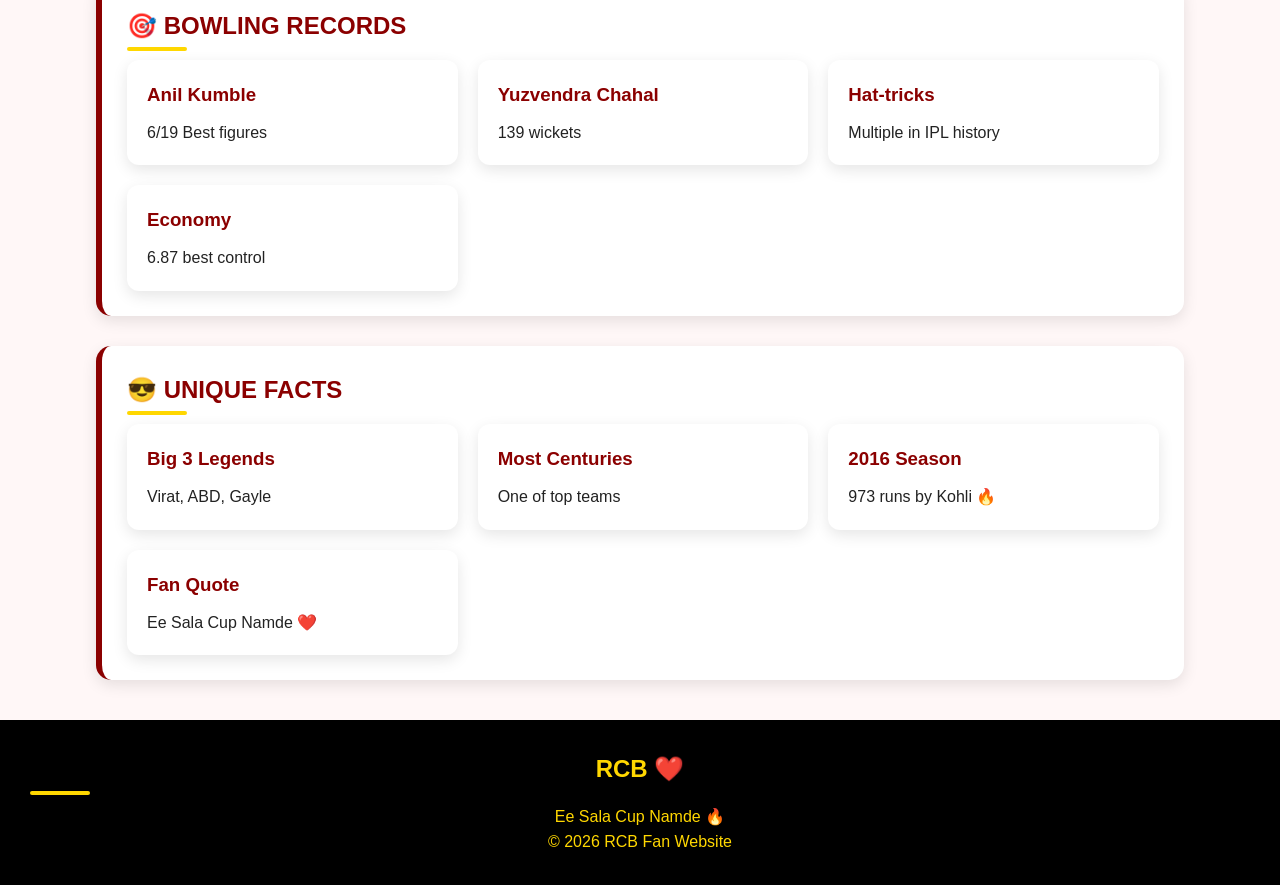
<file: rcb.html>
<!DOCTYPE html>
<html lang="en">

<head>
    <meta charset="UTF-8">
    <meta name="viewport" content="width=device-width, initial-scale=1.0">
    <title>Royal Challengers Bengaluru</title>

    <link rel="stylesheet" href="style.css">
</head>

<body class="rcb-body">

    <!-- HERO SECTION -->
    <section class="rcb-hero">

        <img src="images/my rcb.jpg" class="main-logo" alt="RCB Logo">

        <h1>ROYAL CHALLENGERS BENGALURU</h1>

        <p>❤️ FAN BASE & LEGACY 🔥 Ee Sala Cup Namde</p>

    </section>

    <!-- TEAM IMAGE -->
    <section class="team-image-section">

        <img src="images/rcbteam.png" class="team-photo" alt="RCB Team">

    </section>

    <!-- ABOUT -->
    <section class="content-box">

        <h2>🔴 ABOUT RCB</h2>

        <p>
            Royal Challengers Bengaluru is one of the most loved IPL franchises.
            Known for explosive batting, iconic players, and a massive fan base,
            RCB has created unforgettable moments in IPL history.
        </p>

    </section>

    <!-- CAPTAIN -->
    <section class="content-box">

        <h2>👑 LEGEND CAPTAIN</h2>

        <img src="images/virat.jpg" class="captain-img" alt="Virat Kohli">

        <h3>VIRAT KOHLI</h3>

        <p>
            Virat Kohli is the face of RCB and one of the greatest batsmen in cricket history.
        </p>

    </section>

    <!-- TROPHY MOMENTS -->
    <section class="content-box">

        <h2>🏆 CHAMPIONS MOMENTS</h2>

        <div class="trophy-container">
            <div class="trophy-card">
                <img src="images/rcb2026.jpg" alt="">
                <h3>2026 Champions</h3>
            </div>
            <div class="trophy-card">
                <img src="images/rcb2025.jpg" alt="">
                <h3>2025 Champions</h3>
            </div>

            <div class="trophy-card">
                <img src="images/rcb2016.jpg" alt="">
                <h3>2016 Finalists</h3>
            </div>

            <div class="trophy-card">
                <img src="images/rcb2011.jpg" alt="">
                <h3>2011 Finalists</h3>
            </div>

            <div class="trophy-card">
                <img src="images/rcb2009.jpg" alt="">
                <h3>2009 Finalists</h3>
            </div>

        </div>

    </section>

    <!-- LEGENDS -->
    <section class="content-box">

        <h2>⭐ RCB LEGENDS</h2>

        <div class="players-container">

            <div class="player-card">
                <img src="images/virat.jpg" alt="">
                <h3>Virat Kohli</h3>
                <p>King</p>
            </div>

            <div class="player-card">
                <img src="images/abd.jpg" alt="">
                <h3>AB de Villiers</h3>
                <p>Mr 360</p>
            </div>

            <div class="player-card">
                <img src="images/gayle.jpg" alt="">
                <h3>Chris Gayle</h3>
                <p>Universe Boss</p>
            </div>

            <div class="player-card">
                <img src="images/chahal.jpg" alt="">
                <h3>Yuzvendra Chahal</h3>
                <p>Wicket Machine</p>
            </div>

        </div>

    </section>

    <!-- IPL RECORDS -->
    <section class="content-box">

        <h2>🏆 IPL JOURNEY</h2>

        <div class="records-container">

            <div class="record-card">
                <h3>IPL Titles</h3>
                <p>1 Title (2025 Champions)</p>
            </div>

            <div class="record-card">
                <h3>Finals</h3>
                <p>2009, 2011, 2016, 2025</p>
            </div>

            <div class="record-card">
                <h3>Playoffs</h3>
                <p>Multiple appearances</p>
            </div>

            <div class="record-card">
                <h3>Identity</h3>
                <p>Most passionate fanbase</p>
            </div>

        </div>

    </section>

    <!-- BATTING RECORDS -->
    <section class="content-box">

        <h2>🔥 BATTING RECORDS</h2>

        <div class="records-container">

            <div class="record-card">
                <h3>Highest Score</h3>
                <p>263/5 vs PWI</p>
            </div>

            <div class="record-card">
                <h3>Chris Gayle</h3>
                <p>175* (IPL Record)</p>
            </div>

            <div class="record-card">
                <h3>Virat Kohli</h3>
                <p>973 runs (2016 season)</p>
            </div>

            <div class="record-card">
                <h3>Best Partnership</h3>
                <p>Virat + ABD (229 runs)</p>
            </div>

        </div>

    </section>

    <!-- BOWLING RECORDS -->
    <section class="content-box">

        <h2>🎯 BOWLING RECORDS</h2>

        <div class="records-container">

            <div class="record-card">
                <h3>Anil Kumble</h3>
                <p>6/19 Best figures</p>
            </div>

            <div class="record-card">
                <h3>Yuzvendra Chahal</h3>
                <p>139 wickets</p>
            </div>

            <div class="record-card">
                <h3>Hat-tricks</h3>
                <p>Multiple in IPL history</p>
            </div>

            <div class="record-card">
                <h3>Economy</h3>
                <p>6.87 best control</p>
            </div>

        </div>

    </section>

    <!-- UNIQUE FACTS -->
    <section class="content-box">

        <h2>😎 UNIQUE FACTS</h2>

        <div class="records-container">

            <div class="record-card">
                <h3>Big 3 Legends</h3>
                <p>Virat, ABD, Gayle</p>
            </div>

            <div class="record-card">
                <h3>Most Centuries</h3>
                <p>One of top teams</p>
            </div>

            <div class="record-card">
                <h3>2016 Season</h3>
                <p>973 runs by Kohli 🔥</p>
            </div>

            <div class="record-card">
                <h3>Fan Quote</h3>
                <p>Ee Sala Cup Namde ❤️</p>
            </div>

        </div>

    </section>

    <!-- FOOTER -->
    <footer class="footer">

        <h2>RCB ❤️</h2>
        <p>Ee Sala Cup Namde 🔥</p>
        <p>© 2026 RCB Fan Website</p>

    </footer>

</body>
</html>
</file>
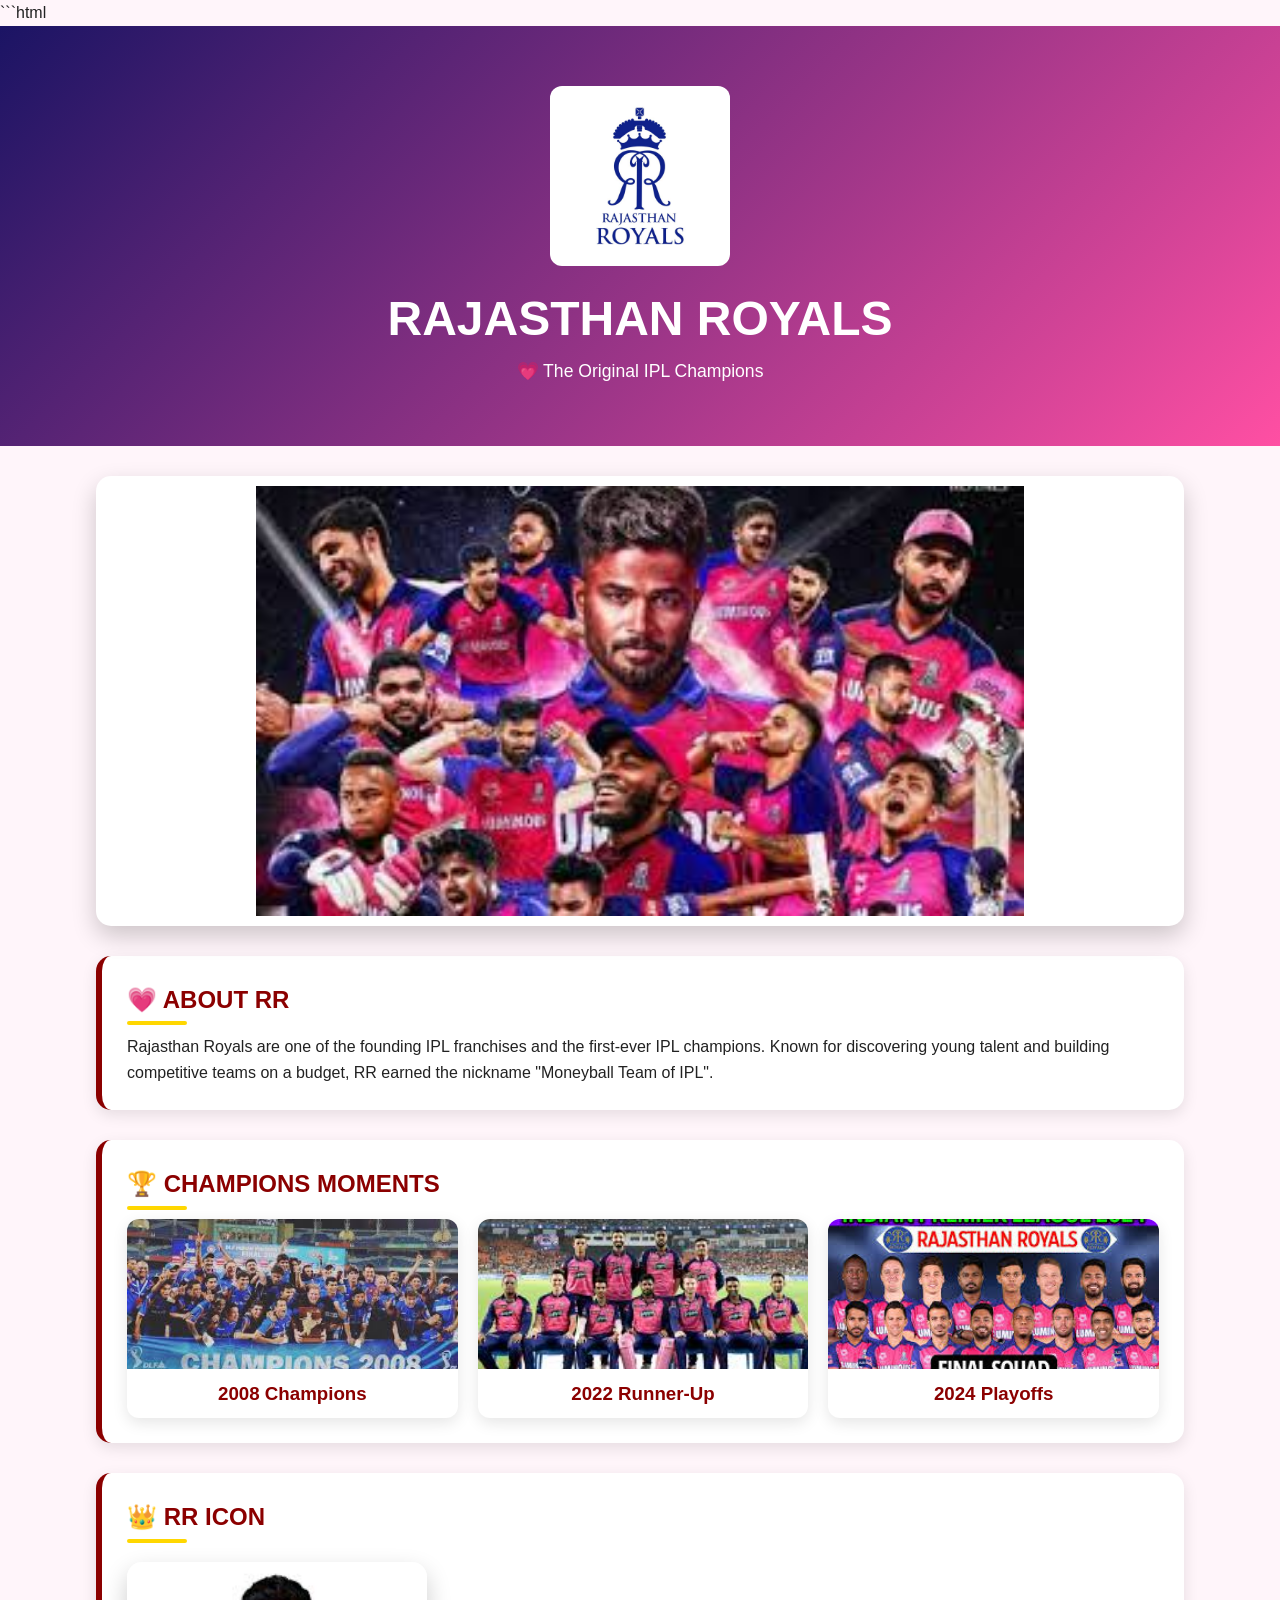
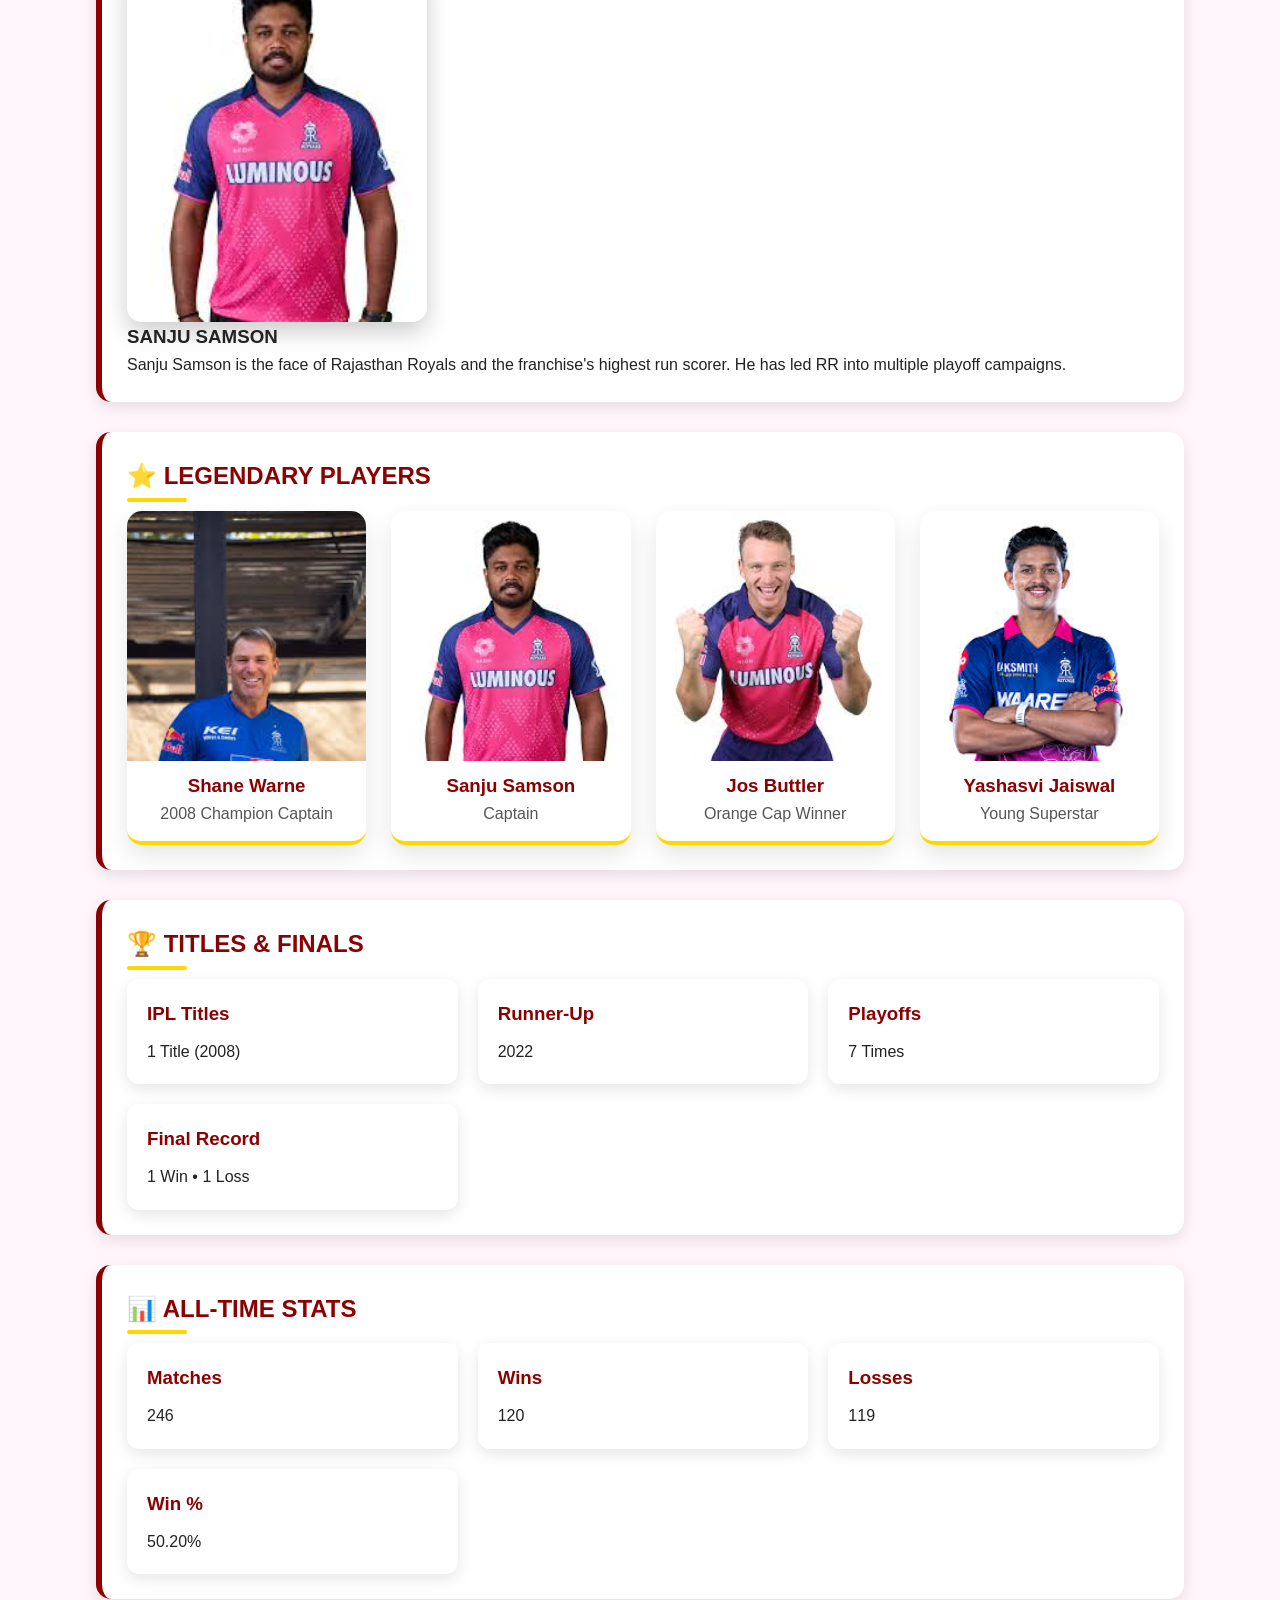
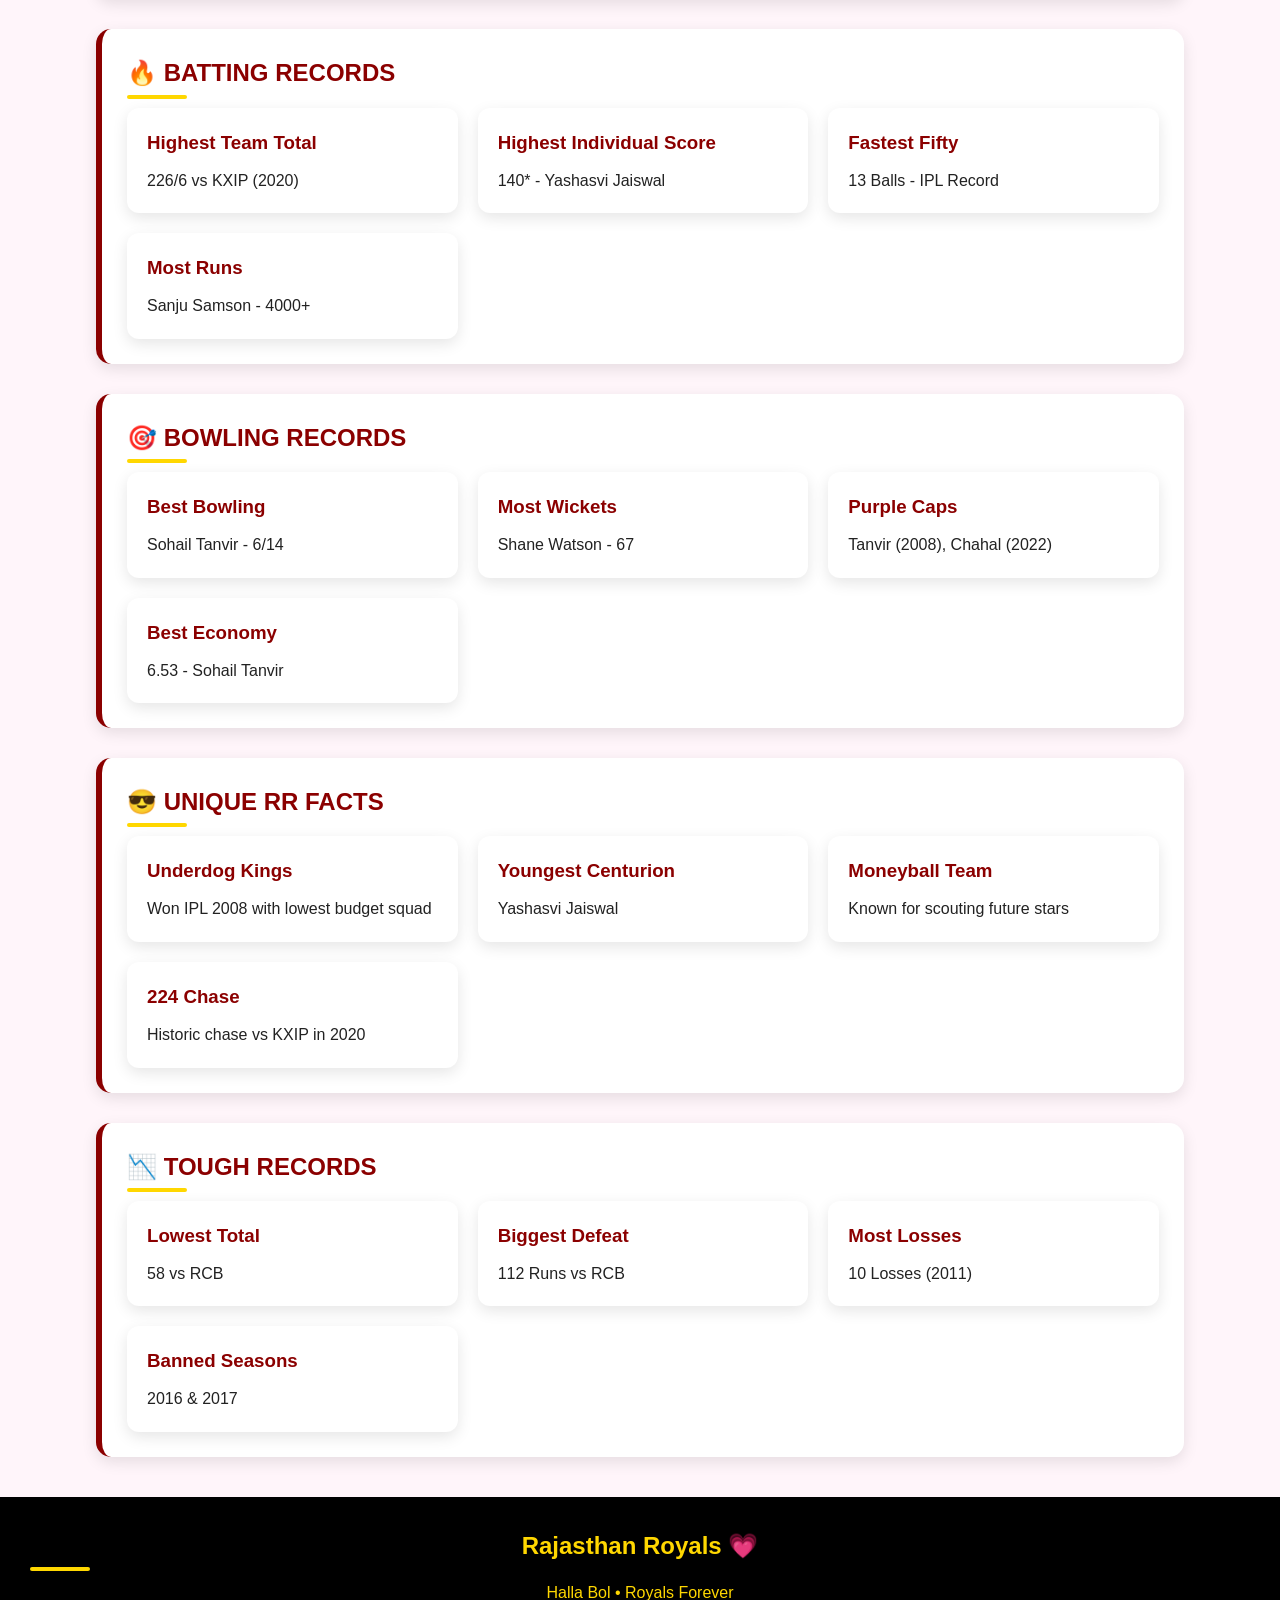
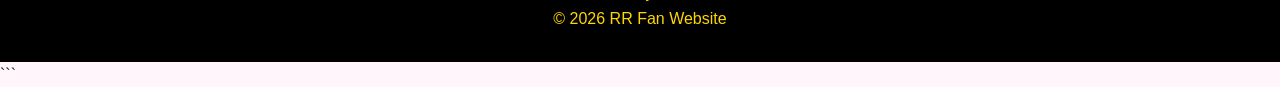
<file: rr.html>
```html
<!DOCTYPE html>
<html lang="en">

<head>
    <meta charset="UTF-8">
    <meta name="viewport" content="width=device-width, initial-scale=1.0">
    <title>Rajasthan Royals</title>

    <link rel="stylesheet" href="style.css">
</head>

<body class="rr-body">

    <!-- HERO SECTION -->
    <section class="rr-hero">

        <img src="images/rr.jpg" class="main-logo" alt="RR Logo">

        <h1>RAJASTHAN ROYALS</h1>

        <p>💗 The Original IPL Champions</p>

    </section>

    <!-- TEAM IMAGE -->
    <section class="team-image-section">

        <img src="images/rrteam.png" class="team-photo" alt="RR Team">

    </section>

    <!-- ABOUT -->
    <section class="content-box">

        <h2>💗 ABOUT RR</h2>

        <p>
            Rajasthan Royals are one of the founding IPL franchises and the first-ever IPL champions.
            Known for discovering young talent and building competitive teams on a budget,
            RR earned the nickname "Moneyball Team of IPL".
        </p>

    </section>

    <!-- CHAMPIONS MOMENTS -->
    <section class="content-box">

        <h2>🏆 CHAMPIONS MOMENTS</h2>

        <div class="trophy-container">

            <div class="trophy-card">
                <img src="images/rr2008.jpg" alt="">
                <h3>2008 Champions</h3>
            </div>

            <div class="trophy-card">
                <img src="images/rr2022.jpg" alt="">
                <h3>2022 Runner-Up</h3>
            </div>

            <div class="trophy-card">
                <img src="images/rr2024.jpg" alt="">
                <h3>2024 Playoffs</h3>
            </div>

        </div>

    </section>

    <!-- CAPTAIN -->
    <section class="content-box">

        <h2>👑 RR ICON</h2>

        <img src="images/sanju.jpg" class="captain-img" alt="Sanju Samson">

        <h3>SANJU SAMSON</h3>

        <p>
            Sanju Samson is the face of Rajasthan Royals and the franchise's highest run scorer.
            He has led RR into multiple playoff campaigns.
        </p>

    </section>

    <!-- LEGENDARY PLAYERS -->
    <section class="content-box">

        <h2>⭐ LEGENDARY PLAYERS</h2>

        <div class="players-container">

            <div class="player-card">
                <img src="images/warne.jpg" alt="">
                <h3>Shane Warne</h3>
                <p>2008 Champion Captain</p>
            </div>

            <div class="player-card">
                <img src="images/sanju.jpg" alt="">
                <h3>Sanju Samson</h3>
                <p>Captain</p>
            </div>

            <div class="player-card">
                <img src="images/buttler.jpg" alt="">
                <h3>Jos Buttler</h3>
                <p>Orange Cap Winner</p>
            </div>

            <div class="player-card">
                <img src="images/jaiswal.jpg" alt="">
                <h3>Yashasvi Jaiswal</h3>
                <p>Young Superstar</p>
            </div>

        </div>

    </section>

    <!-- TITLES -->
    <section class="content-box">

        <h2>🏆 TITLES & FINALS</h2>

        <div class="records-container">

            <div class="record-card">
                <h3>IPL Titles</h3>
                <p>1 Title (2008)</p>
            </div>

            <div class="record-card">
                <h3>Runner-Up</h3>
                <p>2022</p>
            </div>

            <div class="record-card">
                <h3>Playoffs</h3>
                <p>7 Times</p>
            </div>

            <div class="record-card">
                <h3>Final Record</h3>
                <p>1 Win • 1 Loss</p>
            </div>

        </div>

    </section>

    <!-- ALL TIME STATS -->
    <section class="content-box">

        <h2>📊 ALL-TIME STATS</h2>

        <div class="records-container">

            <div class="record-card">
                <h3>Matches</h3>
                <p>246</p>
            </div>

            <div class="record-card">
                <h3>Wins</h3>
                <p>120</p>
            </div>

            <div class="record-card">
                <h3>Losses</h3>
                <p>119</p>
            </div>

            <div class="record-card">
                <h3>Win %</h3>
                <p>50.20%</p>
            </div>

        </div>

    </section>

    <!-- BATTING RECORDS -->
    <section class="content-box">

        <h2>🔥 BATTING RECORDS</h2>

        <div class="records-container">

            <div class="record-card">
                <h3>Highest Team Total</h3>
                <p>226/6 vs KXIP (2020)</p>
            </div>

            <div class="record-card">
                <h3>Highest Individual Score</h3>
                <p>140* - Yashasvi Jaiswal</p>
            </div>

            <div class="record-card">
                <h3>Fastest Fifty</h3>
                <p>13 Balls - IPL Record</p>
            </div>

            <div class="record-card">
                <h3>Most Runs</h3>
                <p>Sanju Samson - 4000+</p>
            </div>

        </div>

    </section>

    <!-- BOWLING RECORDS -->
    <section class="content-box">

        <h2>🎯 BOWLING RECORDS</h2>

        <div class="records-container">

            <div class="record-card">
                <h3>Best Bowling</h3>
                <p>Sohail Tanvir - 6/14</p>
            </div>

            <div class="record-card">
                <h3>Most Wickets</h3>
                <p>Shane Watson - 67</p>
            </div>

            <div class="record-card">
                <h3>Purple Caps</h3>
                <p>Tanvir (2008), Chahal (2022)</p>
            </div>

            <div class="record-card">
                <h3>Best Economy</h3>
                <p>6.53 - Sohail Tanvir</p>
            </div>

        </div>

    </section>

    <!-- UNIQUE FACTS -->
    <section class="content-box">

        <h2>😎 UNIQUE RR FACTS</h2>

        <div class="records-container">

            <div class="record-card">
                <h3>Underdog Kings</h3>
                <p>Won IPL 2008 with lowest budget squad</p>
            </div>

            <div class="record-card">
                <h3>Youngest Centurion</h3>
                <p>Yashasvi Jaiswal</p>
            </div>

            <div class="record-card">
                <h3>Moneyball Team</h3>
                <p>Known for scouting future stars</p>
            </div>

            <div class="record-card">
                <h3>224 Chase</h3>
                <p>Historic chase vs KXIP in 2020</p>
            </div>

        </div>

    </section>

    <!-- TOUGH RECORDS -->
    <section class="content-box">

        <h2>📉 TOUGH RECORDS</h2>

        <div class="records-container">

            <div class="record-card">
                <h3>Lowest Total</h3>
                <p>58 vs RCB</p>
            </div>

            <div class="record-card">
                <h3>Biggest Defeat</h3>
                <p>112 Runs vs RCB</p>
            </div>

            <div class="record-card">
                <h3>Most Losses</h3>
                <p>10 Losses (2011)</p>
            </div>

            <div class="record-card">
                <h3>Banned Seasons</h3>
                <p>2016 & 2017</p>
            </div>

        </div>

    </section>

    <!-- FOOTER -->
    <footer class="footer">

        <h2>Rajasthan Royals 💗</h2>

        <p>Halla Bol • Royals Forever</p>

        <p>© 2026 RR Fan Website</p>

    </footer>

</body>
</html>
```
</file>
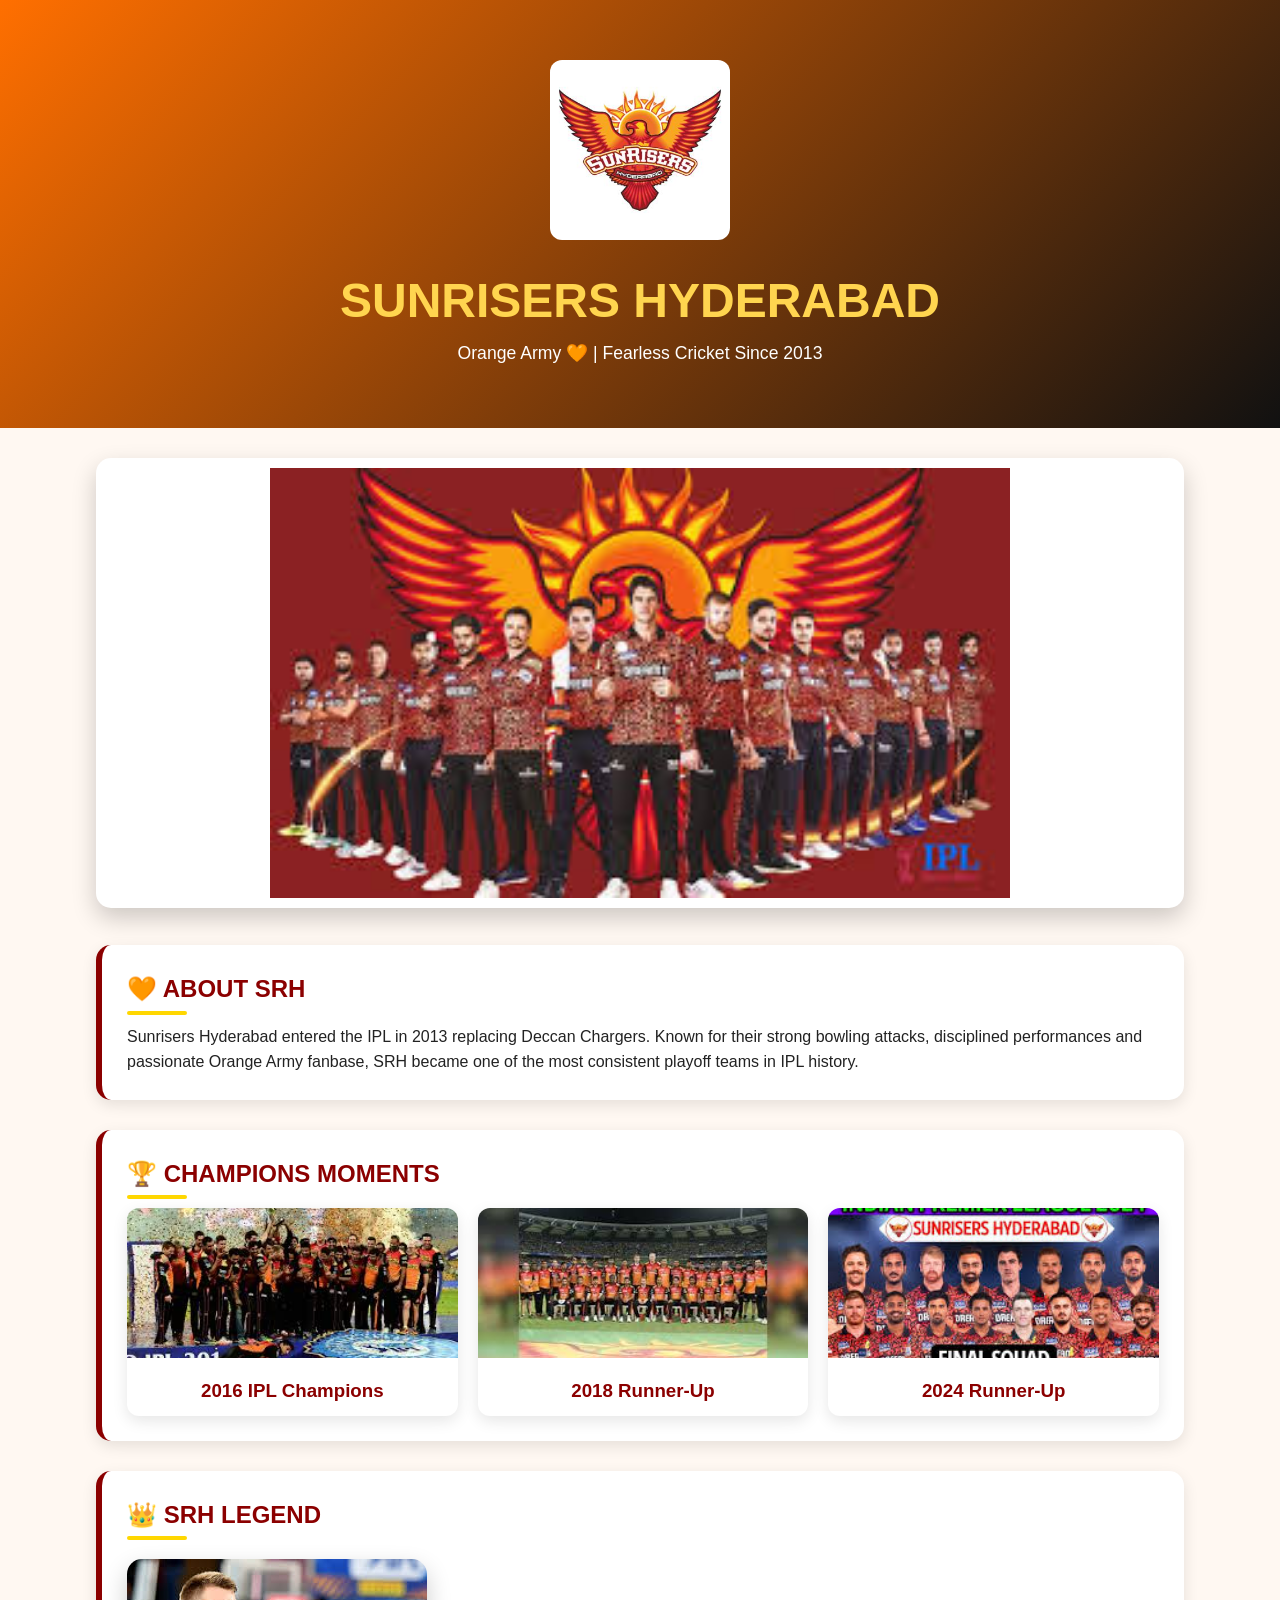
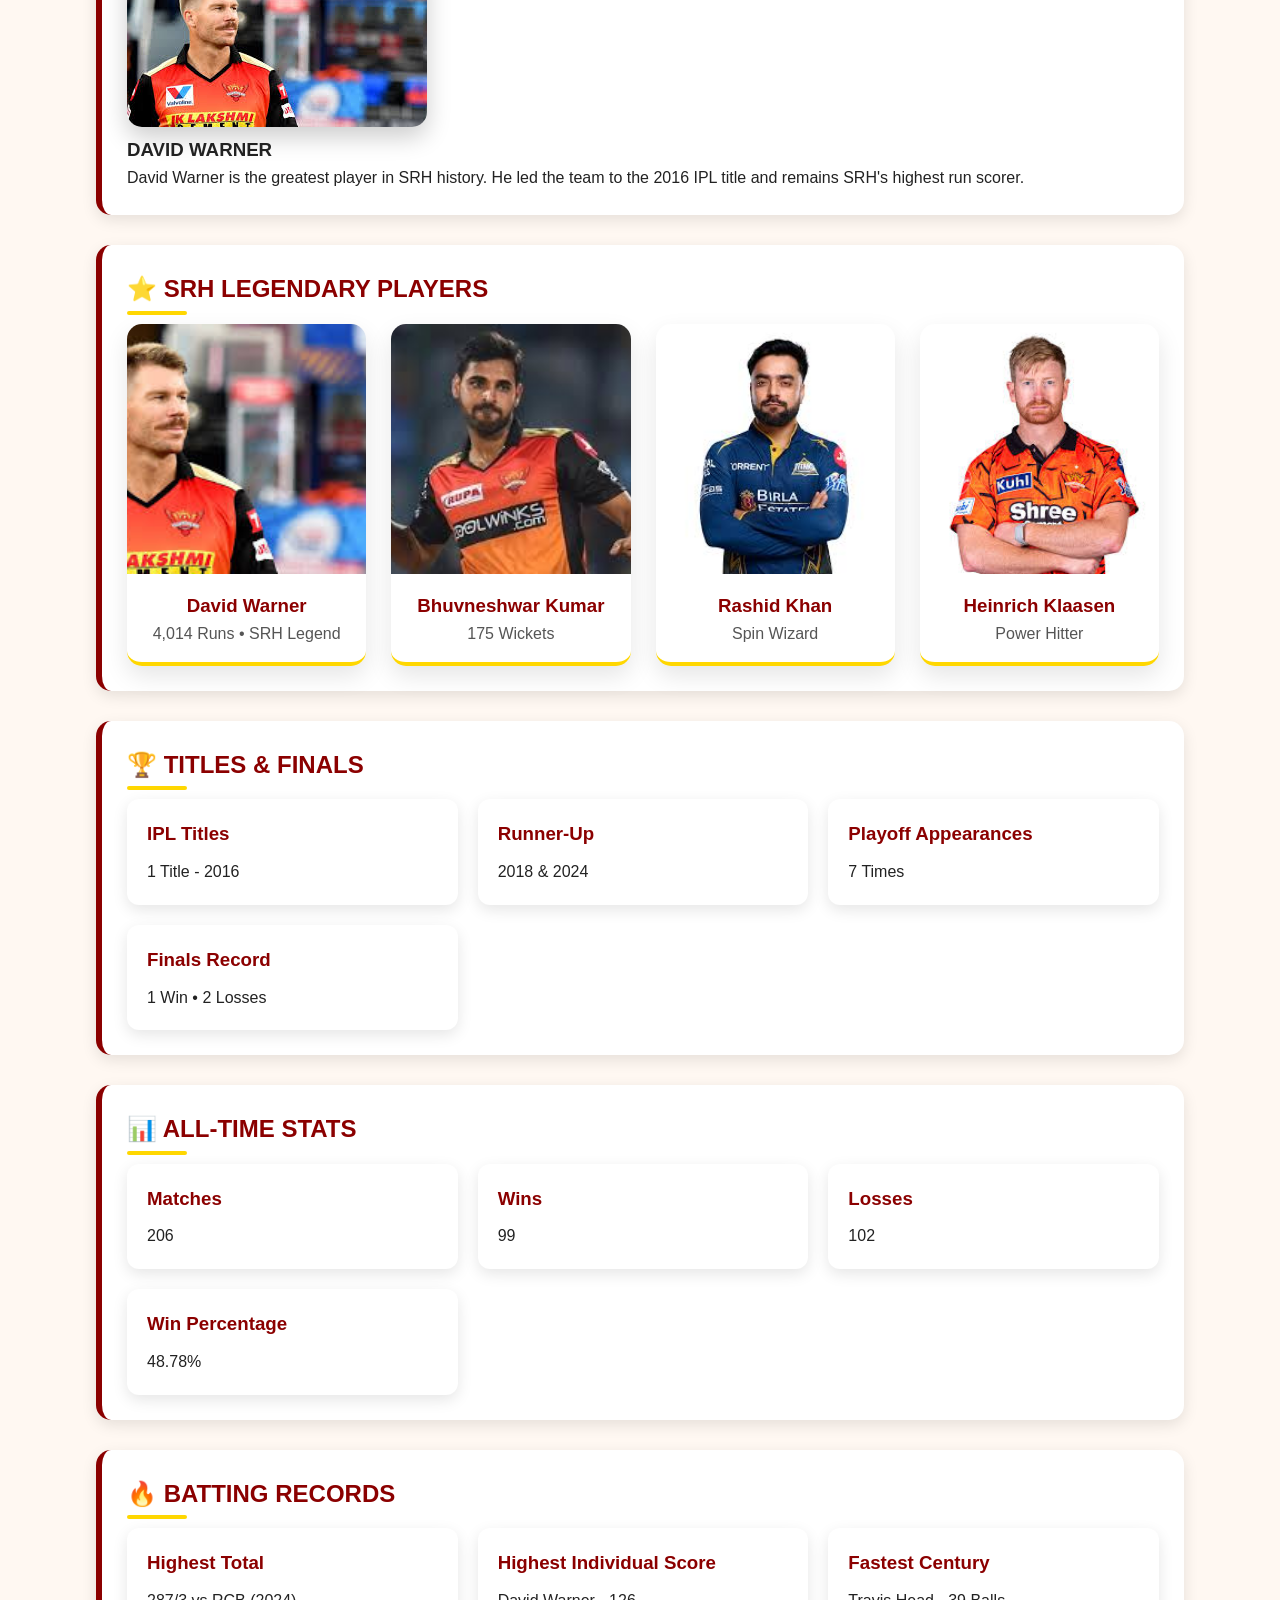
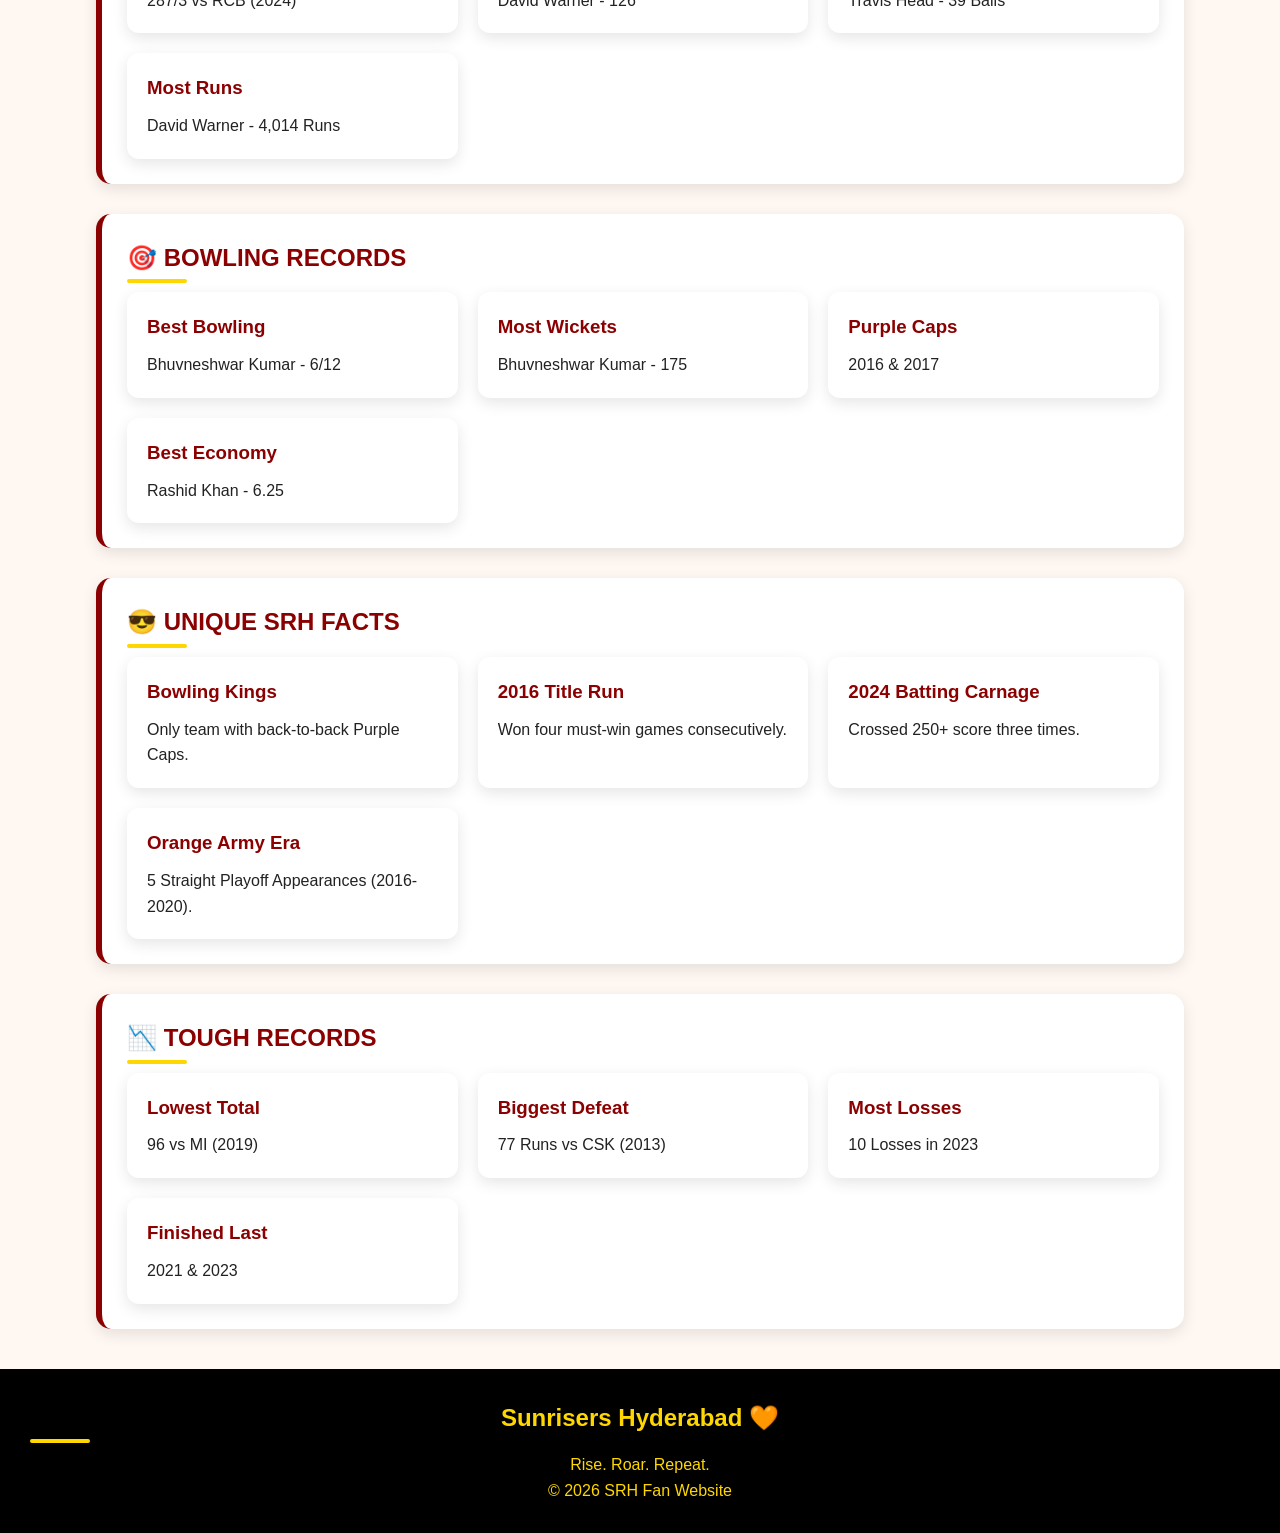
<file: srh.html>
<!DOCTYPE html>
<html lang="en">

<head>
    <meta charset="UTF-8">
    <meta name="viewport" content="width=device-width, initial-scale=1.0">
    <title>Sunrisers Hyderabad</title>

    <link rel="stylesheet" href="style.css">
</head>

<body class="srh-body">

    <!-- HERO SECTION -->
    <section class="srh-hero">

        <img src="images/srh.jpg" class="main-logo" alt="SRH Logo">

        <h1>SUNRISERS HYDERABAD</h1>

        <p>Orange Army 🧡 | Fearless Cricket Since 2013</p>

    </section>

    <!-- TEAM IMAGE -->
    <section class="team-image-section">

        <img src="images/srhteam.jpg" class="team-photo" alt="SRH Team">

    </section>

    <!-- ABOUT -->
    <section class="content-box">

        <h2>🧡 ABOUT SRH</h2>

        <p>
            Sunrisers Hyderabad entered the IPL in 2013 replacing Deccan Chargers.
            Known for their strong bowling attacks, disciplined performances and
            passionate Orange Army fanbase, SRH became one of the most consistent
            playoff teams in IPL history.
        </p>

    </section>

    <!-- CHAMPIONS MOMENTS -->
    <section class="content-box">

        <h2>🏆 CHAMPIONS MOMENTS</h2>

        <div class="trophy-container">

            <div class="trophy-card">
                <img src="images/srh2016.jpg" alt="">
                <h3>2016 IPL Champions</h3>
            </div>

            <div class="trophy-card">
                <img src="images/srh2018.jpg" alt="">
                <h3>2018 Runner-Up</h3>
            </div>

            <div class="trophy-card">
                <img src="images/srh2024.jpg" alt="">
                <h3>2024 Runner-Up</h3>
            </div>

        </div>

    </section>

    <!-- CAPTAIN -->
    <section class="content-box">

        <h2>👑 SRH LEGEND</h2>

        <img src="images/warner.jpg" class="captain-img" alt="David Warner">

        <h3>DAVID WARNER</h3>

        <p>
            David Warner is the greatest player in SRH history.
            He led the team to the 2016 IPL title and remains SRH's highest run scorer.
        </p>

    </section>

    <!-- LEGENDS -->
    <section class="content-box">

        <h2>⭐ SRH LEGENDARY PLAYERS</h2>

        <div class="players-container">

            <div class="player-card">
                <img src="images/warner.jpg" alt="">
                <h3>David Warner</h3>
                <p>4,014 Runs • SRH Legend</p>
            </div>

            <div class="player-card">
                <img src="images/bhuvi.jpg" alt="">
                <h3>Bhuvneshwar Kumar</h3>
                <p>175 Wickets</p>
            </div>

            <div class="player-card">
                <img src="images/rashid.jpg" alt="">
                <h3>Rashid Khan</h3>
                <p>Spin Wizard</p>
            </div>

            <div class="player-card">
                <img src="images/klaasen.jpg" alt="">
                <h3>Heinrich Klaasen</h3>
                <p>Power Hitter</p>
            </div>

        </div>

    </section>

    <!-- TITLES & FINALS -->
    <section class="content-box">

        <h2>🏆 TITLES & FINALS</h2>

        <div class="records-container">

            <div class="record-card">
                <h3>IPL Titles</h3>
                <p>1 Title - 2016</p>
            </div>

            <div class="record-card">
                <h3>Runner-Up</h3>
                <p>2018 & 2024</p>
            </div>

            <div class="record-card">
                <h3>Playoff Appearances</h3>
                <p>7 Times</p>
            </div>

            <div class="record-card">
                <h3>Finals Record</h3>
                <p>1 Win • 2 Losses</p>
            </div>

        </div>

    </section>

    <!-- ALL TIME STATS -->
    <section class="content-box">

        <h2>📊 ALL-TIME STATS</h2>

        <div class="records-container">

            <div class="record-card">
                <h3>Matches</h3>
                <p>206</p>
            </div>

            <div class="record-card">
                <h3>Wins</h3>
                <p>99</p>
            </div>

            <div class="record-card">
                <h3>Losses</h3>
                <p>102</p>
            </div>

            <div class="record-card">
                <h3>Win Percentage</h3>
                <p>48.78%</p>
            </div>

        </div>

    </section>

    <!-- BATTING RECORDS -->
    <section class="content-box">

        <h2>🔥 BATTING RECORDS</h2>

        <div class="records-container">

            <div class="record-card">
                <h3>Highest Total</h3>
                <p>287/3 vs RCB (2024)</p>
            </div>

            <div class="record-card">
                <h3>Highest Individual Score</h3>
                <p>David Warner - 126</p>
            </div>

            <div class="record-card">
                <h3>Fastest Century</h3>
                <p>Travis Head - 39 Balls</p>
            </div>

            <div class="record-card">
                <h3>Most Runs</h3>
                <p>David Warner - 4,014 Runs</p>
            </div>

        </div>

    </section>

    <!-- BOWLING RECORDS -->
    <section class="content-box">

        <h2>🎯 BOWLING RECORDS</h2>

        <div class="records-container">

            <div class="record-card">
                <h3>Best Bowling</h3>
                <p>Bhuvneshwar Kumar - 6/12</p>
            </div>

            <div class="record-card">
                <h3>Most Wickets</h3>
                <p>Bhuvneshwar Kumar - 175</p>
            </div>

            <div class="record-card">
                <h3>Purple Caps</h3>
                <p>2016 & 2017</p>
            </div>

            <div class="record-card">
                <h3>Best Economy</h3>
                <p>Rashid Khan - 6.25</p>
            </div>

        </div>

    </section>

    <!-- UNIQUE FACTS -->
    <section class="content-box">

        <h2>😎 UNIQUE SRH FACTS</h2>

        <div class="records-container">

            <div class="record-card">
                <h3>Bowling Kings</h3>
                <p>Only team with back-to-back Purple Caps.</p>
            </div>

            <div class="record-card">
                <h3>2016 Title Run</h3>
                <p>Won four must-win games consecutively.</p>
            </div>

            <div class="record-card">
                <h3>2024 Batting Carnage</h3>
                <p>Crossed 250+ score three times.</p>
            </div>

            <div class="record-card">
                <h3>Orange Army Era</h3>
                <p>5 Straight Playoff Appearances (2016-2020).</p>
            </div>

        </div>

    </section>

    <!-- TOUGH RECORDS -->
    <section class="content-box">

        <h2>📉 TOUGH RECORDS</h2>

        <div class="records-container">

            <div class="record-card">
                <h3>Lowest Total</h3>
                <p>96 vs MI (2019)</p>
            </div>

            <div class="record-card">
                <h3>Biggest Defeat</h3>
                <p>77 Runs vs CSK (2013)</p>
            </div>

            <div class="record-card">
                <h3>Most Losses</h3>
                <p>10 Losses in 2023</p>
            </div>

            <div class="record-card">
                <h3>Finished Last</h3>
                <p>2021 & 2023</p>
            </div>

        </div>

    </section>

    <!-- FOOTER -->
    <footer class="footer">

        <h2>Sunrisers Hyderabad 🧡</h2>

        <p>Rise. Roar. Repeat.</p>

        <p>© 2026 SRH Fan Website</p>

    </footer>

</body>
</html>
</file>
<file: style.css>
/* =====================
   GLOBAL
===================== */

*{
    margin:0;
    padding:0;
    box-sizing:border-box;
}

html{
    scroll-behavior:smooth;
}

body{
    background:
    linear-gradient(
        135deg,
        #f5f7fa,
        #e4ecff
    );
}
/* =====================
   NAVBAR
===================== */

.navbar{
    position:sticky;
    top:0;
    z-index:1000;

    display:flex;
    justify-content:space-between;
    align-items:center;

    padding:15px 8%;
    background:#001f54;
}

.logo img{
    width:70px;
    border-radius:50%;
}

.nav-links{
    display:flex;
    gap:25px;
    list-style:none;
}

.nav-links a{
    position:relative;
}

.nav-links a::after{
    content:"";
    position:absolute;
    left:0;
    bottom:-5px;
    width:0;
    height:2px;
    background:#ffd700;
    transition:.3s;
}

.nav-links a:hover::after{
    width:100%;
}

/* =====================
   HERO
===================== */

.hero{
    min-height:100vh;

    display:flex;
    justify-content:center;
    align-items:center;
    text-align:center;

    background:
    linear-gradient(
        rgba(0,0,0,.6),
        rgba(0,0,0,.6)
    ),
    url("images/stadium.jpg");

    background-size:cover;
    background-position:center;

    color:white;
    padding:20px;
}

.hero-logo{
    width:120px;
    margin-bottom:20px;
}

.hero h1{
    font-size:3rem;
    margin-bottom:10px;
}

.hero p{
    font-size:1.2rem;
}

.hero-stats{
    display:flex;
    gap:30px;
    justify-content:center;
    margin:35px 0;
}

.stat{
    background:rgba(255,255,255,.1);
    padding:20px;
    border-radius:10px;
    backdrop-filter:blur(5px);
}

.hero-btn{
    text-decoration:none;
    background:#ffd700;
    color:black;
    padding:12px 30px;
    border-radius:30px;
    font-weight:600;
    transition:.3s;
}

.hero-btn:hover{
    background:white;
}

/* =====================
   SECTION TITLE
===================== */

.section-title{
    text-align:center;
    margin-bottom:50px;
}

.section-title h2{
    font-size:2.2rem;
    color:#001f54;
}

/* =====================
   ABOUT
===================== */

.about{
    display:flex;
    align-items:center;
    gap:50px;
    padding:80px 8%;
}

.about-image img{
    width:100%;
    max-width:450px;
    border-radius:15px;
}

.about-content h2{
    margin-bottom:20px;
    color:#001f54;
}

/* =====================
   HIGHLIGHTS
===================== */

.highlights{
    padding:80px 8%;
    background:white;
}

.highlight-grid{
    display:grid;
    grid-template-columns:repeat(auto-fit,minmax(250px,1fr));
    gap:25px;
}

.highlight-card{
    background:white;
    border-radius:15px;
    overflow:hidden;
    box-shadow:0 5px 15px rgba(0,0,0,.1);
    transition:.3s;
}

.highlight-card:hover{
    transform:translateY(-10px);
}

.highlight-card img{
    width:100%;
    height:220px;
    object-fit:cover;
}

.highlight-card h3,
.highlight-card h4{
    padding:10px;
}

/* =====================
   SCHEDULE
===================== */

.schedule{
    padding:80px 8%;
}

.schedule-container{
    display:grid;
    grid-template-columns:repeat(auto-fit,minmax(250px,1fr));
    gap:25px;
}

.match-card{
    background:white;
    padding:25px;
    border-radius:15px;
    text-align:center;
    box-shadow:0 5px 15px rgba(0,0,0,.1);
    transition:.3s;
}

.match-card:hover{
    transform:scale(1.05);
}

.match-card h3{
    color:#001f54;
}

/* =====================
   TEAMS
===================== */

.teams{
    padding:80px 8%;
    background:white;
}

.teams-grid{
    display:grid;
    grid-template-columns:repeat(auto-fit,minmax(250px,1fr));
    gap:30px;
}

.team-card{
    text-decoration:none;
    color:black;
    background:white;
    border-radius:15px;
    overflow:hidden;

    box-shadow:0 5px 15px rgba(0,0,0,.1);

    transition:.3s;
}

.team-card:hover{
    transform:translateY(-10px);
}

.team-card img{
    width:100%;
    height:250px;
    object-fit:cover;
}

.team-card h3{
    padding:15px;
    text-align:center;
}

/* =====================
   FOOTER
===================== */

footer{
    background:#001f54;
    color:white;
    text-align:center;
    padding:40px 20px;
}

footer h3{
    margin-bottom:10px;
}

/* =====================
   MOBILE
===================== */

@media(max-width:768px){

    .navbar{
        flex-direction:column;
        gap:15px;
    }

    .nav-links{
        flex-wrap:wrap;
        justify-content:center;
    }

    .hero h1{
        font-size:2rem;
    }

    .hero-stats{
        flex-direction:column;
    }

    .about{
        flex-direction:column;
        text-align:center;
    }
}
/* =========================
   GLOBAL RESET (CSK STYLE BASE)
========================= */

*{
    margin:0;
    padding:0;
    box-sizing:border-box;
    font-family:'Poppins', sans-serif;
}

body.csk-body{
    background:#fffdf2;
    color:#222;
    line-height:1.6;
}

/* =========================
   HERO SECTION (CSK THEME)
========================= */

.csk-hero{
    background:linear-gradient(135deg,#FFD700,#0057B8);
    text-align:center;
    padding:60px 20px;
    color:white;
}

.csk-hero h1{
    font-size:3rem;
    margin-top:15px;
    color:white;
}

.csk-hero p{
    max-width:800px;
    margin:auto;
    font-size:1.1rem;
}

/* =========================
   LOGO
========================= */

.main-logo{
    width:180px;
    border-radius:12px;
}

/* =========================
   TEAM IMAGE
========================= */

.team-image-section{
    width:85%;
    margin:30px auto;
}

.team-photo{
    width:100%;
    max-height:450px;
    object-fit:contain;
    background:white;
    padding:10px;
    border-radius:15px;
    box-shadow:0 10px 25px rgba(0,0,0,0.2);
}

/* =========================
   COMMON SECTIONS
========================= */

.content-box{
    background:white;
    margin:30px auto;
    padding:25px;
    border-radius:15px;
    width:85%;
    box-shadow:0 5px 15px rgba(0,0,0,0.1);
    border-left:6px solid #FFD700;
}

/* =========================
   HEADINGS
========================= */

h1,h2{
    color:#0057B8;
}

h2{
    position:relative;
    margin-bottom:15px;
}

h2::after{
    content:"";
    width:60px;
    height:4px;
    background:#FFD700;
    position:absolute;
    left:0;
    bottom:-6px;
    border-radius:5px;
}

/* =========================
   CAPTAIN IMAGE
========================= */

.captain-img{
    width:300px;
    border-radius:15px;
    box-shadow:0 10px 25px rgba(0,0,0,0.2);
    margin-top:10px;
}

/* =========================
   TROPHY GRID
========================= */

.trophy-container{
    display:grid;
    grid-template-columns:repeat(auto-fit,minmax(180px,1fr));
    gap:20px;
}

.trophy-card{
    background:#fff;
    border-radius:12px;
    overflow:hidden;
    text-align:center;
    box-shadow:0 5px 15px rgba(0,0,0,0.1);
    transition:0.3s;
}

.trophy-card:hover{
    transform:translateY(-10px);
}

.trophy-card img{
    width:100%;
    height:150px;
    object-fit:cover;
}

.trophy-card h3{
    color:#0057B8;
    padding:10px;
}

/* =========================
   PLAYERS GRID
========================= */

.players-container{
    display:grid;
    grid-template-columns:repeat(auto-fit,minmax(220px,1fr));
    gap:25px;
}

.player-card{
    background:#fff;
    border-radius:15px;
    overflow:hidden;
    text-align:center;
    box-shadow:0 10px 25px rgba(0,0,0,0.1);
    transition:0.3s;
    border-bottom:4px solid #FFD700;
}

.player-card:hover{
    transform:translateY(-10px);
}

.player-card img{
    width:100%;
    height:250px;
    object-fit:cover;
    object-position:top;
}

.player-card h3{
    margin-top:10px;
    color:#0057B8;
}

.player-card p{
    color:#555;
    padding-bottom:15px;
}

/* =========================
   RECORDS GRID
========================= */

.records-container{
    display:grid;
    grid-template-columns:repeat(auto-fit,minmax(250px,1fr));
    gap:20px;
}

.record-card{
    background:#fff;
    padding:20px;
    border-radius:12px;
    box-shadow:0 5px 15px rgba(0,0,0,0.1);
    transition:0.3s;
}

.record-card:hover{
    transform:translateY(-5px);
}

.record-card h3{
    color:#0057B8;
    margin-bottom:10px;
}

/* =========================
   FOOTER
========================= */

.footer{
    background:#0057B8;
    color:white;
    text-align:center;
    padding:30px;
    margin-top:40px;
}

.footer h2{
    color:#FFD700;
}

/* =========================
   RESPONSIVE
========================= */

@media(max-width:768px){

    .csk-hero h1{
        font-size:2rem;
    }

    .content-box{
        width:92%;
    }

    .captain-img{
        width:100%;
        max-width:300px;
    }

    .team-image-section{
        width:92%;
    }
}
/* =========================
   GLOBAL RESET (MI THEME)
========================= */

*{
    margin:0;
    padding:0;
    box-sizing:border-box;
    font-family:'Poppins', sans-serif;
}

body.mi-body{
    background:#f4f8ff;
    color:#222;
    line-height:1.6;
}

/* =========================
   HERO SECTION (MI THEME)
========================= */

.mi-hero{
    background:linear-gradient(135deg,#004BA0,#00AEEF);
    text-align:center;
    padding:60px 20px;
    color:white;
}

.mi-hero h1{
    font-size:3rem;
    margin-top:15px;
    color:#FFD700;
}

.mi-hero p{
    max-width:800px;
    margin:auto;
    font-size:1.1rem;
}

/* =========================
   LOGO
========================= */

.main-logo{
    width:180px;
    border-radius:12px;
}

/* =========================
   TEAM IMAGE
========================= */

.team-image-section{
    width:85%;
    margin:30px auto;
}

.team-photo{
    width:100%;
    max-height:450px;
    object-fit:contain;
    background:white;
    padding:10px;
    border-radius:15px;
    box-shadow:0 10px 25px rgba(0,0,0,0.2);
}

/* =========================
   COMMON CONTENT BOX
========================= */

.content-box{
    background:white;
    margin:30px auto;
    padding:25px;
    border-radius:15px;
    width:85%;
    box-shadow:0 5px 15px rgba(0,0,0,0.1);
    border-left:6px solid #004BA0;
}

/* =========================
   HEADINGS
========================= */

h1,h2{
    color:#004BA0;
}

h2{
    position:relative;
    margin-bottom:15px;
}

h2::after{
    content:"";
    width:60px;
    height:4px;
    background:#00AEEF;
    position:absolute;
    left:0;
    bottom:-6px;
    border-radius:5px;
}

/* =========================
   CAPTAIN IMAGE
========================= */

.captain-img{
    width:300px;
    border-radius:15px;
    box-shadow:0 10px 25px rgba(0,0,0,0.2);
    margin-top:10px;
}

/* =========================
   TROPHY GRID
========================= */

.trophy-container{
    display:grid;
    grid-template-columns:repeat(auto-fit,minmax(180px,1fr));
    gap:20px;
}

.trophy-card{
    background:#fff;
    border-radius:12px;
    overflow:hidden;
    text-align:center;
    box-shadow:0 5px 15px rgba(0,0,0,0.1);
    transition:0.3s;
}

.trophy-card:hover{
    transform:translateY(-10px);
}

.trophy-card img{
    width:100%;
    height:150px;
    object-fit:cover;
}

.trophy-card h3{
    color:#004BA0;
    padding:10px;
}

/* =========================
   PLAYERS GRID
========================= */

.players-container{
    display:grid;
    grid-template-columns:repeat(auto-fit,minmax(220px,1fr));
    gap:25px;
}

.player-card{
    background:#fff;
    border-radius:15px;
    overflow:hidden;
    text-align:center;
    box-shadow:0 10px 25px rgba(0,0,0,0.1);
    transition:0.3s;
    border-bottom:4px solid #00AEEF;
}

.player-card:hover{
    transform:translateY(-10px);
}

.player-card img{
    width:100%;
    height:250px;
    object-fit:cover;
    object-position:top;
}

.player-card h3{
    margin-top:10px;
    color:#004BA0;
}

.player-card p{
    color:#555;
    padding-bottom:15px;
}

/* =========================
   RECORDS GRID
========================= */

.records-container{
    display:grid;
    grid-template-columns:repeat(auto-fit,minmax(250px,1fr));
    gap:20px;
}

.record-card{
    background:#fff;
    padding:20px;
    border-radius:12px;
    box-shadow:0 5px 15px rgba(0,0,0,0.1);
    transition:0.3s;
}

.record-card:hover{
    transform:translateY(-5px);
}

.record-card h3{
    color:#004BA0;
    margin-bottom:10px;
}

/* =========================
   FOOTER
========================= */

.footer{
    background:#004BA0;
    color:white;
    text-align:center;
    padding:30px;
    margin-top:40px;
}

.footer h2{
    color:#FFD700;
}

/* =========================
   RESPONSIVE
========================= */

@media(max-width:768px){

    .mi-hero h1{
        font-size:2rem;
    }

    .content-box{
        width:92%;
    }

    .captain-img{
        width:100%;
        max-width:300px;
    }

    .team-image-section{
        width:92%;
    }
}

/* =========================
   GLOBAL RESET (KKR STYLE BASE)
========================= */

*{
    margin:0;
    padding:0;
    box-sizing:border-box;
    font-family:'Poppins', sans-serif;
}

body.kkr-body{
    background:#faf7ff;
    color:#222;
    line-height:1.6;
}

/* =========================
   HERO SECTION (KKR THEME)
========================= */

.kkr-hero{
    background:linear-gradient(135deg,#2e0854,#4b0082);
    text-align:center;
    padding:60px 20px;
    color:white;
}

.kkr-hero h1{
    font-size:3rem;
    margin-top:15px;
    color:#d4af37; /* KKR Gold */
}

.kkr-hero p{
    max-width:800px;
    margin:auto;
    font-size:1.1rem;
}

/* =========================
   LOGO
========================= */

.main-logo{
    width:180px;
    border-radius:12px;
}

/* =========================
   TEAM IMAGE
========================= */

.team-photo{
    width:100%;
    max-height:450px;
    object-fit:contain;
    background:white;
    padding:10px;
    border-radius:15px;
    box-shadow:0 10px 25px rgba(0,0,0,0.2);
}

/* =========================
   COMMON SECTIONS
========================= */

.content-box{
    background:white;
    margin:30px auto;
    padding:25px;
    border-radius:15px;
    width:85%;
    box-shadow:0 5px 15px rgba(0,0,0,0.1);
    border-left:6px solid #4b0082;
}

/* =========================
   HEADINGS
========================= */

h1,h2{
    color:#4b0082;
}

h2{
    position:relative;
    margin-bottom:15px;
}

h2::after{
    content:"";
    width:60px;
    height:4px;
    background:#d4af37;
    position:absolute;
    left:0;
    bottom:-6px;
    border-radius:5px;
}

/* =========================
   CAPTAIN IMAGE
========================= */

.captain-img{
    width:300px;
    border-radius:15px;
    box-shadow:0 10px 25px rgba(0,0,0,0.2);
    margin-top:10px;
}

/* =========================
   TROPHY GRID
========================= */

.trophy-container{
    display:grid;
    grid-template-columns:repeat(auto-fit,minmax(180px,1fr));
    gap:20px;
}

.trophy-card{
    background:#fff;
    border-radius:12px;
    overflow:hidden;
    text-align:center;
    box-shadow:0 5px 15px rgba(0,0,0,0.1);
    transition:0.3s;
}

.trophy-card:hover{
    transform:translateY(-10px);
}

.trophy-card img{
    width:100%;
    height:150px;
    object-fit:cover;
}

.trophy-card h3{
    color:#4b0082;
}

/* =========================
   PLAYERS GRID
========================= */

.players-container{
    display:grid;
    grid-template-columns:repeat(auto-fit,minmax(220px,1fr));
    gap:25px;
}

.player-card{
    background:#fff;
    border-radius:15px;
    overflow:hidden;
    text-align:center;
    box-shadow:0 10px 25px rgba(0,0,0,0.1);
    transition:0.3s;
    border-bottom:4px solid #4b0082;
}

.player-card:hover{
    transform:translateY(-10px);
}

.player-card img{
    width:100%;
    height:250px;
    object-fit:cover;
    object-position:top;
}

.player-card h3{
    margin-top:10px;
    color:#4b0082;
}

.player-card p{
    color:#555;
    padding-bottom:15px;
}

/* =========================
   RECORDS SECTION
========================= */

.records-container{
    display:grid;
    grid-template-columns:repeat(auto-fit,minmax(250px,1fr));
    gap:20px;
}

.record-card{
    background:#fff;
    padding:20px;
    border-radius:12px;
    box-shadow:0 5px 15px rgba(0,0,0,0.1);
}

.record-card h3{
    color:#4b0082;
}

/* =========================
   FOOTER
========================= */

.footer{
    background:#2e0854;
    color:#d4af37;
    text-align:center;
    padding:30px;
    margin-top:40px;
}

/* =========================
   RESPONSIVE
========================= */

@media(max-width:768px){

    .kkr-hero h1{
        font-size:2rem;
    }

    .content-box{
        width:92%;
    }
}
/* =========================
   GLOBAL RESET (SRH STYLE BASE)
========================= */

*{
    margin:0;
    padding:0;
    box-sizing:border-box;
    font-family:'Poppins', sans-serif;
}

body.srh-body{
    background:#fff8f2;
    color:#222;
    line-height:1.6;
}

/* =========================
   HERO SECTION (SRH THEME)
========================= */

.srh-hero{
    background:linear-gradient(135deg,#ff6f00,#111111);
    text-align:center;
    padding:60px 20px;
    color:white;
}

.srh-hero h1{
    font-size:3rem;
    margin-top:15px;
    color:#ffd54f;
}

.srh-hero p{
    max-width:800px;
    margin:auto;
    font-size:1.1rem;
}

/* =========================
   LOGO
========================= */

.main-logo{
    width:180px;
    border-radius:12px;
}

/* =========================
   TEAM IMAGE
========================= */

.team-photo{
    width:100%;
    max-height:450px;
    object-fit:contain;
    background:white;
    padding:10px;
    border-radius:15px;
    box-shadow:0 10px 25px rgba(0,0,0,0.2);
}

/* =========================
   COMMON SECTIONS
========================= */

.content-box{
    background:white;
    margin:30px auto;
    padding:25px;
    border-radius:15px;
    width:85%;
    box-shadow:0 5px 15px rgba(0,0,0,0.1);
    border-left:6px solid #ff6f00;
}

/* =========================
   HEADINGS
========================= */

h1,h2{
    color:#ff6f00;
}

h2{
    position:relative;
    margin-bottom:15px;
}

h2::after{
    content:"";
    width:60px;
    height:4px;
    background:#ffd54f;
    position:absolute;
    left:0;
    bottom:-6px;
    border-radius:5px;
}

/* =========================
   CAPTAIN IMAGE
========================= */

.captain-img{
    width:300px;
    border-radius:15px;
    box-shadow:0 10px 25px rgba(0,0,0,0.2);
    margin-top:10px;
}

/* =========================
   TROPHY GRID
========================= */

.trophy-container{
    display:grid;
    grid-template-columns:repeat(auto-fit,minmax(180px,1fr));
    gap:20px;
}

.trophy-card{
    background:#fff;
    border-radius:12px;
    overflow:hidden;
    text-align:center;
    box-shadow:0 5px 15px rgba(0,0,0,0.1);
    transition:0.3s;
}

.trophy-card:hover{
    transform:translateY(-10px);
}

.trophy-card img{
    width:100%;
    height:150px;
    object-fit:cover;
}

.trophy-card h3{
    color:#ff6f00;
    padding:10px;
}

/* =========================
   PLAYERS GRID
========================= */

.players-container{
    display:grid;
    grid-template-columns:repeat(auto-fit,minmax(220px,1fr));
    gap:25px;
}

.player-card{
    background:#fff;
    border-radius:15px;
    overflow:hidden;
    text-align:center;
    box-shadow:0 10px 25px rgba(0,0,0,0.1);
    transition:0.3s;
    border-bottom:4px solid #ff6f00;
}

.player-card:hover{
    transform:translateY(-10px);
}

.player-card img{
    width:100%;
    height:250px;
    object-fit:cover;
    object-position:top;
}

.player-card h3{
    margin-top:10px;
    color:#ff6f00;
}

.player-card p{
    color:#555;
    padding-bottom:15px;
}

/* =========================
   RECORDS SECTION
========================= */

.records-container{
    display:grid;
    grid-template-columns:repeat(auto-fit,minmax(250px,1fr));
    gap:20px;
}

.record-card{
    background:#fff;
    padding:20px;
    border-radius:12px;
    box-shadow:0 5px 15px rgba(0,0,0,0.1);
    transition:0.3s;
}

.record-card:hover{
    transform:translateY(-5px);
}

.record-card h3{
    color:#ff6f00;
    margin-bottom:10px;
}

/* =========================
   FOOTER
========================= */

.footer{
    background:#111111;
    color:#ffd54f;
    text-align:center;
    padding:30px;
    margin-top:40px;
}

.footer h2{
    color:#ff8c00;
}

/* =========================
   RESPONSIVE
========================= */

@media(max-width:768px){

    .srh-hero h1{
        font-size:2rem;
    }

    .content-box{
        width:92%;
    }

    .captain-img{
        width:100%;
        max-width:300px;
    }
}
/* =========================
   GLOBAL RESET (DC STYLE BASE)
========================= */

*{
    margin:0;
    padding:0;
    box-sizing:border-box;
    font-family:'Poppins', sans-serif;
}

body.dc-body{
    background:#f4f8ff;   /* Light DC Blue Background */
    color:#222;
    line-height:1.6;
}

/* =========================
   HERO SECTION (DC THEME)
========================= */

.dc-hero{
    background:linear-gradient(135deg,#004ba0,#e53935);
    text-align:center;
    padding:60px 20px;
    color:white;
}

.dc-hero h1{
    font-size:3rem;
    margin-top:15px;
    color:#ffffff;
}

.dc-hero p{
    max-width:800px;
    margin:auto;
    font-size:1.1rem;
}

/* =========================
   LOGO
========================= */

.main-logo{
    width:180px;
    border-radius:12px;
}

/* =========================
   TEAM IMAGE
========================= */

.team-photo{
    width:100%;
    max-height:450px;
    object-fit:contain;
    background:white;
    padding:10px;
    border-radius:15px;
    box-shadow:0 10px 25px rgba(0,0,0,0.2);
}

/* =========================
   COMMON SECTIONS
========================= */

.content-box{
    background:white;
    margin:30px auto;
    padding:25px;
    border-radius:15px;
    width:85%;
    box-shadow:0 5px 15px rgba(0,0,0,0.1);
    border-left:6px solid #004ba0;
}

/* =========================
   HEADINGS
========================= */

h1,h2{
    color:#004ba0;
}

h2{
    position:relative;
    margin-bottom:15px;
}

h2::after{
    content:"";
    width:60px;
    height:4px;
    background:#e53935;
    position:absolute;
    left:0;
    bottom:-6px;
    border-radius:5px;
}

/* =========================
   CAPTAIN IMAGE
========================= */

.captain-img{
    width:300px;
    border-radius:15px;
    box-shadow:0 10px 25px rgba(0,0,0,0.2);
    margin-top:10px;
}

/* =========================
   TROPHY GRID
========================= */

.trophy-container{
    display:grid;
    grid-template-columns:repeat(auto-fit,minmax(180px,1fr));
    gap:20px;
}

.trophy-card{
    background:#fff;
    border-radius:12px;
    overflow:hidden;
    text-align:center;
    box-shadow:0 5px 15px rgba(0,0,0,0.1);
    transition:0.3s;
}

.trophy-card:hover{
    transform:translateY(-10px);
}

.trophy-card img{
    width:100%;
    height:150px;
    object-fit:cover;
}

.trophy-card h3{
    color:#004ba0;
    padding:10px;
}

/* =========================
   PLAYERS GRID
========================= */

.players-container{
    display:grid;
    grid-template-columns:repeat(auto-fit,minmax(220px,1fr));
    gap:25px;
}

.player-card{
    background:#fff;
    border-radius:15px;
    overflow:hidden;
    text-align:center;
    box-shadow:0 10px 25px rgba(0,0,0,0.1);
    transition:0.3s;
    border-bottom:4px solid #004ba0;
}

.player-card:hover{
    transform:translateY(-10px);
}

.player-card img{
    width:100%;
    height:250px;
    object-fit:cover;
    object-position:top;
}

.player-card h3{
    margin-top:10px;
    color:#004ba0;
}

.player-card p{
    color:#555;
    padding-bottom:15px;
}

/* =========================
   RECORDS SECTION
========================= */

.records-container{
    display:grid;
    grid-template-columns:repeat(auto-fit,minmax(250px,1fr));
    gap:20px;
}

.record-card{
    background:#fff;
    padding:20px;
    border-radius:12px;
    box-shadow:0 5px 15px rgba(0,0,0,0.1);
    transition:0.3s;
}

.record-card:hover{
    transform:translateY(-5px);
}

.record-card h3{
    color:#004ba0;
    margin-bottom:10px;
}

/* =========================
   FOOTER
========================= */

.footer{
    background:#004ba0;
    color:white;
    text-align:center;
    padding:30px;
    margin-top:40px;
}

.footer h2{
    color:#ff5252;
}

/* =========================
   RESPONSIVE
========================= */

@media(max-width:768px){

    .dc-hero h1{
        font-size:2rem;
    }

    .content-box{
        width:92%;
    }

    .captain-img{
        width:100%;
        max-width:300px;
    }
}
/* =========================
   GLOBAL RESET (GT STYLE BASE)
========================= */

*{
    margin:0;
    padding:0;
    box-sizing:border-box;
    font-family:'Poppins', sans-serif;
}

body.gt-body{
    background:#f5f8ff;
    color:#222;
    line-height:1.6;
}

/* =========================
   HERO SECTION
========================= */

.gt-hero{
    background:linear-gradient(135deg,#0d1b4c,#1c4fd7);
    text-align:center;
    padding:60px 20px;
    color:white;
}

.gt-hero h1{
    font-size:3rem;
    margin-top:15px;
    color:#d4af37;
}

.gt-hero p{
    max-width:800px;
    margin:auto;
    font-size:1.1rem;
}

/* =========================
   LOGO
========================= */

.main-logo{
    width:180px;
    border-radius:12px;
}

/* =========================
   TEAM IMAGE
========================= */

.team-image-section{
    width:85%;
    margin:30px auto;
}

.team-photo{
    width:100%;
    max-height:450px;
    object-fit:contain;
    background:white;
    padding:10px;
    border-radius:15px;
    box-shadow:0 10px 25px rgba(0,0,0,0.2);
}

/* =========================
   COMMON SECTIONS
========================= */

.content-box{
    background:white;
    margin:30px auto;
    padding:25px;
    border-radius:15px;
    width:85%;
    box-shadow:0 5px 15px rgba(0,0,0,0.1);
    border-left:6px solid #1c4fd7;
}

/* =========================
   HEADINGS
========================= */

h1,h2{
    color:#1c4fd7;
}

h2{
    position:relative;
    margin-bottom:15px;
}

h2::after{
    content:"";
    width:60px;
    height:4px;
    background:#d4af37;
    position:absolute;
    left:0;
    bottom:-6px;
    border-radius:5px;
}

/* =========================
   CAPTAIN IMAGE
========================= */

.captain-img{
    width:300px;
    border-radius:15px;
    box-shadow:0 10px 25px rgba(0,0,0,0.2);
    margin-top:10px;
}

/* =========================
   TROPHY GRID
========================= */

.trophy-container{
    display:grid;
    grid-template-columns:repeat(auto-fit,minmax(180px,1fr));
    gap:20px;
}

.trophy-card{
    background:#fff;
    border-radius:12px;
    overflow:hidden;
    text-align:center;
    box-shadow:0 5px 15px rgba(0,0,0,0.1);
    transition:0.3s;
}

.trophy-card:hover{
    transform:translateY(-10px);
}

.trophy-card img{
    width:100%;
    height:150px;
    object-fit:cover;
}

.trophy-card h3{
    color:#1c4fd7;
    padding:10px;
}

/* =========================
   PLAYERS GRID
========================= */

.players-container{
    display:grid;
    grid-template-columns:repeat(auto-fit,minmax(220px,1fr));
    gap:25px;
}

.player-card{
    background:#fff;
    border-radius:15px;
    overflow:hidden;
    text-align:center;
    box-shadow:0 10px 25px rgba(0,0,0,0.1);
    transition:0.3s;
    border-bottom:4px solid #1c4fd7;
}

.player-card:hover{
    transform:translateY(-10px);
}

.player-card img{
    width:100%;
    height:250px;
    object-fit:cover;
    object-position:top;
}

.player-card h3{
    margin-top:10px;
    color:#1c4fd7;
}

.player-card p{
    color:#555;
    padding-bottom:15px;
}

/* =========================
   RECORDS SECTION
========================= */

.records-container{
    display:grid;
    grid-template-columns:repeat(auto-fit,minmax(250px,1fr));
    gap:20px;
}

.record-card{
    background:#fff;
    padding:20px;
    border-radius:12px;
    box-shadow:0 5px 15px rgba(0,0,0,0.1);
    transition:0.3s;
}

.record-card:hover{
    transform:translateY(-5px);
}

.record-card h3{
    color:#1c4fd7;
    margin-bottom:10px;
}

/* =========================
   FOOTER
========================= */

.footer{
    background:#0d1b4c;
    color:#d4af37;
    text-align:center;
    padding:30px;
    margin-top:40px;
}

.footer h2{
    color:#ffffff;
}

/* =========================
   RESPONSIVE
========================= */

@media(max-width:768px){

    .gt-hero h1{
        font-size:2rem;
    }

    .content-box{
        width:92%;
    }

    .captain-img{
        width:100%;
        max-width:300px;
    }

    .team-image-section{
        width:92%;
    }
}
/* =========================
   GLOBAL RESET (RR STYLE BASE)
========================= */

*{
    margin:0;
    padding:0;
    box-sizing:border-box;
    font-family:'Poppins', sans-serif;
}

body.rr-body{
    background:#fff5fa;   /* Light RR Pink */
    color:#222;
    line-height:1.6;
}

/* =========================
   HERO SECTION (RR THEME)
========================= */

.rr-hero{
    background:linear-gradient(135deg,#1b1464,#ff4fa3);
    text-align:center;
    padding:60px 20px;
    color:white;
}

.rr-hero h1{
    font-size:3rem;
    margin-top:15px;
    color:#ffffff;
}

.rr-hero p{
    max-width:800px;
    margin:auto;
    font-size:1.1rem;
}

/* =========================
   LOGO
========================= */

.main-logo{
    width:180px;
    border-radius:12px;
}

/* =========================
   TEAM IMAGE
========================= */

.team-image-section{
    width:85%;
    margin:30px auto;
}

.team-photo{
    width:100%;
    max-height:450px;
    object-fit:contain;
    background:white;
    padding:10px;
    border-radius:15px;
    box-shadow:0 10px 25px rgba(0,0,0,0.2);
}

/* =========================
   COMMON SECTIONS
========================= */

.content-box{
    background:white;
    margin:30px auto;
    padding:25px;
    border-radius:15px;
    width:85%;
    box-shadow:0 5px 15px rgba(0,0,0,0.1);
    border-left:6px solid #ff4fa3;
}

/* =========================
   HEADINGS
========================= */

h1,h2{
    color:#1b1464;
}

h2{
    position:relative;
    margin-bottom:15px;
}

h2::after{
    content:"";
    width:60px;
    height:4px;
    background:#ff4fa3;
    position:absolute;
    left:0;
    bottom:-6px;
    border-radius:5px;
}

/* =========================
   CAPTAIN IMAGE
========================= */

.captain-img{
    width:300px;
    border-radius:15px;
    box-shadow:0 10px 25px rgba(0,0,0,0.2);
    margin-top:10px;
}

/* =========================
   TROPHY GRID
========================= */

.trophy-container{
    display:grid;
    grid-template-columns:repeat(auto-fit,minmax(180px,1fr));
    gap:20px;
}

.trophy-card{
    background:#fff;
    border-radius:12px;
    overflow:hidden;
    text-align:center;
    box-shadow:0 5px 15px rgba(0,0,0,0.1);
    transition:0.3s;
}

.trophy-card:hover{
    transform:translateY(-10px);
}

.trophy-card img{
    width:100%;
    height:150px;
    object-fit:cover;
}

.trophy-card h3{
    color:#1b1464;
    padding:10px;
}

/* =========================
   PLAYERS GRID
========================= */

.players-container{
    display:grid;
    grid-template-columns:repeat(auto-fit,minmax(220px,1fr));
    gap:25px;
}

.player-card{
    background:#fff;
    border-radius:15px;
    overflow:hidden;
    text-align:center;
    box-shadow:0 10px 25px rgba(0,0,0,0.1);
    transition:0.3s;
    border-bottom:4px solid #ff4fa3;
}

.player-card:hover{
    transform:translateY(-10px);
}

.player-card img{
    width:100%;
    height:250px;
    object-fit:cover;
    object-position:top;
}

.player-card h3{
    margin-top:10px;
    color:#1b1464;
}

.player-card p{
    color:#555;
    padding-bottom:15px;
}

/* =========================
   RECORDS SECTION
========================= */

.records-container{
    display:grid;
    grid-template-columns:repeat(auto-fit,minmax(250px,1fr));
    gap:20px;
}

.record-card{
    background:#fff;
    padding:20px;
    border-radius:12px;
    box-shadow:0 5px 15px rgba(0,0,0,0.1);
    transition:0.3s;
}

.record-card:hover{
    transform:translateY(-5px);
}

.record-card h3{
    color:#1b1464;
    margin-bottom:10px;
}

/* =========================
   FOOTER
========================= */

.footer{
    background:#1b1464;
    color:#ff4fa3;
    text-align:center;
    padding:30px;
    margin-top:40px;
}

.footer h2{
    color:#ffffff;
}

/* =========================
   RESPONSIVE
========================= */

@media(max-width:768px){

    .rr-hero h1{
        font-size:2rem;
    }

    .content-box{
        width:92%;
    }

    .captain-img{
        width:100%;
        max-width:300px;
    }

    .team-image-section{
        width:92%;
    }
}
/* =========================
   GLOBAL RESET (PBKS STYLE BASE)
========================= */

*{
    margin:0;
    padding:0;
    box-sizing:border-box;
    font-family:'Poppins', sans-serif;
}

body.pbks-body{
    background:#fff7f7;
    color:#222;
    line-height:1.6;
}

/* =========================
   HERO SECTION (PBKS THEME)
========================= */

.pbks-hero{
    background:linear-gradient(135deg,#d71920,#222222);
    text-align:center;
    padding:60px 20px;
    color:white;
}

.pbks-hero h1{
    font-size:3rem;
    margin-top:15px;
    color:#ffffff;
}

.pbks-hero p{
    max-width:800px;
    margin:auto;
    font-size:1.1rem;
}

/* =========================
   LOGO
========================= */

.main-logo{
    width:180px;
    border-radius:12px;
}

/* =========================
   TEAM IMAGE
========================= */

.team-image-section{
    width:85%;
    margin:30px auto;
}

.team-photo{
    width:100%;
    max-height:450px;
    object-fit:contain;
    background:white;
    padding:10px;
    border-radius:15px;
    box-shadow:0 10px 25px rgba(0,0,0,0.2);
}

/* =========================
   COMMON SECTIONS
========================= */

.content-box{
    background:white;
    margin:30px auto;
    padding:25px;
    border-radius:15px;
    width:85%;
    box-shadow:0 5px 15px rgba(0,0,0,0.1);
    border-left:6px solid #d71920;
}

/* =========================
   HEADINGS
========================= */

h1,h2{
    color:#d71920;
}

h2{
    position:relative;
    margin-bottom:15px;
}

h2::after{
    content:"";
    width:60px;
    height:4px;
    background:#222222;
    position:absolute;
    left:0;
    bottom:-6px;
    border-radius:5px;
}

/* =========================
   CAPTAIN IMAGE
========================= */

.captain-img{
    width:300px;
    border-radius:15px;
    box-shadow:0 10px 25px rgba(0,0,0,0.2);
    margin-top:10px;
}

/* =========================
   TROPHY GRID
========================= */

.trophy-container{
    display:grid;
    grid-template-columns:repeat(auto-fit,minmax(180px,1fr));
    gap:20px;
}

.trophy-card{
    background:#fff;
    border-radius:12px;
    overflow:hidden;
    text-align:center;
    box-shadow:0 5px 15px rgba(0,0,0,0.1);
    transition:0.3s;
}

.trophy-card:hover{
    transform:translateY(-10px);
}

.trophy-card img{
    width:100%;
    height:150px;
    object-fit:cover;
}

.trophy-card h3{
    color:#d71920;
    padding:10px;
}

/* =========================
   PLAYERS GRID
========================= */

.players-container{
    display:grid;
    grid-template-columns:repeat(auto-fit,minmax(220px,1fr));
    gap:25px;
}

.player-card{
    background:#fff;
    border-radius:15px;
    overflow:hidden;
    text-align:center;
    box-shadow:0 10px 25px rgba(0,0,0,0.1);
    transition:0.3s;
    border-bottom:4px solid #d71920;
}

.player-card:hover{
    transform:translateY(-10px);
}

.player-card img{
    width:100%;
    height:250px;
    object-fit:cover;
    object-position:top;
}

.player-card h3{
    margin-top:10px;
    color:#d71920;
}

.player-card p{
    color:#555;
    padding-bottom:15px;
}

/* =========================
   RECORDS GRID
========================= */

.records-container{
    display:grid;
    grid-template-columns:repeat(auto-fit,minmax(250px,1fr));
    gap:20px;
}

.record-card{
    background:#fff;
    padding:20px;
    border-radius:12px;
    box-shadow:0 5px 15px rgba(0,0,0,0.1);
    transition:0.3s;
}

.record-card:hover{
    transform:translateY(-5px);
}

.record-card h3{
    color:#d71920;
    margin-bottom:10px;
}

/* =========================
   FOOTER
========================= */

.footer{
    background:#222222;
    color:#ffffff;
    text-align:center;
    padding:30px;
    margin-top:40px;
}

.footer h2{
    color:#d71920;
}

/* =========================
   RESPONSIVE
========================= */

@media(max-width:768px){

    .pbks-hero h1{
        font-size:2rem;
    }

    .content-box{
        width:92%;
    }

    .captain-img{
        width:100%;
        max-width:300px;
    }

    .team-image-section{
        width:92%;
    }
}
/* =========================
   GLOBAL RESET (LSG STYLE BASE)
========================= */

*{
    margin:0;
    padding:0;
    box-sizing:border-box;
    font-family:'Poppins', sans-serif;
}

body.lsg-body{
    background:#f4fbff;
    color:#222;
    line-height:1.6;
}

/* =========================
   HERO SECTION (LSG THEME)
========================= */

.lsg-hero{
    background:linear-gradient(135deg,#00AEEF,#F7941D);
    text-align:center;
    padding:60px 20px;
    color:white;
}

.lsg-hero h1{
    font-size:3rem;
    margin-top:15px;
    color:#ffffff;
}

.lsg-hero p{
    max-width:800px;
    margin:auto;
    font-size:1.1rem;
}

/* =========================
   LOGO
========================= */

.main-logo{
    width:180px;
    border-radius:12px;
}

/* =========================
   TEAM IMAGE
========================= */

.team-image-section{
    width:85%;
    margin:30px auto;
}

.team-photo{
    width:100%;
    max-height:450px;
    object-fit:contain;
    background:white;
    padding:10px;
    border-radius:15px;
    box-shadow:0 10px 25px rgba(0,0,0,0.2);
}

/* =========================
   COMMON SECTIONS
========================= */

.content-box{
    background:white;
    margin:30px auto;
    padding:25px;
    border-radius:15px;
    width:85%;
    box-shadow:0 5px 15px rgba(0,0,0,0.1);
    border-left:6px solid #00AEEF;
}

/* =========================
   HEADINGS
========================= */

h1,h2{
    color:#00AEEF;
}

h2{
    position:relative;
    margin-bottom:15px;
}

h2::after{
    content:"";
    width:60px;
    height:4px;
    background:#F7941D;
    position:absolute;
    left:0;
    bottom:-6px;
    border-radius:5px;
}

/* =========================
   CAPTAIN IMAGE
========================= */

.captain-img{
    width:300px;
    border-radius:15px;
    box-shadow:0 10px 25px rgba(0,0,0,0.2);
    margin-top:10px;
}

/* =========================
   TROPHY GRID
========================= */

.trophy-container{
    display:grid;
    grid-template-columns:repeat(auto-fit,minmax(180px,1fr));
    gap:20px;
}

.trophy-card{
    background:#fff;
    border-radius:12px;
    overflow:hidden;
    text-align:center;
    box-shadow:0 5px 15px rgba(0,0,0,0.1);
    transition:0.3s;
}

.trophy-card:hover{
    transform:translateY(-10px);
}

.trophy-card img{
    width:100%;
    height:150px;
    object-fit:cover;
}

.trophy-card h3{
    color:#00AEEF;
    padding:10px;
}

/* =========================
   PLAYERS GRID
========================= */

.players-container{
    display:grid;
    grid-template-columns:repeat(auto-fit,minmax(220px,1fr));
    gap:25px;
}

.player-card{
    background:#fff;
    border-radius:15px;
    overflow:hidden;
    text-align:center;
    box-shadow:0 10px 25px rgba(0,0,0,0.1);
    transition:0.3s;
    border-bottom:4px solid #00AEEF;
}

.player-card:hover{
    transform:translateY(-10px);
}

.player-card img{
    width:100%;
    height:250px;
    object-fit:cover;
    object-position:top;
}

.player-card h3{
    margin-top:10px;
    color:#00AEEF;
}

.player-card p{
    color:#555;
    padding-bottom:15px;
}

/* =========================
   RECORDS GRID
========================= */

.records-container{
    display:grid;
    grid-template-columns:repeat(auto-fit,minmax(250px,1fr));
    gap:20px;
}

.record-card{
    background:#fff;
    padding:20px;
    border-radius:12px;
    box-shadow:0 5px 15px rgba(0,0,0,0.1);
    transition:0.3s;
}

.record-card:hover{
    transform:translateY(-5px);
}

.record-card h3{
    color:#00AEEF;
    margin-bottom:10px;
}

/* =========================
   FOOTER
========================= */

.footer{
    background:#00AEEF;
    color:white;
    text-align:center;
    padding:30px;
    margin-top:40px;
}

.footer h2{
    color:#F7941D;
}

/* =========================
   RESPONSIVE
========================= */

@media(max-width:768px){

    .lsg-hero h1{
        font-size:2rem;
    }

    .content-box{
        width:92%;
    }

    .captain-img{
        width:100%;
        max-width:300px;
    }

    .team-image-section{
        width:92%;
    }
}
/* =========================
   GLOBAL RESET
========================= */

*{
    margin:0;
    padding:0;
    box-sizing:border-box;
    font-family:'Poppins', sans-serif;
}

body.rcb-body{
    background:#fff7f7;
    color:#222;
    line-height:1.6;
}

/* =========================
   HERO SECTION
========================= */

.rcb-hero{
    background:linear-gradient(135deg,#8B0000,#000000);
    text-align:center;
    padding:60px 20px;
    color:white;
}

.rcb-hero h1{
    font-size:3rem;
    margin-top:15px;
    color:#FFD700;
}

.rcb-hero p{
    max-width:800px;
    margin:auto;
    font-size:1.1rem;
}

/* =========================
   LOGO
========================= */

.main-logo{
    width:180px;
    border-radius:12px;
}

/* =========================
   TEAM IMAGE
========================= */

.team-image-section{
    width:85%;
    margin:30px auto;
}

.team-photo{
    width:100%;
    max-height:450px;
    object-fit:contain;
    background:white;
    padding:10px;
    border-radius:15px;
    box-shadow:0 10px 25px rgba(0,0,0,0.2);
}

/* =========================
   COMMON SECTIONS
========================= */

.content-box{
    background:white;
    margin:30px auto;
    padding:25px;
    border-radius:15px;
    width:85%;
    box-shadow:0 5px 15px rgba(0,0,0,0.1);
    border-left:6px solid #8B0000;
}

/* =========================
   HEADINGS
========================= */

h1,h2{
    color:#8B0000;
}

h2{
    position:relative;
    margin-bottom:15px;
}

h2::after{
    content:"";
    width:60px;
    height:4px;
    background:#FFD700;
    position:absolute;
    left:0;
    bottom:-6px;
    border-radius:5px;
}

/* =========================
   CAPTAIN IMAGE
========================= */

.captain-img{
    width:300px;
    border-radius:15px;
    box-shadow:0 10px 25px rgba(0,0,0,0.2);
    margin-top:10px;
}

/* =========================
   TROPHY GRID
========================= */

.trophy-container{
    display:grid;
    grid-template-columns:repeat(auto-fit,minmax(180px,1fr));
    gap:20px;
}

.trophy-card{
    background:#fff;
    border-radius:12px;
    overflow:hidden;
    text-align:center;
    box-shadow:0 5px 15px rgba(0,0,0,0.1);
    transition:0.3s;
}

.trophy-card:hover{
    transform:translateY(-10px);
}

.trophy-card img{
    width:100%;
    height:150px;
    object-fit:cover;
}

.trophy-card h3{
    color:#8B0000;
    padding:10px;
}

/* =========================
   PLAYERS GRID
========================= */

.players-container{
    display:grid;
    grid-template-columns:repeat(auto-fit,minmax(220px,1fr));
    gap:25px;
}

.player-card{
    background:#fff;
    border-radius:15px;
    overflow:hidden;
    text-align:center;
    box-shadow:0 10px 25px rgba(0,0,0,0.1);
    transition:0.3s;
    border-bottom:4px solid #FFD700;
}

.player-card:hover{
    transform:translateY(-10px);
}

.player-card img{
    width:100%;
    height:250px;
    object-fit:cover;
    object-position:top;
}

.player-card h3{
    margin-top:10px;
    color:#8B0000;
}

.player-card p{
    color:#555;
    padding-bottom:15px;
}

/* =========================
   RECORDS GRID
========================= */

.records-container{
    display:grid;
    grid-template-columns:repeat(auto-fit,minmax(250px,1fr));
    gap:20px;
}

.record-card{
    background:#fff;
    padding:20px;
    border-radius:12px;
    box-shadow:0 5px 15px rgba(0,0,0,0.1);
}

.record-card h3{
    color:#8B0000;
    margin-bottom:10px;
}

/* =========================
   FOOTER
========================= */

.footer{
    background:#000000;
    color:#FFD700;
    text-align:center;
    padding:30px;
    margin-top:40px;
}

.footer h2{
    color:#FFD700;
}

/* =========================
   RESPONSIVE
========================= */

@media(max-width:768px){

    .rcb-hero h1{
        font-size:2rem;
    }

    .content-box{
        width:92%;
    }

    .captain-img{
        width:100%;
        max-width:300px;
    }

    .team-image-section{
        width:92%;
    }
}
</file>
